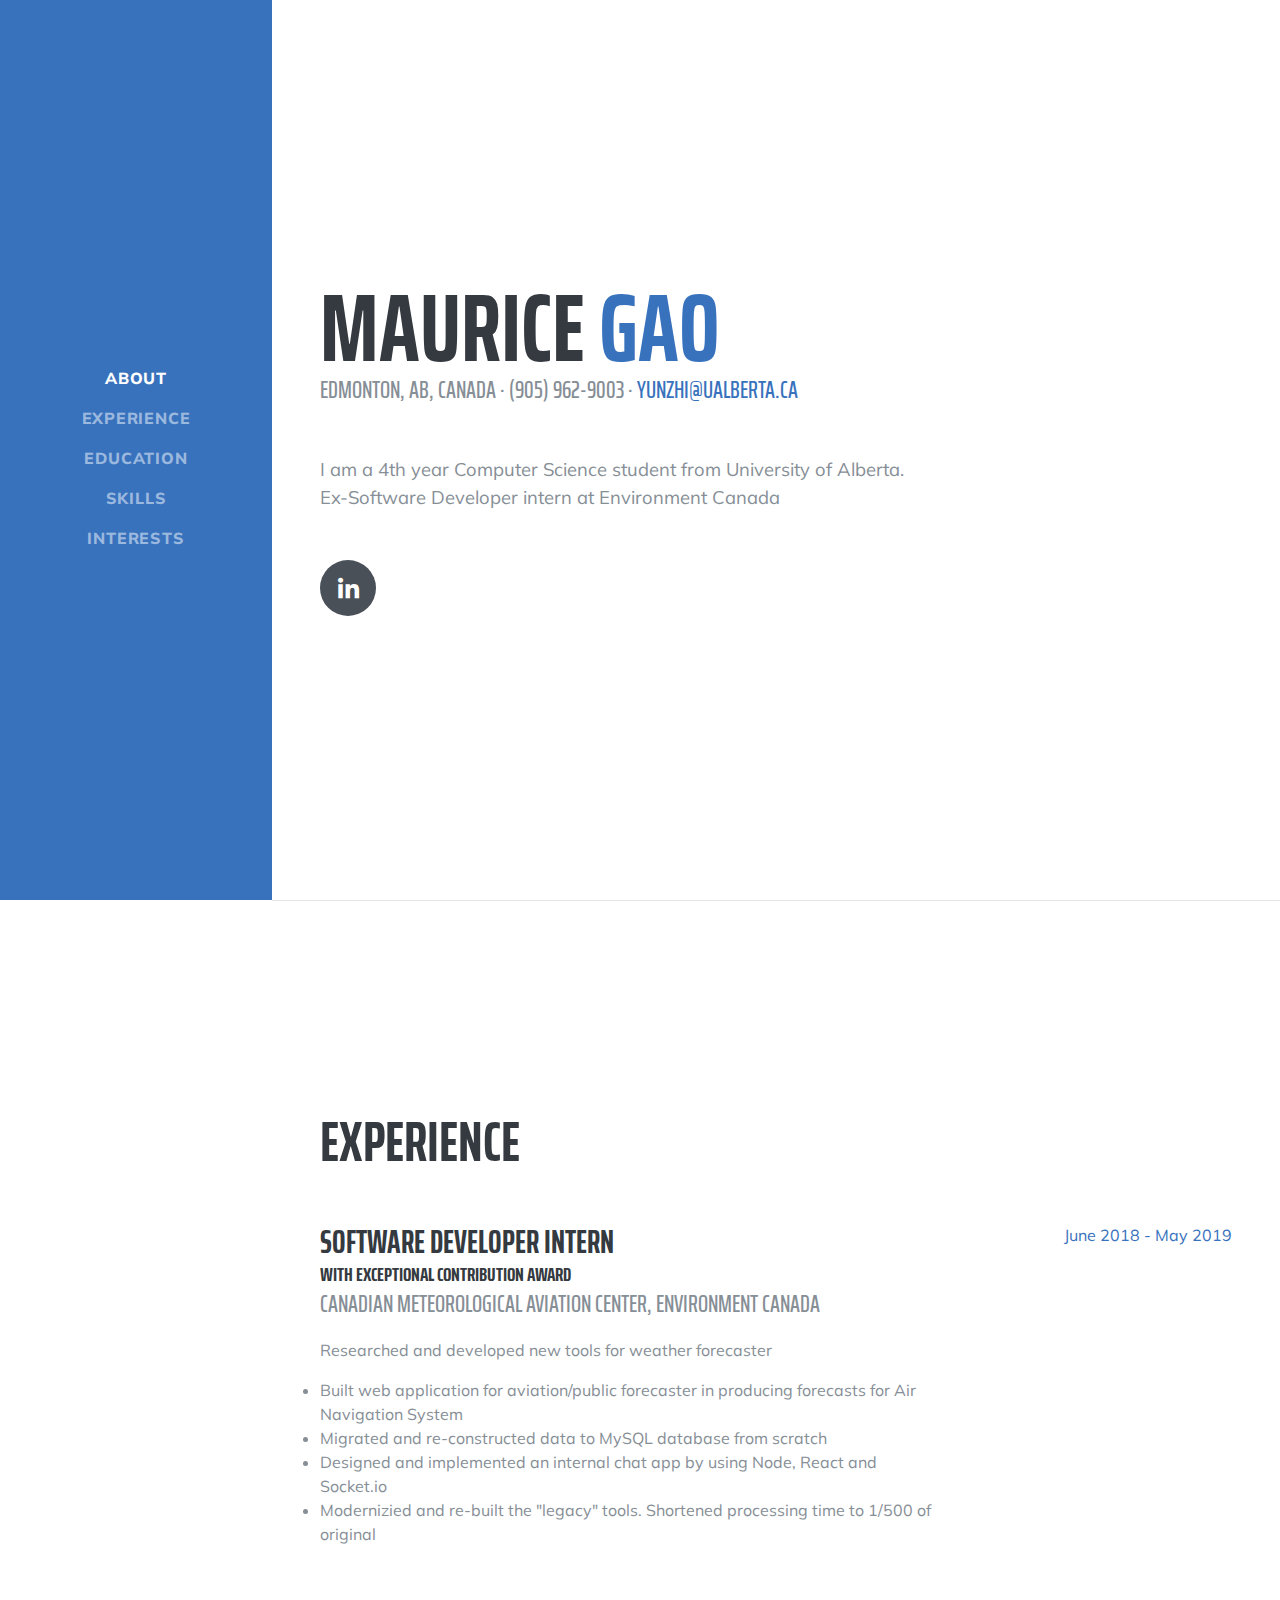
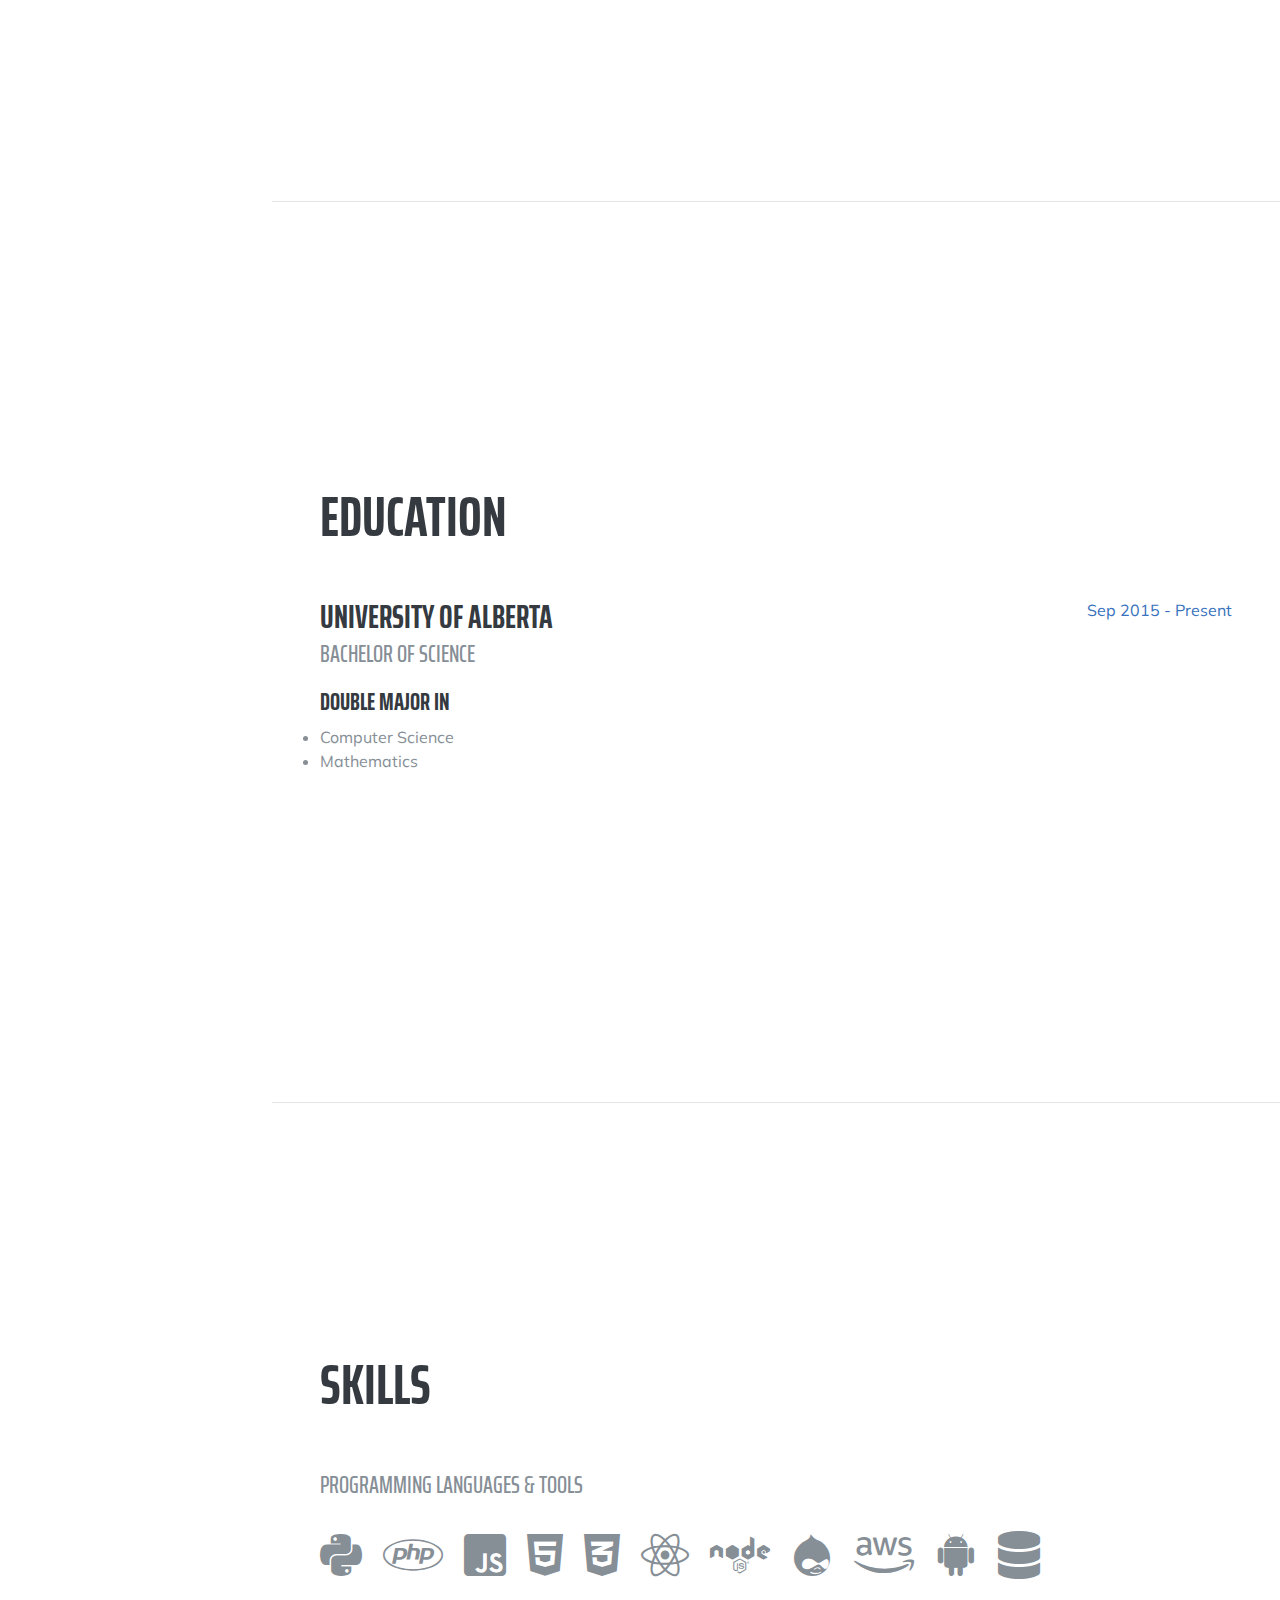
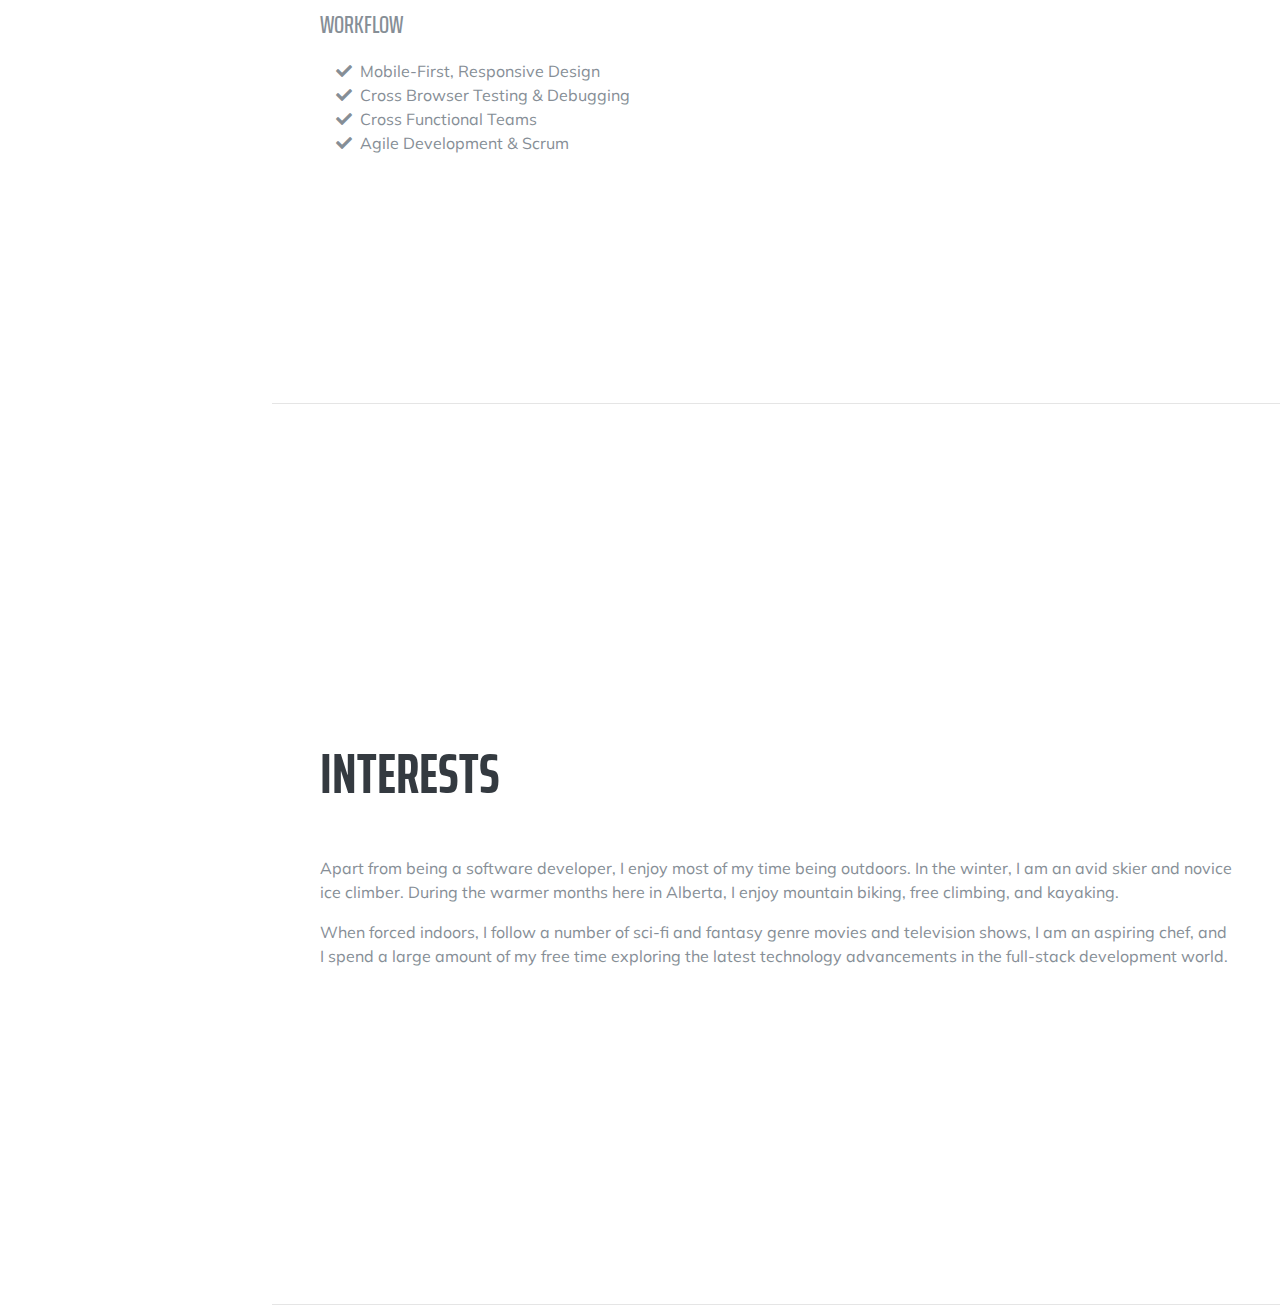
<file: index.html>
<!DOCTYPE html>
<html lang="en">
  <!-- Chatra {literal} -->
  <script>
    (function(d, w, c) {
        w.ChatraID = 'hEKLEhHfYr5m9ZAWy';
        var s = d.createElement('script');
        w[c] = w[c] || function() {
            (w[c].q = w[c].q || []).push(arguments);
        };
        s.async = true;
        s.src = 'https://call.chatra.io/chatra.js';
        if (d.head) d.head.appendChild(s);
    })(document, window, 'Chatra');
  </script>
  <!-- /Chatra {/literal} -->
  <head>

    <meta charset="utf-8">
    <meta name="viewport" content="width=device-width, initial-scale=1, shrink-to-fit=yes">
    <meta name="description" content="">
    <meta name="author" content="">

    <title>Maurice Gao</title>

    <!-- Bootstrap core CSS -->
    <link href="vendor/bootstrap/css/bootstrap.min.css" rel="stylesheet">

    <!-- Custom fonts for this template -->
    <link href="https://fonts.googleapis.com/css?family=Saira+Extra+Condensed:500,700" rel="stylesheet">
    <link href="https://fonts.googleapis.com/css?family=Muli:400,400i,800,800i" rel="stylesheet">
    <link href="vendor/fontawesome-free/css/all.min.css" rel="stylesheet">

    <!-- Custom styles for this template -->
    <link href="css/resume.css" rel="stylesheet">

  </head>

  <body id="page-top">

    <nav class="navbar navbar-expand-lg navbar-dark bg-primary fixed-top" id="sideNav">
      <a class="navbar-brand js-scroll-trigger" href="#page-top">
        <span class="d-block d-lg-none">Maurice Gao</span>
        <span class="d-none d-lg-block">
          <!-- <img class="img-fluid img-profile rounded-circle mx-auto mb-2" src="img/icon.PNG" alt=""> -->
        </span>
      </a>
      <button class="navbar-toggler" type="button" data-toggle="collapse" data-target="#navbarSupportedContent" aria-controls="navbarSupportedContent" aria-expanded="false" aria-label="Toggle navigation">
        <span class="navbar-toggler-icon"></span>
      </button>
      <div class="collapse navbar-collapse" id="navbarSupportedContent">
        <ul class="navbar-nav">
          <li class="nav-item">
            <a class="nav-link js-scroll-trigger" href="#about">About</a>
          </li>
          <li class="nav-item">
            <a class="nav-link js-scroll-trigger" href="#experience">Experience</a>
          </li>
          <li class="nav-item">
            <a class="nav-link js-scroll-trigger" href="#education">Education</a>
          </li>
          <li class="nav-item">
            <a class="nav-link js-scroll-trigger" href="#skills">Skills</a>
          </li>
          <li class="nav-item">
            <a class="nav-link js-scroll-trigger" href="#interests">Interests</a>
          </li>
          <!--<li class="nav-item">
            <a class="nav-link js-scroll-trigger" href="#awards">Awards</a>
          </li>-->
        </ul>
      </div>
    </nav>

    <div class="container-fluid p-0">

      <section class="resume-section p-3 p-lg-5 d-flex d-column" id="about">
        <div class="my-auto">
          <h1 class="mb-0">Maurice
            <span class="text-primary">Gao</span>
          </h1>
          <div class="subheading mb-5">Edmonton, AB, Canada · (905) 962-9003 ·
            <a href="mailto:name@email.com">yunzhi@ualberta.ca</a>
          </div>
          <p class="lead mb-5">I am a 4th year Computer Science student from University of Alberta. <br>Ex-Software Developer intern at Environment Canada</p>
          <div class="social-icons">
            <a href="https://www.linkedin.com/in/mauricegao/">
              <i class="fab fa-linkedin-in"></i>
            </a>
            <!-- <a href="#">
              <i class="fab fa-github"></i>
            </a>
            <a href="#">
              <i class="fab fa-twitter"></i>
            </a>
            <a href="#">
              <i class="fab fa-facebook-f"></i>
            </a> -->
          </div>
        </div>
      </section>

      <hr class="m-0">

      <section class="resume-section p-3 p-lg-5 d-flex flex-column" id="experience">
        <div class="my-auto">
          <h2 class="mb-5">Experience</h2>

          <div class="resume-item d-flex flex-column flex-md-row mb-5">
            <div class="resume-content mr-auto">
              <h3 class="mb-0">Software Developer Intern</h3>
              <h5 class="mb-0">with exceptional contribution award</h3>
              <div class="subheading mb-3">Canadian Meteorological Aviation Center, Environment Canada</div>
              <p>Researched and developed new tools for weather forecaster<p>
              <li>Built web application for aviation/public forecaster in producing forecasts for Air Navigation System</li>
              <li>Migrated and re-constructed data to MySQL database from scratch</li>
              <li>Designed and implemented an internal chat app by using Node, React and Socket.io</li>
              <li>Modernizied and re-built the "legacy" tools. Shortened processing time to 1/500 of original</li>
            </div>
            <div class="resume-date text-md-right">
              <span class="text-primary">June 2018 - May 2019</span>
            </div>
          </div>

          <!--<div class="resume-item d-flex flex-column flex-md-row mb-5">
            <div class="resume-content mr-auto">
              <h3 class="mb-0">Web Developer</h3>
              <div class="subheading mb-3">Intelitec Solutions</div>
              <p>Capitalize on low hanging fruit to identify a ballpark value added activity to beta test. Override the digital divide with additional clickthroughs from DevOps. Nanotechnology immersion along the information highway will close the loop on focusing solely on the bottom line.</p>
            </div>
            <div class="resume-date text-md-right">
              <span class="text-primary">December 2011 - March 2013</span>
            </div>
          </div>

          <div class="resume-item d-flex flex-column flex-md-row mb-5">
            <div class="resume-content mr-auto">
              <h3 class="mb-0">Junior Web Designer</h3>
              <div class="subheading mb-3">Shout! Media Productions</div>
              <p>Podcasting operational change management inside of workflows to establish a framework. Taking seamless key performance indicators offline to maximise the long tail. Keeping your eye on the ball while performing a deep dive on the start-up mentality to derive convergence on cross-platform integration.</p>
            </div>
            <div class="resume-date text-md-right">
              <span class="text-primary">July 2010 - December 2011</span>
            </div>
          </div>

          <div class="resume-item d-flex flex-column flex-md-row">
            <div class="resume-content mr-auto">
              <h3 class="mb-0">Web Design Intern</h3>
              <div class="subheading mb-3">Shout! Media Productions</div>
              <p>Collaboratively administrate empowered markets via plug-and-play networks. Dynamically procrastinate B2C users after installed base benefits. Dramatically visualize customer directed convergence without revolutionary ROI.</p>
            </div>
            <div class="resume-date text-md-right">
              <span class="text-primary">September 2008 - June 2010</span>
            </div>
          </div>-->

        </div>

      </section>

      <hr class="m-0">

      <section class="resume-section p-3 p-lg-5 d-flex flex-column" id="education">
        <div class="my-auto">
          <h2 class="mb-5">Education</h2>

          <div class="resume-item d-flex flex-column flex-md-row mb-5">
            <div class="resume-content mr-auto">
              <h3 class="mb-0">University of Alberta</h3>
              <div class="subheading mb-3">Bachelor of Science</div>
              <h4>Double Major in</h5>
              <li>Computer Science</li>
              <li>Mathematics</li>

              
            </div>
            <div class="resume-date text-md-right">
              <span class="text-primary">Sep 2015 - Present</span>
            </div>
          </div>

          <!--<div class="resume-item d-flex flex-column flex-md-row">
            <div class="resume-content mr-auto">
              <h3 class="mb-0">James Buchanan High School</h3>
              <div class="subheading mb-3">Technology Magnet Program</div>
              <p>GPA: 3.56</p>
            </div>
            <div class="resume-date text-md-right">
              <span class="text-primary">August 2002 - May 2006</span>
            </div>
          </div>-->

        </div>
      </section>

      <hr class="m-0">

      <section class="resume-section p-3 p-lg-5 d-flex flex-column" id="skills">
        <div class="my-auto">
          <h2 class="mb-5">Skills</h2>

          <div class="subheading mb-3">Programming Languages &amp; Tools</div>
          <ul class="list-inline dev-icons">
            <li class="list-inline-item">
              <i class="fab fa-python"></i>
            </li>
            <li class="list-inline-item">
              <i class="fab fa-php"></i>
            </li>
            <li class="list-inline-item">
              <i class="fab fa-js-square"></i>
            </li>
            <li class="list-inline-item">
              <i class="fab fa-html5"></i>
            </li>
            <li class="list-inline-item">
              <i class="fab fa-css3-alt"></i>
            </li>

            <li class="list-inline-item">
              <i class="fab fa-react"></i>
            </li>
            <li class="list-inline-item">
              <i class="fab fa-node"></i>
            </li>
            <li class="list-inline-item">
              <i class="fab fa-drupal"></i>
            </li>
            <li class="list-inline-item">
              <i class="fab fa-aws"></i>
            </li>
            <li class="list-inline-item">
              <i class="fab fa-android"></i>
            </li>
            <li class="list-inline-item">
              <i class="fas fa-database"></i>
            </li>
          </ul>

          <div class="subheading mb-3">Workflow</div>
          <ul class="fa-ul mb-0">
            <li>
              <i class="fa-li fa fa-check"></i>
              Mobile-First, Responsive Design</li>
            <li>
              <i class="fa-li fa fa-check"></i>
              Cross Browser Testing &amp; Debugging</li>
            <li>
              <i class="fa-li fa fa-check"></i>
              Cross Functional Teams</li>
            <li>
              <i class="fa-li fa fa-check"></i>
              Agile Development &amp; Scrum</li>
          </ul>
        </div>
      </section>

      <hr class="m-0">

      <section class="resume-section p-3 p-lg-5 d-flex flex-column" id="interests">
        <div class="my-auto">
          <h2 class="mb-5">Interests</h2>
          <p>Apart from being a software developer, I enjoy most of my time being outdoors. In the winter, I am an avid skier and novice ice climber. During the warmer months here in Alberta, I enjoy mountain biking, free climbing, and kayaking.</p>
          <p class="mb-0">When forced indoors, I follow a number of sci-fi and fantasy genre movies and television shows, I am an aspiring chef, and I spend a large amount of my free time exploring the latest technology advancements in the full-stack development world.</p>
        </div>
      </section>

      <hr class="m-0">

      <!--<section class="resume-section p-3 p-lg-5 d-flex flex-column" id="awards">
        <div class="my-auto">
          <h2 class="mb-5">Awards &amp; Certifications</h2>
          <ul class="fa-ul mb-0">
            <li>
              <i class="fa-li fa fa-trophy text-warning"></i>
              Google Analytics Certified Developer</li>
            <li>
              <i class="fa-li fa fa-trophy text-warning"></i>
              Mobile Web Specialist - Google Certification</li>
            <li>
              <i class="fa-li fa fa-trophy text-warning"></i>
              1<sup>st</sup>
              Place - University of Colorado Boulder - Emerging Tech Competition 2009</li>
            <li>
              <i class="fa-li fa fa-trophy text-warning"></i>
              1<sup>st</sup>
              Place - University of Colorado Boulder - Adobe Creative Jam 2008 (UI Design Category)</li>
            <li>
              <i class="fa-li fa fa-trophy text-warning"></i>
              2<sup>nd</sup>
              Place - University of Colorado Boulder - Emerging Tech Competition 2008</li>
            <li>
              <i class="fa-li fa fa-trophy text-warning"></i>
              1<sup>st</sup>
              Place - James Buchanan High School - Hackathon 2006</li>
            <li>
              <i class="fa-li fa fa-trophy text-warning"></i>
              3<sup>rd</sup>
              Place - James Buchanan High School - Hackathon 2005</li>
          </ul>
        </div>
      </section>-->

    </div>

    <!-- Bootstrap core JavaScript -->
    <script src="vendor/jquery/jquery.min.js"></script>
    <script src="vendor/bootstrap/js/bootstrap.bundle.min.js"></script>

    <!-- Plugin JavaScript -->
    <script src="vendor/jquery-easing/jquery.easing.min.js"></script>

    <!-- Custom scripts for this template -->
    <script src="js/resume.min.js"></script>

  </body>

</html>
</file>
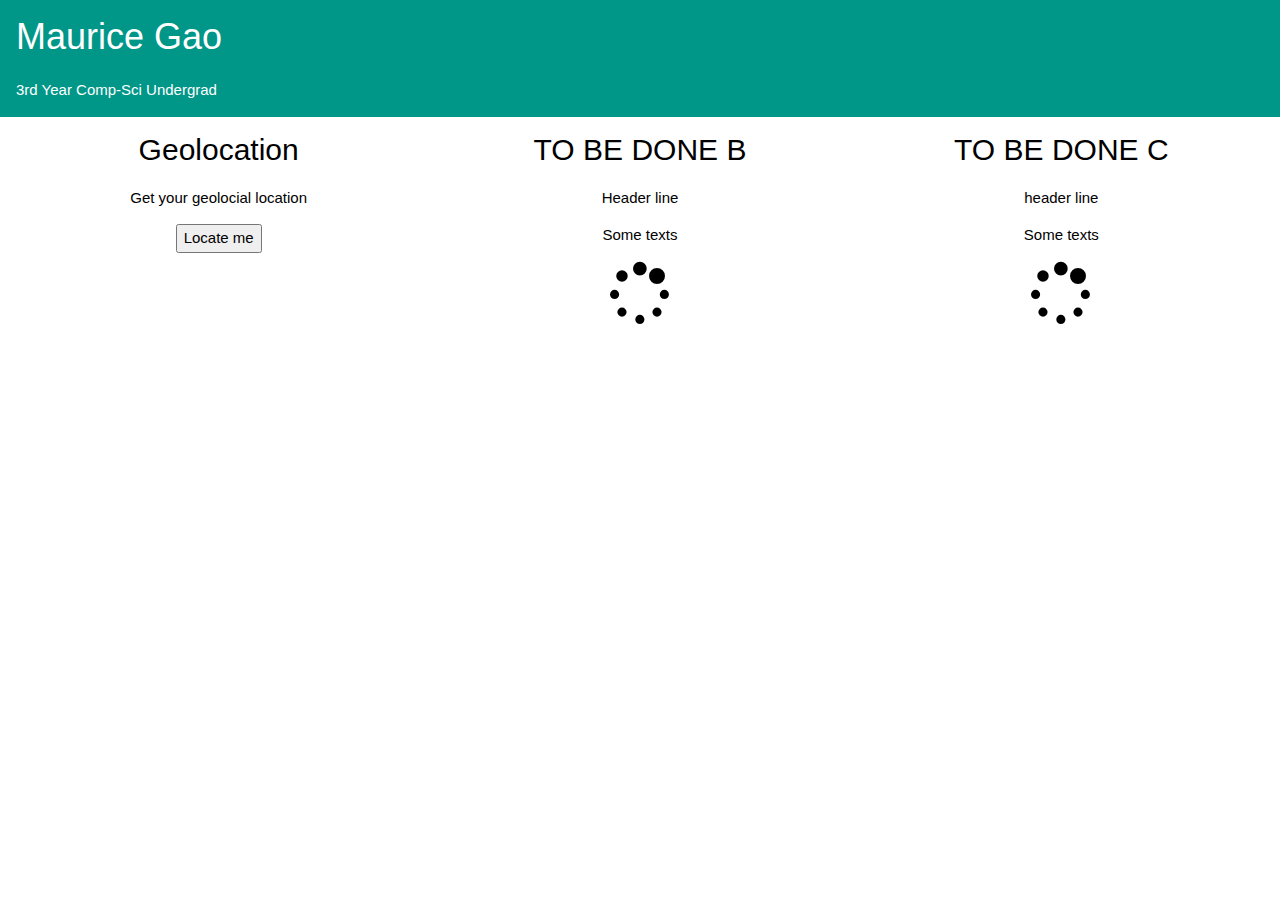
<file: indexReal.html>
<!DOCTYPE html>
<html>
  <title>Maurice Gao</title>
  <meta name="viewport" content="width=device-width, initial-scale=1">
  <link rel="stylesheet" href="https://www.w3schools.com/w3css/4/w3.css">
  <link rel="stylesheet" href="https://cdnjs.cloudflare.com/ajax/libs/font-awesome/4.7.0/css/font-awesome.min.css">
  
  <body>

    <div class="w3-container w3-teal">
      <h1>Maurice Gao</h1> 
      <p>3rd Year Comp-Sci Undergrad</p> 
    </div>



    <!-- 
      Get Location function
    -->
    
    <div class="w3-row-padding ">
      <div class="w3-third w3-center w3-animate-left">
        <h2>Geolocation</h2>
        <!--
          <p><i class="fa fa-spinner w3-spin" style="font-size:64px"></i></p>
        -->
        <p id="getLatLon">Get your geolocial location</p>
        <button onclick="getLocation()">Locate me</button>

        <div id="mapholder"></div>
        
        <script src="https://maps.google.com/maps/api/js?key=AIzaSyBXDhBrbRsbU1dn4ZvPe1Nd_Kij_oWgwt4"></script>

        <script>
          var x = document.getElementById("getLatLon");
          function getLocation() {
              if (navigator.geolocation) {
                  navigator.geolocation.getCurrentPosition(showPosition, showError);
              } else { 
                  x.innerHTML = "Geolocation is not supported by this browser.";
              }
          }

          function showPosition(position) {
              var lat = position.coords.latitude;
              var lon = position.coords.longitude;
              var latlon = new google.maps.LatLng(lat, lon)
              var mapholder = document.getElementById('mapholder')
              mapholder.style.height = '250px';
              mapholder.style.width = '500px';

              var myOptions = {
              center:latlon,zoom:14,
              mapTypeId:google.maps.MapTypeId.ROADMAP,
              mapTypeControl:false,
              navigationControlOptions:{style:google.maps.NavigationControlStyle.SMALL}
              }
              
              var map = new google.maps.Map(document.getElementById("mapholder"), myOptions);
              var marker = new google.maps.Marker({position:latlon,map:map,title:"You are here!"});
          }

          function showError(error) {
              switch(error.code) {
                  case error.PERMISSION_DENIED:
                      x.innerHTML = "User denied the request for Geolocation."
                      break;
                  case error.POSITION_UNAVAILABLE:
                      x.innerHTML = "Location information is unavailable."
                      break;
                  case error.TIMEOUT:
                      x.innerHTML = "The request to get user location timed out."
                      break;
                  case error.UNKNOWN_ERROR:
                      x.innerHTML = "An unknown error occurred."
                      break;
              }
          }
          </script>
      </div>
    <!-- 
      Get Location function
    -->



      <div class="w3-third w3-center w3-animate-bottom">
        <h2>TO BE DONE B</h2>
        <p>Header line</p> 
        <p>Some texts</p>
        <p><i class="fa fa-spinner w3-spin" style="font-size:64px"></i></p>
      </div>

      <div class="w3-third w3-center w3-animate-right">
        <h2>TO BE DONE C</h2>
        <p>header line</p>
        <p>Some texts</p>
        <p><i class="fa fa-spinner w3-spin" style="font-size:64px"></i></p>
      </div>
    
  </div>

  </body>
</html>
</file>
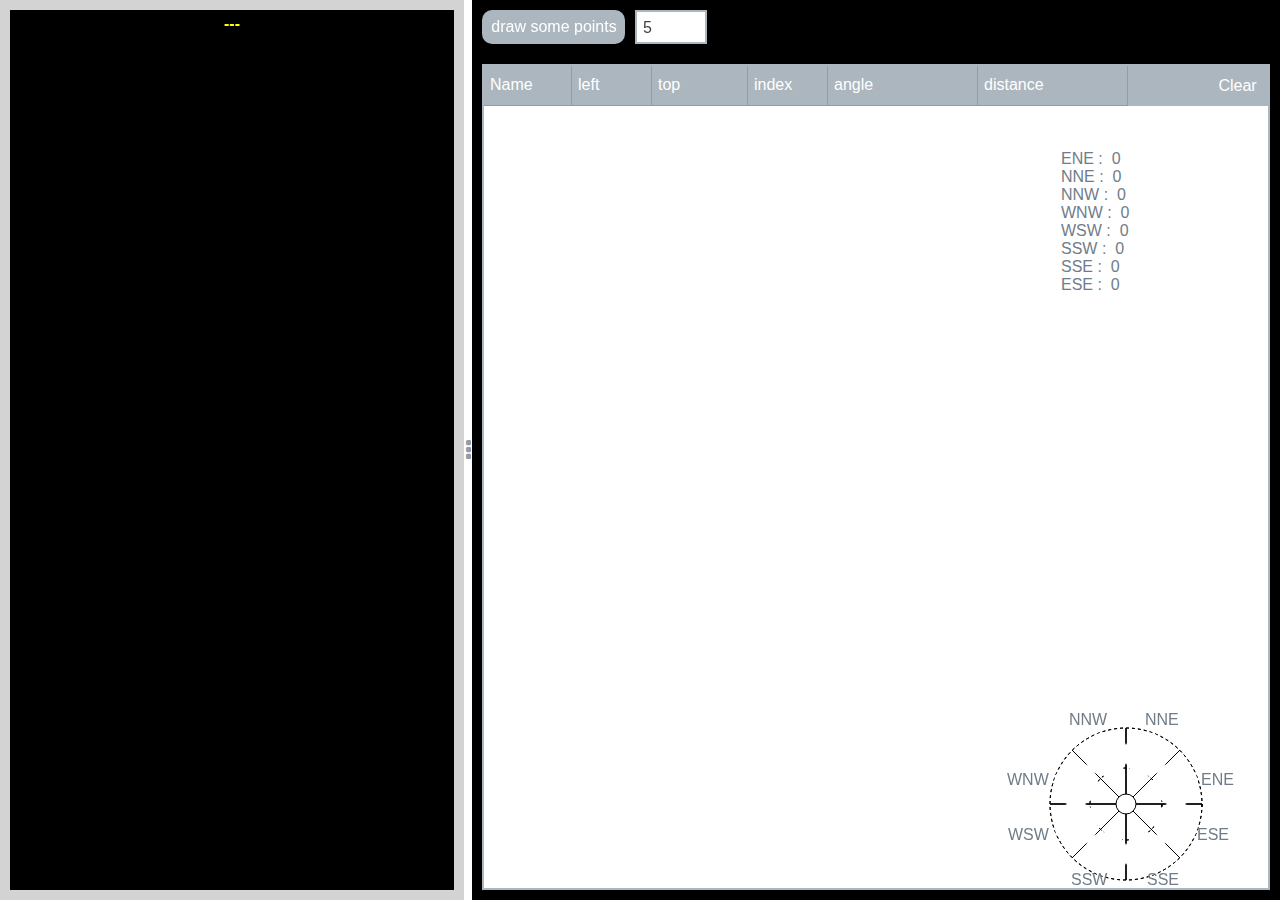
<file: oldindex.html>
<!doctype html> <html> <head> <meta http-equiv="X-UA-Compatible" content="IE=edge"> <meta name="viewport" content="user-scalable=no, width=device-width, initial-scale=1, minimum-scale=1, maximum-scale=1"> <meta http-equiv="Content-Type" content="text/html; charset=utf-8"> <meta http-equiv="Content-Style-Type" content="text/css"> <meta http-equiv="Content-Script-Type" content="text/javascript"> <link rel="icon" type="image/x-icon" href=""> <style>@font-face { font-family: "EWBIcons"; src: url("[data-uri]") format("opentype") }</style> <script type="application/json" data-ewbtype="ewbinterface" data-ewbname="TIconLibrary" data-ewbcompressed="true">{C:"TIconLibrary",D:[{a:"Find",j:{d:{c:true,h:true},a:"Icon",c:32,h:32,g:[{d:{u:true,l:true,x:true,s:true,E:true,J:true,B:true,n:true},a:"FontIcon",u:{h:true},l:{p:6,w:5},x:"\uF002",s:{a:"EWBIcons",G:24,b:4287667366},B:{F:1},n:{i:4,m:4,o:4,q:4}}]}},{a:"First",j:{d:{c:true,h:true},a:"Icon",c:32,h:32,g:[{d:{u:true,l:true,x:true,s:true,E:true,J:true,B:true,n:true},a:"FontIcon",u:{h:true},l:{p:6,w:5},x:"\uF048",s:{a:"EWBIcons",G:24,b:4287667366},B:{F:1}}]}},{a:"Prior",j:{d:{c:true,h:true},a:"Icon",c:32,h:32,g:[{d:{u:true,l:true,x:true,s:true,E:true,J:true,B:true,n:true},a:"FontIcon",u:{h:true},l:{p:6,w:5},x:"\uF281",s:{a:"EWBIcons",G:24,b:4287667366},B:{F:1}}]}},{a:"Next",j:{d:{c:true,h:true},a:"Icon",c:32,h:32,g:[{d:{u:true,l:true,x:true,s:true,E:true,J:true,B:true,n:true},a:"FontIcon",u:{h:true},l:{p:6,w:5},x:"\uF282",s:{a:"EWBIcons",G:24,b:4287667366},B:{F:1}}]}},{a:"Last",j:{d:{c:true,h:true},a:"Icon",c:32,h:32,g:[{d:{u:true,l:true,x:true,s:true,E:true,J:true,B:true,n:true},a:"FontIcon",u:{h:true},l:{p:6,w:5},x:"\uF051",s:{a:"EWBIcons",G:24,b:4287667366},B:{F:1}}]}},{a:"Add",j:{d:{c:true,h:true},a:"Icon",c:32,h:32,g:[{d:{u:true,l:true,x:true,s:true,E:true,J:true,B:true,n:true},a:"FontIcon",u:{h:true},l:{p:6,w:5},x:"\uF067",s:{a:"EWBIcons",G:24,b:4287667366},B:{F:1}}]}},{a:"Delete",j:{d:{c:true,h:true},a:"Icon",c:32,h:32,g:[{d:{u:true,l:true,x:true,s:true,E:true,J:true,B:true,n:true},a:"FontIcon",u:{h:true},l:{p:6,w:5},x:"\uF068",s:{a:"EWBIcons",G:24,b:4287667366},B:{F:1}}]}},{a:"Edit",j:{d:{c:true,h:true},a:"Icon",c:32,h:32,g:[{d:{u:true,l:true,x:true,s:true,E:true,J:true,B:true,n:true},a:"FontIcon",u:{h:true},l:{p:6,w:5},x:"\uF040",s:{a:"EWBIcons",G:24,b:4287667366},B:{F:1}}]}},{a:"OK",j:{d:{c:true,h:true},a:"Icon",c:32,h:32,g:[{d:{u:true,l:true,x:true,s:true,E:true,J:true,B:true,n:true},a:"FontIcon",u:{h:true},l:{p:6,w:5},x:"\uF00C",s:{a:"EWBIcons",G:24,b:4287667366},B:{F:1}}]}},{a:"Cancel",j:{d:{c:true,h:true},a:"Icon",c:32,h:32,g:[{d:{u:true,l:true,x:true,s:true,E:true,J:true,B:true,n:true},a:"FontIcon",u:{h:true},l:{p:6,w:5},x:"\uF00D",s:{a:"EWBIcons",G:24,b:4287667366},B:{F:1}}]}},{a:"MediaPlay",j:{d:{c:true,h:true},a:"Icon",c:32,h:32,g:[{d:{u:true,l:true,x:true,s:true,E:true,J:true,B:true,n:true},a:"FontIcon",u:{h:true},l:{p:6,w:5},x:"\uF04B",s:{a:"EWBIcons",G:24,b:4285562249},B:{F:1}}]}},{a:"MediaPause",j:{d:{c:true,h:true},a:"Icon",c:32,h:32,g:[{d:{u:true,l:true,x:true,s:true,E:true,J:true,B:true,n:true},a:"FontIcon",u:{h:true},l:{p:6,w:5},x:"\uF04C",s:{a:"EWBIcons",G:24,b:4285562249},B:{F:1}}]}},{a:"MediaVolumeMin",j:{d:{c:true,h:true},a:"Icon",c:32,h:32,g:[{d:{u:true,l:true,x:true,s:true,E:true,J:true,B:true,n:true},a:"FontIcon",u:{h:true},l:{p:6,w:5},x:"\uF026",s:{a:"EWBIcons",G:24,b:4285562249},B:{F:1}}]}},{a:"MediaVolumeMax",j:{d:{c:true,h:true},a:"Icon",c:32,h:32,g:[{d:{u:true,l:true,x:true,s:true,E:true,J:true,B:true,n:true},a:"FontIcon",u:{h:true},l:{p:6,w:5},x:"\uF028",s:{a:"EWBIcons",G:24,b:4285562249},B:{F:1}}]}},{a:"Menu",j:{d:{c:true,h:true},a:"Icon",c:32,h:32,g:[{d:{u:true,l:true,x:true,s:true,E:true,J:true,B:true,n:true},a:"FontIcon",u:{h:true},l:{p:6,w:5},x:"\uF0C9",s:{a:"EWBIcons",G:24,b:4294967295},B:{F:1}}]}},{a:"EWB",j:{d:{c:true,h:true},a:"Icon",c:32,h:32,g:[{d:{u:true,l:true,x:true,s:true,E:true,J:true,B:true,n:true},a:"FontIcon",u:{h:true},l:{p:6,w:5},x:"\uF283",s:{a:"EWBIcons",G:32,b:4294967295},B:{F:1}}]}},{a:"Gear",j:{d:{c:true,h:true},a:"Icon",c:48,h:48,g:[{d:{u:true,l:true,x:true,s:true,E:true,J:true,B:true,n:true},a:"FontIcon",u:{h:true},l:{p:6,w:5},x:"\uF013",s:{a:"EWBIcons",G:40,b:4292731362},B:{F:1}}]}},{a:"Person",j:{d:{c:true,h:true},a:"Icon",c:48,h:48,g:[{d:{u:true,l:true,x:true,s:true,E:true,J:true,B:true,n:true},a:"FontIcon",u:{h:true},l:{p:6,w:5},x:"\uF007",s:{a:"EWBIcons",G:40,b:4280317381},B:{F:1},n:{i:4,m:4,o:4,q:4}}]}},{a:"Order",j:{d:{c:true,h:true},a:"Icon",c:32,h:32,g:[{d:{u:true,l:true,x:true,s:true,E:true,J:true,B:true,n:true},a:"FontIcon",u:{h:true},l:{p:6,w:5},x:"\uF15C",s:{a:"EWBIcons",G:24,b:4287667366},B:{F:1},n:{i:4,m:4,o:4,q:4}}]}}]}</script> <script type="application/json" data-ewbtype="ewbinterface" data-ewbname="TModalOverlay" data-ewbcompressed="true">{C:"TModalOverlay",D:[{a:"Normal",j:{a:"Overlay",c:289,h:142,l:{p:1,w:8},f:false,e:{r:{b:3362749575}},v:50}}]}</script> <script type="application/json" data-ewbtype="ewbinterface" data-ewbname="TSurface" data-ewbcompressed="true">{C:"TSurface",D:[{a:"Normal",j:{a:"Root",c:289,h:142,l:{p:1,w:8},e:{r:{b:4294967295}},g:[{a:"Client",c:289,h:142,l:{p:1,w:8},z:0,y:0,e:{r:{ay:1}}}]}}]}</script> <script type="application/json" data-ewbtype="ewbinterface" data-ewbname="TForm" data-ewbcompressed="true">{C:"TForm",D:[{a:"Normal",j:{a:"Base",c:597,h:450,g:[{a:"Client",c:597,h:450,l:{A:8,p:1,w:8},z:0,y:0,s:{b:4283124555}}]}}]}</script> <script type="application/json" data-ewbtype="ewbinterface" data-ewbname="TDialogCloseButton" data-ewbcompressed="true">{C:"TDialogCloseButton",D:[{a:"Normal",j:{a:"Base",c:20,h:20,l:{A:4,p:9},g:[{d:{t:true},a:"FontIcon",c:20,h:20,u:{h:true},l:{p:6,w:5},z:0,y:0,x:"\uF00D",s:{a:"EWBIcons",G:20,b:4294967295},B:{F:1}}]}},{a:"Hot",j:{a:"Base",g:[{d:{t:true},a:"FontIcon"}]}},{a:"Pushed",j:{a:"Base",g:[{d:{t:true},a:"FontIcon",t:{i:3,m:3}}]}}]}</script> <script type="application/json" data-ewbtype="ewbinterface" data-ewbname="TDialogCaptionBar" data-ewbcompressed="true">{C:"TDialogCaptionBar",D:[{a:"Normal",j:{a:"Base",c:490,h:44,l:{A:7,p:1,w:5},n:{i:10,m:4,o:10,q:4},g:[{a:"Icon",m:2,c:22,h:32,l:{A:5,p:6},z:0,f:false,y:1,t:{o:6}},{a:"Caption",m:6,c:470,h:24,u:{h:true},l:{A:5,p:6,w:5},z:1,y:0,x:"Caption",s:{a:"Segoe UI",G:18,b:4294967295}}]}}]}</script> <script type="application/json" data-ewbtype="ewbinterface" data-ewbname="TDialog" data-ewbcompressed="true">{C:"TDialog",D:[{a:"Normal",j:{a:"Base",c:597,h:450,e:{r:{b:4281767126}},n:{m:4},U:{b:1677721600,aj:2,ai:2,ak:6,f:true},g:[{d:{f:true},a:"Client",i:4,c:589,h:442,l:{A:8,p:1,w:8},z:0,y:1,e:{r:{b:4294967295}},s:{b:4283124555},t:{i:4,o:4,q:4}},{a:"Grip",i:577,m:426,c:20,h:20,l:{p:13},z:1,f:false,y:0,L:9}]}}]}</script> <script type="application/json" data-ewbtype="ewbinterface" data-ewbname="TProgressDialog" data-ewbcompressed="true">{C:"TProgressDialog",D:[{a:"Normal",j:{a:"Base",c:418,h:124,u:{c:true,h:true},f:false,e:{r:{b:3359458112}},n:{i:10,m:10,o:20,q:10},U:{b:4289509054,aj:2,ai:2,ak:6,f:true},g:[{a:"Client",c:378,h:84,u:{c:true,h:true},l:{A:5,p:6},z:0,y:0,g:[{a:"Icon",m:18,c:48,h:48,l:{A:5,p:6},z:0,y:0,t:{o:10},g:[{d:{x:true,s:true,E:true,J:true,B:true,n:true},a:"FontIcon",i:2,m:2,c:45,h:45,u:{c:true,h:true},l:{p:7},z:0,y:0,x:"\uF110",s:{a:"EWBIcons",G:40,b:4293755163},B:{F:1}}]},{a:"Message",i:58,m:42,c:320,u:{c:true,h:true},l:{A:5,p:6},z:1,y:1,x:"Message",s:{a:"Segoe UI",G:18,b:4294967295},B:{aa:true}}]}]}}]}</script> <script type="application/json" data-ewbtype="ewbinterface" data-ewbname="TMessageDialog" data-ewbcompressed="true">{C:"TMessageDialog",D:[{a:"Normal",j:{a:"Base",c:165,h:110,u:{c:true,h:true},f:false,e:{r:{b:4281767126}},n:{m:4},U:{b:4289509054,aj:2,ai:2,ak:6,f:true},g:[{a:"Static",i:4,c:157,h:78,u:{c:true,h:true},l:{A:7,p:1},z:0,y:0,e:{r:{b:4294967295}},s:{b:4283124555},n:{i:20,m:20,o:20,q:10},t:{i:4,o:4},g:[{d:{c:true,h:true,l:true},a:"Icon",c:48,h:48,l:{A:5,p:6},z:0,y:0,t:{o:6},g:[{d:{u:true,x:true,s:true,E:true,J:true,B:true,n:true},a:"FontIcon",i:2,m:-1,c:44,h:50,u:{c:true,h:true},l:{p:7},z:0,y:0,x:"\uF058",s:{a:"EWBIcons",G:46,b:4280658533},B:{F:1},n:{i:2,m:2,o:2,q:2}}]},{d:{u:true,l:true,L:true,s:true,E:true,J:true,T:true,B:true},a:"Message",i:54,m:13,c:63,h:22,u:{c:true,h:true},l:{A:7,p:6,Y:true},z:1,y:1,x:"Message",s:{a:"Segoe UI",b:4282204992},B:{aa:true}}]},{a:"Client",i:4,m:78,c:157,h:24,u:{h:true},l:{A:7,p:1,w:5},z:1,y:1,e:{r:{b:4294967295}},n:{m:4,o:20,q:20},t:{i:4,o:4,q:4}}]}},{a:"Warning",j:{a:"Base",g:[{a:"Static",g:[{d:{c:true,h:true,l:true},a:"Icon",c:48,h:48,l:{A:5,p:6},g:[{d:{u:true,x:true,s:true,E:true,J:true,B:true,n:true},a:"FontIcon",u:{c:true,h:true},x:"\uF071",s:{a:"EWBIcons",G:46,b:4294424904},B:{F:1},n:{i:2,m:2,o:2,q:2}}]},{d:{u:true,l:true,L:true,s:true,E:true,J:true,T:true,B:true},a:"Message",u:{c:true,h:true},l:{A:7,p:6,Y:true},s:{a:"Segoe UI",b:4282204992},B:{aa:true}}]},{a:"Client"}]}},{a:"Error",j:{a:"Base",g:[{a:"Static",g:[{d:{c:true,h:true,l:true},a:"Icon",c:48,h:48,l:{A:5,p:6},g:[{d:{u:true,x:true,s:true,E:true,J:true,B:true,n:true},a:"FontIcon",u:{c:true,h:true},x:"\uF057",s:{a:"EWBIcons",G:46,b:4291316552},B:{F:1},n:{i:2,m:2,o:2,q:2}}]},{d:{u:true,l:true,L:true,s:true,E:true,J:true,T:true,B:true},a:"Message",u:{c:true,h:true},l:{A:7,p:6,Y:true},s:{a:"Segoe UI",b:4282204992},B:{aa:true}}]},{a:"Client"}]}},{a:"Information",j:{a:"Base",g:[{a:"Static",g:[{d:{c:true,h:true,l:true},a:"Icon",c:48,h:48,l:{A:5,p:6},g:[{d:{u:true,x:true,s:true,E:true,J:true,B:true,n:true},a:"FontIcon",u:{c:true,h:true},x:"\uF05A",s:{a:"EWBIcons",G:46,b:4281767126},B:{F:1},n:{i:2,m:2,o:2,q:2}}]},{d:{u:true,l:true,L:true,s:true,E:true,J:true,T:true,B:true},a:"Message",u:{c:true,h:true},l:{A:7,p:6,Y:true},s:{a:"Segoe UI",b:4282204992},B:{aa:true}}]},{a:"Client"}]}},{a:"Confirmation",j:{a:"Base",g:[{a:"Static",g:[{d:{c:true,h:true,l:true},a:"Icon",c:48,h:48,l:{A:5,p:6},g:[{d:{u:true,x:true,s:true,E:true,J:true,B:true,n:true},a:"FontIcon",u:{c:true,h:true},x:"\uF059",s:{a:"EWBIcons",G:46,b:4281767126},B:{F:1},n:{i:2,m:2,o:2,q:2}}]},{d:{u:true,l:true,L:true,s:true,E:true,J:true,T:true,B:true},a:"Message",u:{c:true,h:true},l:{A:7,p:6,Y:true},s:{a:"Segoe UI",b:4282204992},B:{aa:true}}]},{a:"Client"}]}}]}</script> <script type="application/json" data-ewbtype="ewbinterface" data-ewbname="TDatabase" data-ewbcompressed="true">{C:"TDatabase",D:[{a:"Design",j:{a:"Database"}}]}</script> <script type="application/json" data-ewbtype="ewbinterface" data-ewbname="TScrollBarUpButton" data-ewbcompressed="true">{C:"TScrollBarUpButton",D:[{a:"Normal",j:{a:"Base",c:16,h:20,l:{A:7,p:3},g:[{d:{E:true,t:true},a:"FontIcon",m:2,c:16,h:16,u:{h:true},l:{p:6,w:5},z:0,y:0,x:"\uF077",s:{a:"EWBIcons",b:4289509054},B:{F:1}}]}},{a:"Hot",j:{a:"Base",g:[{d:{E:true,t:true},a:"FontIcon",s:{b:4287667366}}]}},{a:"Pushed",j:{a:"Base",g:[{d:{E:true,t:true},a:"FontIcon",s:{b:4287667366},t:{q:3}}]}}]}</script> <script type="application/json" data-ewbtype="ewbinterface" data-ewbname="TScrollBarDownButton" data-ewbcompressed="true">{C:"TScrollBarDownButton",D:[{a:"Normal",j:{a:"Base",c:16,h:20,l:{A:2,p:12},g:[{d:{E:true,t:true},a:"FontIcon",m:2,c:16,h:16,u:{h:true},l:{p:6,w:5},z:0,y:0,x:"\uF078",s:{a:"EWBIcons",b:4289509054},B:{F:1}}]}},{a:"Hot",j:{d:{t:true},a:"Base",g:[{d:{E:true,t:true},a:"FontIcon",s:{b:4287667366}}]}},{a:"Pushed",j:{d:{t:true},a:"Base",g:[{d:{E:true,t:true},a:"FontIcon",s:{b:4287667366},t:{m:3}}]}}]}</script> <script type="application/json" data-ewbtype="ewbinterface" data-ewbname="TScrollBarLeftButton" data-ewbcompressed="true">{C:"TScrollBarLeftButton",D:[{a:"Normal",j:{a:"Base",c:20,h:16,l:{A:5,p:6},g:[{d:{E:true,t:true},a:"FontIcon",c:20,h:16,u:{h:true},l:{p:6,w:5},z:0,y:0,x:"\uF053",s:{a:"EWBIcons",b:4289509054},B:{F:1}}]}},{a:"Hot",j:{a:"Base",g:[{d:{E:true,t:true},a:"FontIcon",s:{b:4287667366}}]}},{a:"Pushed",j:{a:"Base",g:[{d:{E:true,t:true},a:"FontIcon",s:{b:4287667366},t:{o:3}}]}}]}</script> <script type="application/json" data-ewbtype="ewbinterface" data-ewbname="TScrollBarRightButton" data-ewbcompressed="true">{C:"TScrollBarRightButton",D:[{a:"Normal",j:{a:"Base",c:20,h:16,l:{A:4,p:9},g:[{d:{E:true,t:true},a:"FontIcon",c:20,h:16,u:{h:true},l:{p:6,w:5},z:0,y:0,x:"\uF054",s:{a:"EWBIcons",b:4289509054},B:{F:1}}]}},{a:"Hot",j:{a:"Base",g:[{d:{E:true,t:true},a:"FontIcon",s:{b:4289509054}}]}},{a:"Pushed",j:{a:"Base",g:[{d:{E:true,t:true},a:"FontIcon",s:{b:4287667366},t:{i:3}}]}}]}</script> <script type="application/json" data-ewbtype="ewbinterface" data-ewbname="TScrollBarThumbVertical" data-ewbcompressed="true">{C:"TScrollBarThumbVertical",D:[{a:"Normal",j:{d:{e:true},a:"Base",c:16,h:20,e:{r:{b:4289509054}},O:{as:{c:16,h:20}}}},{a:"Hot",j:{d:{e:true},a:"Base",e:{r:{b:4287667366}}}},{a:"Pushed",j:{d:{e:true},a:"Base",e:{r:{b:4287667366}}}}]}</script> <script type="application/json" data-ewbtype="ewbinterface" data-ewbname="TScrollBarThumbHorizontal" data-ewbcompressed="true">{C:"TScrollBarThumbHorizontal",D:[{a:"Normal",j:{d:{e:true},a:"Base",c:20,h:16,e:{r:{b:4289509054}},O:{as:{c:20,h:16}}}},{a:"Hot",j:{d:{e:true},a:"Base",e:{r:{b:4287667366}}}},{a:"Pushed",j:{d:{e:true},a:"Base",e:{r:{b:4287667366}}}}]}</script> <script type="application/json" data-ewbtype="ewbinterface" data-ewbname="TScrollBarVertical" data-ewbcompressed="true">{C:"TScrollBarVertical",D:[{a:"Normal",j:{d:{l:true,N:true,t:true},a:"Base",c:16,h:138,l:{A:4,p:4,w:7},t:{i:4,m:4,o:4,q:4}}}]}</script> <script type="application/json" data-ewbtype="ewbinterface" data-ewbname="TScrollBarHorizontal" data-ewbcompressed="true">{C:"TScrollBarHorizontal",D:[{a:"Normal",j:{d:{l:true,t:true},a:"Base",c:138,h:16,l:{A:2,p:10,w:5},t:{i:4,m:4,o:4,q:4}}}]}</script> <script type="application/json" data-ewbtype="ewbinterface" data-ewbname="TPanelMinimizeButton" data-ewbcompressed="true">{C:"TPanelMinimizeButton",D:[{a:"Normal",j:{a:"Base",c:20,h:20,l:{A:4,p:9},t:{o:4},g:[{d:{t:true},a:"FontIcon",c:20,h:20,u:{h:true},l:{p:6,w:5},z:0,y:0,x:"\uF077",s:{a:"EWBIcons",G:20,b:4294967295},B:{F:1}}]}},{a:"Hot",j:{a:"Base",g:[{d:{t:true},a:"FontIcon"}]}},{a:"Pushed",j:{a:"Base",g:[{d:{t:true},a:"FontIcon",t:{i:3,m:3}}]}}]}</script> <script type="application/json" data-ewbtype="ewbinterface" data-ewbname="TPanelRestoreButton" data-ewbcompressed="true">{C:"TPanelRestoreButton",D:[{a:"Normal",j:{a:"Base",c:20,h:20,l:{A:4,p:9},t:{o:4},g:[{d:{t:true},a:"FontIcon",c:20,h:20,u:{h:true},l:{p:6,w:5},z:0,y:0,x:"\uF078",s:{a:"EWBIcons",G:20,b:4294967295},B:{F:1}}]}},{a:"Hot",j:{a:"Base",g:[{d:{t:true},a:"FontIcon"}]}},{a:"Pushed",j:{a:"Base",g:[{d:{t:true},a:"FontIcon",t:{i:3,m:3}}]}}]}</script> <script type="application/json" data-ewbtype="ewbinterface" data-ewbname="TPanelCloseButton" data-ewbcompressed="true">{C:"TPanelCloseButton",D:[{a:"Normal",j:{a:"Base",c:20,h:20,l:{A:4,p:9},g:[{d:{t:true},a:"FontIcon",c:20,h:20,u:{h:true},l:{p:6,w:5},z:0,y:0,x:"\uF00D",s:{a:"EWBIcons",G:20,b:4294967295},B:{F:1}}]}},{a:"Hot",j:{a:"Base",g:[{d:{t:true},a:"FontIcon"}]}},{a:"Pushed",j:{a:"Base",g:[{d:{t:true},a:"FontIcon",t:{i:3,m:3}}]}}]}</script> <script type="application/json" data-ewbtype="ewbinterface" data-ewbname="TPanelCaptionBar" data-ewbcompressed="true">{C:"TPanelCaptionBar",D:[{a:"Normal",j:{a:"Base",c:490,h:50,l:{A:7,p:1,w:5},e:{r:{b:4287667366}},n:{i:10,m:4,o:10,q:4},g:[{a:"Icon",m:9,c:24,h:24,l:{A:5,p:6},z:0,f:false,y:1,t:{o:6}},{a:"Caption",m:9,c:470,h:24,u:{h:true},l:{p:6,w:5},z:1,y:0,x:"Caption",s:{a:"Segoe UI",G:18,b:4294967295}}]}}]}</script> <script type="application/json" data-ewbtype="ewbinterface" data-ewbname="TPanel" data-ewbcompressed="true">{C:"TPanel",D:[{a:"Normal",j:{a:"Base",c:400,h:200,e:{r:{b:4292731362}},g:[{a:"Client",c:400,h:200,l:{A:8,p:1,w:8},z:0,y:0,s:{b:4283124555}}]}},{a:"Minimized",j:{a:"Base",g:[{d:{h:true,u:true},a:"Client"}]}}]}</script> <script type="application/json" data-ewbtype="ewbinterface" data-ewbname="TGroupPanel" data-ewbcompressed="true">{C:"TGroupPanel",D:[{a:"Normal",j:{a:"Base",c:400,h:300,e:{r:{b:4294967295}},k:{m:{b:4292731362,c:2,f:true},i:{b:4292731362,c:2,f:true},o:{b:4292731362,c:2,f:true},q:{b:4292731362,c:2,f:true}},g:[{a:"Caption",i:6,m:6,c:390,h:39,u:{h:true},l:{p:1,Y:true,w:5},z:0,y:1,x:"Caption",s:{a:"Segoe UI",G:20,b:4287667366},n:{i:10,m:6,o:10,q:6},t:{i:6,m:6}},{a:"Client",m:50,c:396,h:246,l:{A:8,p:1,w:8},z:1,y:0,t:{m:50}}]}}]}</script> <script type="application/json" data-ewbtype="ewbinterface" data-ewbname="TBasicPanel" data-ewbcompressed="true">{C:"TBasicPanel",D:[{a:"Normal",j:{a:"Base",c:400,h:250,e:{r:{b:4294967295}}}}]}</script> <script type="application/json" data-ewbtype="ewbinterface" data-ewbname="THeaderPanel" data-ewbcompressed="true">{C:"THeaderPanel",D:[{a:"Normal",j:{a:"Base",c:552,h:60,l:{A:7,p:1,w:5},e:{r:{b:4282204992}}}}]}</script> <script type="application/json" data-ewbtype="ewbinterface" data-ewbname="TScrollPanel" data-ewbcompressed="true">{C:"TScrollPanel",D:[{a:"Normal",j:{a:"Base",c:400,h:250,g:[{a:"Client",c:400,h:250,l:{A:8,p:1,w:8},z:0,y:0}]}}]}</script> <script type="application/json" data-ewbtype="ewbinterface" data-ewbname="TButton" data-ewbcompressed="true">{C:"TButton",D:[{a:"Normal",j:{d:{e:true,n:true,v:true},a:"Base",c:80,h:34,e:{r:{b:4289509054}},n:{i:4,m:2,o:4,q:2},g:[{a:"Client",i:8,m:4,c:56,h:22,u:{c:true,h:true},l:{A:5,p:7},z:0,y:0,t:{i:4,o:4},g:[{a:"Icon",c:24,h:24,l:{A:5,p:6},z:0,f:false,y:1,t:{o:4}},{a:"Caption",c:56,h:22,u:{c:true,h:true},l:{A:5,p:6},z:1,y:0,x:"Caption",s:{a:"Segoe UI",b:4294967295},B:{F:1}}]}]}},{a:"Hot",j:{d:{e:true,n:true,v:true},a:"Base",e:{r:{b:4290364621}},n:{i:4,m:2,o:4,q:2},g:[{a:"Client",g:[{a:"Icon"},{a:"Caption"}]}]}},{a:"Focused",j:{d:{e:true,n:true,v:true},a:"Base",e:{r:{b:4281767126}},n:{i:4,m:2,o:4,q:2},g:[{a:"Client",g:[{a:"Icon"},{a:"Caption"}]}]}},{a:"Pushed",j:{d:{e:true,n:true,v:true},a:"Base",e:{r:{b:4287667366}},n:{i:5,m:3,o:3,q:1},g:[{a:"Client",g:[{a:"Icon"},{a:"Caption"}]}]}},{a:"Disabled",j:{d:{e:true,n:true,v:true},a:"Base",e:{r:{b:4289509054}},n:{i:4,m:2,o:4,q:2},v:70,g:[{a:"Client",g:[{a:"Icon"},{a:"Caption"}]}]}}]}</script> <script type="application/json" data-ewbtype="ewbinterface" data-ewbname="TIconButton" data-ewbcompressed="true">{C:"TIconButton",D:[{a:"Normal",j:{d:{n:true,v:true},a:"Base",c:34,h:34,n:{i:4,m:4,o:4,q:4},g:[{a:"Icon",c:26,h:26,l:{A:8,p:1,w:8},z:0,y:0}]}},{a:"Hot",j:{d:{n:true,v:true},a:"Base",n:{i:4,m:4,o:4,q:4},g:[{a:"Icon"}]}},{a:"Pushed",j:{d:{n:true,v:true},a:"Base",n:{i:4,m:4,o:2,q:2},g:[{a:"Icon"}]}},{a:"Disabled",j:{d:{n:true,v:true},a:"Base",n:{i:4,m:4,o:4,q:4},v:70,g:[{a:"Icon"}]}}]}</script> <script type="application/json" data-ewbtype="ewbinterface" data-ewbname="TCheckBoxIndeterminate" data-ewbcompressed="true">{C:"TCheckBoxIndeterminate",D:[{a:"Normal",j:{d:{v:true},a:"Base",c:114,h:34,n:{i:4},g:[{d:{e:true,k:true},a:"Icon",m:5,c:24,h:24,l:{A:5,p:6},z:0,y:1,e:{r:{b:4294967295}},k:{m:{b:4289509054,c:2,f:true},i:{b:4289509054,c:2,f:true},o:{b:4289509054,c:2,f:true},q:{b:4289509054,c:2,f:true}},t:{m:2,q:2},g:[{d:{u:true,l:true,e:true,x:true},a:"FontIcon",i:3,m:8,c:14,h:4,l:{p:7},z:0,y:0,e:{r:{b:4280658533}},s:{a:"EWBIcons",b:4280658533},B:{F:1}}]},{a:"Caption",i:30,m:6,c:56,h:22,u:{c:true,h:true},l:{A:5,p:6},z:1,y:0,x:"Caption",s:{a:"Segoe UI",b:4285562249},t:{i:6}}]}},{a:"Hot",j:{d:{v:true},a:"Base",g:[{d:{e:true,k:true},a:"Icon",e:{r:{b:4294967295}},k:{m:{b:4290364621,c:2,f:true},i:{b:4290364621,c:2,f:true},o:{b:4290364621,c:2,f:true},q:{b:4290364621,c:2,f:true}},g:[{d:{u:true,l:true,e:true,x:true},a:"FontIcon",l:{p:7},e:{r:{b:4280658533}}}]},{a:"Caption"}]}},{a:"Focused",j:{d:{v:true},a:"Base",g:[{d:{e:true,k:true},a:"Icon",e:{r:{b:4294967295}},k:{m:{b:4281767126,c:2,f:true},i:{b:4281767126,c:2,f:true},o:{b:4281767126,c:2,f:true},q:{b:4281767126,c:2,f:true}},g:[{d:{u:true,l:true,e:true,x:true},a:"FontIcon",l:{p:7},e:{r:{b:4280658533}}}]},{a:"Caption"}]}},{a:"Pushed",j:{d:{v:true},a:"Base",g:[{d:{e:true,k:true},a:"Icon",e:{r:{b:4294967295}},k:{m:{b:4287667366,c:2,f:true},i:{b:4287667366,c:2,f:true},o:{b:4287667366,c:2,f:true},q:{b:4287667366,c:2,f:true}},g:[{d:{u:true,l:true,e:true,x:true},a:"FontIcon",l:{p:7},e:{r:{b:4280658533}}}]},{a:"Caption"}]}},{a:"Disabled",j:{d:{v:true},a:"Base",v:70,g:[{d:{e:true,k:true},a:"Icon",e:{r:{b:4294967295}},k:{m:{b:4289509054,c:2,f:true},i:{b:4289509054,c:2,f:true},o:{b:4289509054,c:2,f:true},q:{b:4289509054,c:2,f:true}},g:[{d:{u:true,l:true,e:true,x:true},a:"FontIcon",l:{p:7},e:{r:{b:4280658533}}}]},{a:"Caption"}]}},{a:"ReadOnly",j:{d:{v:true},a:"Base",g:[{d:{e:true,k:true},a:"Icon",e:{r:{b:4292731362}},k:{m:{b:4289509054,c:2,f:true},i:{b:4289509054,c:2,f:true},o:{b:4289509054,c:2,f:true},q:{b:4289509054,c:2,f:true}},g:[{d:{u:true,l:true,e:true,x:true},a:"FontIcon",l:{p:7},e:{r:{b:4280658533}}}]},{a:"Caption"}]}},{a:"Error",j:{d:{v:true},a:"Base",g:[{d:{e:true,k:true},a:"Icon",e:{r:{b:4294967295}},k:{m:{b:4291316552,c:2,f:true},i:{b:4291316552,c:2,f:true},o:{b:4291316552,c:2,f:true},q:{b:4291316552,c:2,f:true}},g:[{d:{u:true,l:true,e:true,x:true},a:"FontIcon",l:{p:7},e:{r:{b:4280658533}}}]},{a:"Caption"}]}}]}</script> <script type="application/json" data-ewbtype="ewbinterface" data-ewbname="TCheckBoxUnselected" data-ewbcompressed="true">{C:"TCheckBoxUnselected",D:[{a:"Normal",j:{d:{v:true},a:"Base",c:114,h:34,n:{i:4},g:[{d:{e:true,k:true},a:"Icon",m:5,c:24,h:24,l:{A:5,p:6},z:0,y:1,e:{r:{b:4294967295}},k:{m:{b:4289509054,c:2,f:true},i:{b:4289509054,c:2,f:true},o:{b:4289509054,c:2,f:true},q:{b:4289509054,c:2,f:true}},t:{m:2,q:2},g:[{d:{u:true,l:true,e:true,x:true},a:"FontIcon",m:10,c:20,l:{p:6,w:5},z:0,y:0,s:{a:"EWBIcons",b:4280658533},B:{F:1}}]},{a:"Caption",i:30,m:6,c:56,h:22,u:{c:true,h:true},l:{A:5,p:6},z:1,y:0,x:"Caption",s:{a:"Segoe UI",b:4285562249},t:{i:6}}]}},{a:"Hot",j:{d:{v:true},a:"Base",g:[{d:{e:true,k:true},a:"Icon",e:{r:{b:4294967295}},k:{m:{b:4290364621,c:2,f:true},i:{b:4290364621,c:2,f:true},o:{b:4290364621,c:2,f:true},q:{b:4290364621,c:2,f:true}},g:[{d:{u:true,l:true,e:true,x:true},a:"FontIcon",l:{p:6,w:5}}]},{a:"Caption"}]}},{a:"Focused",j:{d:{v:true},a:"Base",g:[{d:{e:true,k:true},a:"Icon",e:{r:{b:4294967295}},k:{m:{b:4281767126,c:2,f:true},i:{b:4281767126,c:2,f:true},o:{b:4281767126,c:2,f:true},q:{b:4281767126,c:2,f:true}},g:[{d:{u:true,l:true,e:true,x:true},a:"FontIcon",l:{p:6,w:5}}]},{a:"Caption"}]}},{a:"Pushed",j:{d:{v:true},a:"Base",g:[{d:{e:true,k:true},a:"Icon",e:{r:{b:4294967295}},k:{m:{b:4287667366,c:2,f:true},i:{b:4287667366,c:2,f:true},o:{b:4287667366,c:2,f:true},q:{b:4287667366,c:2,f:true}},g:[{d:{u:true,l:true,e:true,x:true},a:"FontIcon",l:{p:6,w:5}}]},{a:"Caption"}]}},{a:"Disabled",j:{d:{v:true},a:"Base",v:70,g:[{d:{e:true,k:true},a:"Icon",e:{r:{b:4294967295}},k:{m:{b:4289509054,c:2,f:true},i:{b:4289509054,c:2,f:true},o:{b:4289509054,c:2,f:true},q:{b:4289509054,c:2,f:true}},g:[{d:{u:true,l:true,e:true,x:true},a:"FontIcon",l:{p:6,w:5}}]},{a:"Caption"}]}},{a:"ReadOnly",j:{d:{v:true},a:"Base",g:[{d:{e:true,k:true},a:"Icon",e:{r:{b:4292731362}},k:{m:{b:4289509054,c:2,f:true},i:{b:4289509054,c:2,f:true},o:{b:4289509054,c:2,f:true},q:{b:4289509054,c:2,f:true}},g:[{d:{u:true,l:true,e:true,x:true},a:"FontIcon",l:{p:6,w:5}}]},{a:"Caption"}]}},{a:"Error",j:{d:{v:true},a:"Base",g:[{d:{e:true,k:true},a:"Icon",e:{r:{b:4294967295}},k:{m:{b:4291316552,c:2,f:true},i:{b:4291316552,c:2,f:true},o:{b:4291316552,c:2,f:true},q:{b:4291316552,c:2,f:true}},g:[{d:{u:true,l:true,e:true,x:true},a:"FontIcon",l:{p:6,w:5}}]},{a:"Caption"}]}}]}</script> <script type="application/json" data-ewbtype="ewbinterface" data-ewbname="TCheckBoxSelected" data-ewbcompressed="true">{C:"TCheckBoxSelected",D:[{a:"Normal",j:{d:{v:true},a:"Base",c:114,h:34,n:{i:4},g:[{d:{e:true,k:true},a:"Icon",m:5,c:24,h:24,l:{A:5,p:6},z:0,y:1,e:{r:{b:4294967295}},k:{m:{b:4289509054,c:2,f:true},i:{b:4289509054,c:2,f:true},o:{b:4289509054,c:2,f:true},q:{b:4289509054,c:2,f:true}},t:{m:2,q:2},g:[{d:{u:true,l:true,e:true,x:true},a:"FontIcon",m:2,c:20,h:16,u:{h:true},l:{p:6,w:5},z:0,y:0,x:"\uF00C",s:{a:"EWBIcons",b:4280658533},B:{F:1}}]},{a:"Caption",i:30,m:6,c:56,h:22,u:{c:true,h:true},l:{A:5,p:6},z:1,y:0,x:"Caption",s:{a:"Segoe UI",b:4285562249},t:{i:6}}]}},{a:"Hot",j:{d:{v:true},a:"Base",g:[{d:{e:true,k:true},a:"Icon",e:{r:{b:4294967295}},k:{m:{b:4290364621,c:2,f:true},i:{b:4290364621,c:2,f:true},o:{b:4290364621,c:2,f:true},q:{b:4290364621,c:2,f:true}},g:[{d:{u:true,l:true,e:true,x:true},a:"FontIcon",u:{h:true},l:{p:6,w:5},x:"\uF00C"}]},{a:"Caption"}]}},{a:"Focused",j:{d:{v:true},a:"Base",g:[{d:{e:true,k:true},a:"Icon",e:{r:{b:4294967295}},k:{m:{b:4281767126,c:2,f:true},i:{b:4281767126,c:2,f:true},o:{b:4281767126,c:2,f:true},q:{b:4281767126,c:2,f:true}},g:[{d:{u:true,l:true,e:true,x:true},a:"FontIcon",u:{c:true,h:true},l:{p:6,w:5},x:"\uF00C"}]},{a:"Caption"}]}},{a:"Pushed",j:{d:{v:true},a:"Base",g:[{d:{e:true,k:true},a:"Icon",e:{r:{b:4294967295}},k:{m:{b:4287667366,c:2,f:true},i:{b:4287667366,c:2,f:true},o:{b:4287667366,c:2,f:true},q:{b:4287667366,c:2,f:true}},g:[{d:{u:true,l:true,e:true,x:true},a:"FontIcon",u:{h:true},l:{p:6,w:5},x:"\uF00C"}]},{a:"Caption"}]}},{a:"Disabled",j:{d:{v:true},a:"Base",v:70,g:[{d:{e:true,k:true},a:"Icon",e:{r:{b:4294967295}},k:{m:{b:4289509054,c:2,f:true},i:{b:4289509054,c:2,f:true},o:{b:4289509054,c:2,f:true},q:{b:4289509054,c:2,f:true}},g:[{d:{u:true,l:true,e:true,x:true},a:"FontIcon",u:{h:true},l:{p:6,w:5},x:"\uF00C"}]},{a:"Caption"}]}},{a:"ReadOnly",j:{d:{v:true},a:"Base",g:[{d:{e:true,k:true},a:"Icon",e:{r:{b:4292731362}},k:{m:{b:4289509054,c:2,f:true},i:{b:4289509054,c:2,f:true},o:{b:4289509054,c:2,f:true},q:{b:4289509054,c:2,f:true}},g:[{d:{u:true,l:true,e:true,x:true},a:"FontIcon",u:{h:true},l:{p:6,w:5},x:"\uF00C"}]},{a:"Caption"}]}},{a:"Error",j:{d:{v:true},a:"Base",g:[{d:{e:true,k:true},a:"Icon",e:{r:{b:4294967295}},k:{m:{b:4291316552,c:2,f:true},i:{b:4291316552,c:2,f:true},o:{b:4291316552,c:2,f:true},q:{b:4291316552,c:2,f:true}},g:[{d:{u:true,l:true,e:true,x:true},a:"FontIcon",u:{h:true},l:{p:6,w:5},x:"\uF00C"}]},{a:"Caption"}]}}]}</script> <script type="application/json" data-ewbtype="ewbinterface" data-ewbname="TRadioButtonIndeterminate" data-ewbcompressed="true">{C:"TRadioButtonIndeterminate",D:[{a:"Normal",j:{d:{v:true},a:"Base",c:114,h:34,n:{i:4},g:[{d:{e:true,k:true},a:"Icon",m:5,c:24,h:24,l:{A:5,p:6},z:0,y:1,e:{r:{b:4294967295}},k:{m:{b:4289509054,c:2,f:true},i:{b:4289509054,c:2,f:true},o:{b:4289509054,c:2,f:true},q:{b:4289509054,c:2,f:true}},N:{ad:{H:12,I:12},Z:{H:12,I:12},ae:{H:12,I:12},ac:{H:12,I:12}},g:[{d:{e:true},a:"FontIcon",i:4,m:4,c:12,h:12,l:{p:7},z:0,y:0,N:{ad:{H:6,I:6},Z:{H:6,I:6},ae:{H:6,I:6},ac:{H:6,I:6}},s:{a:"EWBIcons",G:20,b:4294967295},B:{F:1}}]},{d:{t:true},a:"Caption",i:30,m:6,c:56,h:22,u:{c:true,h:true},l:{A:5,p:6},z:1,y:0,x:"Caption",s:{a:"Segoe UI",b:4285562249},t:{i:6}}]}},{a:"Hot",j:{d:{v:true},a:"Base",g:[{d:{e:true,k:true},a:"Icon",e:{r:{b:4294967295}},k:{m:{b:4290364621,c:2,f:true},i:{b:4290364621,c:2,f:true},o:{b:4290364621,c:2,f:true},q:{b:4290364621,c:2,f:true}},g:[{d:{e:true},a:"FontIcon"}]},{d:{t:true},a:"Caption",t:{i:6}}]}},{a:"Focused",j:{d:{v:true},a:"Base",g:[{d:{e:true,k:true},a:"Icon",e:{r:{b:4294967295}},k:{m:{b:4281767126,c:2,f:true},i:{b:4281767126,c:2,f:true},o:{b:4281767126,c:2,f:true},q:{b:4281767126,c:2,f:true}},g:[{d:{e:true},a:"FontIcon"}]},{d:{t:true},a:"Caption",t:{i:6}}]}},{a:"Pushed",j:{d:{v:true},a:"Base",g:[{d:{e:true,k:true},a:"Icon",e:{r:{b:4294967295}},k:{m:{b:4287667366,c:2,f:true},i:{b:4287667366,c:2,f:true},o:{b:4287667366,c:2,f:true},q:{b:4287667366,c:2,f:true}},g:[{d:{e:true},a:"FontIcon"}]},{d:{t:true},a:"Caption",t:{i:6}}]}},{a:"Disabled",j:{d:{v:true},a:"Base",v:70,g:[{d:{e:true,k:true},a:"Icon",e:{r:{b:4294967295}},k:{m:{b:4289509054,c:2,f:true},i:{b:4289509054,c:2,f:true},o:{b:4289509054,c:2,f:true},q:{b:4289509054,c:2,f:true}},g:[{d:{e:true},a:"FontIcon"}]},{d:{t:true},a:"Caption",t:{i:6}}]}},{a:"ReadOnly",j:{d:{v:true},a:"Base",g:[{d:{e:true,k:true},a:"Icon",e:{r:{b:4292731362}},k:{m:{b:4289509054,c:2,f:true},i:{b:4289509054,c:2,f:true},o:{b:4289509054,c:2,f:true},q:{b:4289509054,c:2,f:true}},g:[{d:{e:true},a:"FontIcon"}]},{d:{t:true},a:"Caption",t:{i:6}}]}},{a:"Error",j:{d:{v:true},a:"Base",g:[{d:{e:true,k:true},a:"Icon",e:{r:{b:4294967295}},k:{m:{b:4291316552,c:2,f:true},i:{b:4291316552,c:2,f:true},o:{b:4291316552,c:2,f:true},q:{b:4291316552,c:2,f:true}},g:[{d:{e:true},a:"FontIcon"}]},{d:{t:true},a:"Caption",t:{i:6}}]}}]}</script> <script type="application/json" data-ewbtype="ewbinterface" data-ewbname="TRadioButtonUnselected" data-ewbcompressed="true">{C:"TRadioButtonUnselected",D:[{a:"Normal",j:{d:{v:true},a:"Base",c:114,h:34,n:{i:4},g:[{d:{e:true,k:true},a:"Icon",m:5,c:24,h:24,l:{A:5,p:6},z:0,y:1,e:{r:{b:4294967295}},k:{m:{b:4289509054,c:2,f:true},i:{b:4289509054,c:2,f:true},o:{b:4289509054,c:2,f:true},q:{b:4289509054,c:2,f:true}},N:{ad:{H:12,I:12},Z:{H:12,I:12},ae:{H:12,I:12},ac:{H:12,I:12}},g:[{d:{e:true},a:"FontIcon",i:4,m:4,c:12,h:12,l:{p:7},z:0,y:0,N:{ad:{H:6,I:6},Z:{H:6,I:6},ae:{H:6,I:6},ac:{H:6,I:6}},s:{a:"EWBIcons",G:20,b:4294967295},B:{F:1}}]},{d:{t:true},a:"Caption",i:30,m:6,c:56,h:22,u:{c:true,h:true},l:{A:5,p:6},z:1,y:0,x:"Caption",s:{a:"Segoe UI",b:4285562249},t:{i:6}}]}},{a:"Hot",j:{d:{v:true},a:"Base",g:[{d:{e:true,k:true},a:"Icon",e:{r:{b:4294967295}},k:{m:{b:4290364621,c:2,f:true},i:{b:4290364621,c:2,f:true},o:{b:4290364621,c:2,f:true},q:{b:4290364621,c:2,f:true}},g:[{d:{e:true},a:"FontIcon"}]},{d:{t:true},a:"Caption",t:{i:6}}]}},{a:"Focused",j:{d:{v:true},a:"Base",g:[{d:{e:true,k:true},a:"Icon",e:{r:{b:4294967295}},k:{m:{b:4281767126,c:2,f:true},i:{b:4281767126,c:2,f:true},o:{b:4281767126,c:2,f:true},q:{b:4281767126,c:2,f:true}},g:[{d:{e:true},a:"FontIcon"}]},{d:{t:true},a:"Caption",t:{i:6}}]}},{a:"Pushed",j:{d:{v:true},a:"Base",g:[{d:{e:true,k:true},a:"Icon",e:{r:{b:4294967295}},k:{m:{b:4287667366,c:2,f:true},i:{b:4287667366,c:2,f:true},o:{b:4287667366,c:2,f:true},q:{b:4287667366,c:2,f:true}},g:[{d:{e:true},a:"FontIcon"}]},{d:{t:true},a:"Caption",t:{i:6}}]}},{a:"Disabled",j:{d:{v:true},a:"Base",v:70,g:[{d:{e:true,k:true},a:"Icon",e:{r:{b:4294967295}},k:{m:{b:4289509054,c:2,f:true},i:{b:4289509054,c:2,f:true},o:{b:4289509054,c:2,f:true},q:{b:4289509054,c:2,f:true}},g:[{d:{e:true},a:"FontIcon"}]},{d:{t:true},a:"Caption",t:{i:6}}]}},{a:"ReadOnly",j:{d:{v:true},a:"Base",g:[{d:{e:true,k:true},a:"Icon",e:{r:{b:4292731362}},k:{m:{b:4289509054,c:2,f:true},i:{b:4289509054,c:2,f:true},o:{b:4289509054,c:2,f:true},q:{b:4289509054,c:2,f:true}},g:[{d:{e:true},a:"FontIcon"}]},{d:{t:true},a:"Caption",t:{i:6}}]}},{a:"Error",j:{d:{v:true},a:"Base",g:[{d:{e:true,k:true},a:"Icon",e:{r:{b:4294967295}},k:{m:{b:4291316552,c:2,f:true},i:{b:4291316552,c:2,f:true},o:{b:4291316552,c:2,f:true},q:{b:4291316552,c:2,f:true}},g:[{d:{e:true},a:"FontIcon"}]},{d:{t:true},a:"Caption",t:{i:6}}]}}]}</script> <script type="application/json" data-ewbtype="ewbinterface" data-ewbname="TRadioButtonSelected" data-ewbcompressed="true">{C:"TRadioButtonSelected",D:[{a:"Normal",j:{d:{v:true},a:"Base",c:114,h:34,n:{i:4},g:[{d:{e:true,k:true},a:"Icon",m:5,c:24,h:24,l:{A:5,p:6},z:0,y:1,e:{r:{b:4294967295}},k:{m:{b:4289509054,c:2,f:true},i:{b:4289509054,c:2,f:true},o:{b:4289509054,c:2,f:true},q:{b:4289509054,c:2,f:true}},N:{ad:{H:12,I:12},Z:{H:12,I:12},ae:{H:12,I:12},ac:{H:12,I:12}},g:[{d:{e:true},a:"FontIcon",i:4,m:4,c:12,h:12,l:{p:7},z:0,y:0,e:{r:{b:4280658533}},N:{ad:{H:6,I:6},Z:{H:6,I:6},ae:{H:6,I:6},ac:{H:6,I:6}},s:{a:"EWBIcons",G:20,b:4294967295},B:{F:1}}]},{d:{t:true},a:"Caption",i:30,m:6,c:56,h:22,u:{c:true,h:true},l:{A:5,p:6},z:1,y:0,x:"Caption",s:{a:"Segoe UI",b:4285562249},t:{i:6}}]}},{a:"Hot",j:{d:{v:true},a:"Base",g:[{d:{e:true,k:true},a:"Icon",e:{r:{b:4294967295}},k:{m:{b:4290364621,c:2,f:true},i:{b:4290364621,c:2,f:true},o:{b:4290364621,c:2,f:true},q:{b:4290364621,c:2,f:true}},g:[{d:{e:true},a:"FontIcon",e:{r:{b:4280658533}}}]},{d:{t:true},a:"Caption",t:{i:6}}]}},{a:"Focused",j:{d:{v:true},a:"Base",g:[{d:{e:true,k:true},a:"Icon",e:{r:{b:4294967295}},k:{m:{b:4281767126,c:2,f:true},i:{b:4281767126,c:2,f:true},o:{b:4281767126,c:2,f:true},q:{b:4281767126,c:2,f:true}},g:[{d:{e:true},a:"FontIcon",e:{r:{b:4280658533}}}]},{d:{t:true},a:"Caption",t:{i:6}}]}},{a:"Pushed",j:{d:{v:true},a:"Base",g:[{d:{e:true,k:true},a:"Icon",e:{r:{b:4294967295}},k:{m:{b:4287667366,c:2,f:true},i:{b:4287667366,c:2,f:true},o:{b:4287667366,c:2,f:true},q:{b:4287667366,c:2,f:true}},g:[{d:{e:true},a:"FontIcon",e:{r:{b:4280658533}}}]},{d:{t:true},a:"Caption",t:{i:6}}]}},{a:"Disabled",j:{d:{v:true},a:"Base",v:70,g:[{d:{e:true,k:true},a:"Icon",e:{r:{b:4294967295}},k:{m:{b:4289509054,c:2,f:true},i:{b:4289509054,c:2,f:true},o:{b:4289509054,c:2,f:true},q:{b:4289509054,c:2,f:true}},g:[{d:{e:true},a:"FontIcon",e:{r:{b:4280658533}}}]},{d:{t:true},a:"Caption",t:{i:6}}]}},{a:"ReadOnly",j:{d:{v:true},a:"Base",g:[{d:{e:true,k:true},a:"Icon",e:{r:{b:4292731362}},k:{m:{b:4289509054,c:2,f:true},i:{b:4289509054,c:2,f:true},o:{b:4289509054,c:2,f:true},q:{b:4289509054,c:2,f:true}},g:[{d:{e:true},a:"FontIcon",e:{r:{b:4280658533}}}]},{d:{t:true},a:"Caption",t:{i:6}}]}},{a:"Error",j:{d:{v:true},a:"Base",g:[{d:{e:true,k:true},a:"Icon",e:{r:{b:4294967295}},k:{m:{b:4291316552,c:2,f:true},i:{b:4291316552,c:2,f:true},o:{b:4291316552,c:2,f:true},q:{b:4291316552,c:2,f:true}},g:[{d:{e:true},a:"FontIcon",e:{r:{b:4280658533}}}]},{d:{t:true},a:"Caption",t:{i:6}}]}}]}</script> <script type="application/json" data-ewbtype="ewbinterface" data-ewbname="TPaint" data-ewbcompressed="true">{C:"TPaint",D:[{a:"Normal",j:{a:"Base",c:400,h:250}}]}</script> <script type="application/json" data-ewbtype="ewbinterface" data-ewbname="TLabel" data-ewbcompressed="true">{C:"TLabel",D:[{a:"Normal",j:{a:"Base",c:56,h:22,u:{c:true,h:true},x:"Caption",s:{a:"Segoe UI",b:4285562249}}}]}</script> <script type="application/json" data-ewbtype="ewbinterface" data-ewbname="TBalloonLabel" data-ewbcompressed="true">{C:"TBalloonLabel",D:[{a:"Normal",j:{a:"Base",c:200,h:66,g:[{a:"Client",c:200,h:56,u:{h:true},l:{A:7,p:1,w:5},z:0,y:0,e:{r:{b:4294424904}},n:{i:10,m:6,o:10,q:6},g:[{a:"Icon",c:32,h:32,l:{A:5,p:6},z:0,f:false,y:1,t:{o:10}},{a:"Caption",m:-3,c:180,h:22,u:{h:true},l:{A:5,p:6,w:5},z:1,y:0,x:"Caption",s:{a:"Segoe UI",b:4294967295},B:{aa:true}}]},{a:"Gutter",m:56,c:200,h:10,l:{A:7,p:1,w:5},z:1,y:1,g:[{a:"Border",i:15,c:20,h:10,l:{p:6},z:0,y:0,k:{m:{b:4294424904,c:10,f:true},i:{b:16777215,c:10,f:true},o:{b:16777215,c:10,f:true}},t:{i:15,o:15}},{a:"Arrow",i:15,c:20,h:10,l:{p:6},z:1,y:1,k:{m:{b:4294424904,c:10,f:true},i:{b:16777215,c:10,f:true},o:{b:16777215,c:10,f:true}},t:{i:15,o:15}}]}]}}]}</script> <script type="application/json" data-ewbtype="ewbinterface" data-ewbname="TAlertLabelCloseButton" data-ewbcompressed="true">{C:"TAlertLabelCloseButton",D:[{a:"Normal",j:{a:"Base",c:20,h:20,g:[{d:{t:true},a:"FontIcon",m:2,c:20,h:16,u:{h:true},l:{p:6,w:5},z:0,y:0,x:"\uF00D",s:{a:"EWBIcons",b:4294967295},B:{F:1}}]}},{a:"Hot",j:{a:"Base",g:[{d:{t:true},a:"FontIcon"}]}},{a:"Pushed",j:{a:"Base",g:[{d:{t:true},a:"FontIcon",t:{i:3,m:3}}]}}]}</script> <script type="application/json" data-ewbtype="ewbinterface" data-ewbname="TAlertLabel" data-ewbcompressed="true">{C:"TAlertLabel",D:[{a:"Normal",j:{a:"Base",c:300,h:40,u:{h:true},l:{A:7,p:1,w:5},e:{r:{b:4291907147}},n:{i:10,m:10,o:10,q:10},t:{i:6,m:6,o:6,q:6},g:[{a:"Caption",m:-1,c:284,h:22,u:{h:true},l:{A:5,p:6,w:5},z:0,y:0,x:"Caption",s:{a:"Segoe UI",b:4294967295},B:{aa:true}}]}}]}</script> <script type="application/json" data-ewbtype="ewbinterface" data-ewbname="THTMLLabel" data-ewbcompressed="true">{C:"THTMLLabel",D:[{a:"Normal",j:{a:"Base",c:276,h:162,e:{r:{b:4294967295}},s:{a:"Segoe UI",b:4285562249}}}]}</script> <script type="application/json" data-ewbtype="ewbinterface" data-ewbname="TGridTextCell" data-ewbcompressed="true">{C:"TGridTextCell",D:[{a:"Normal",j:{d:{e:true,k:true,n:true},a:"Base",c:187,h:34,l:{A:7,p:1,w:5},n:{i:6,o:7,q:1},g:[{d:{E:true},a:"Caption",m:8,c:174,h:16,u:{h:true},l:{p:6,w:5},z:0,y:0,s:{a:"Segoe UI",b:4282204992}}]}},{a:"Hot",j:{d:{e:true,k:true,n:true},a:"Base",e:{r:{b:4292731362}},n:{i:6,o:7,q:1},g:[{d:{E:true},a:"Caption",s:{b:4282204992}}]}},{a:"Focused",j:{d:{e:true,k:true,n:true},a:"Base",e:{r:{b:4281767126}},n:{i:6,o:7,q:1},g:[{d:{E:true},a:"Caption",s:{b:4294967295}}]}},{a:"Both",j:{d:{e:true,k:true,n:true},a:"Base",e:{r:{b:4281767126}},n:{i:6,o:7,q:1},g:[{d:{E:true},a:"Caption",s:{b:4294967295}}]}},{a:"Selected",j:{d:{e:true,k:true,n:true},a:"Base",e:{r:{b:4287667366}},n:{i:6,o:7,q:1},g:[{d:{E:true},a:"Caption",s:{b:4294967295}}]}}]}</script> <script type="application/json" data-ewbtype="ewbinterface" data-ewbname="TGridTextCellWithLines" data-ewbcompressed="true">{C:"TGridTextCellWithLines",D:[{a:"Normal",j:{d:{e:true,k:true,n:true},a:"Base",c:187,h:34,l:{A:7,p:1,w:5},k:{o:{b:4292731362,f:true},q:{b:4292731362,f:true}},n:{i:6,o:6},g:[{d:{E:true},a:"Caption",m:16,c:174,u:{h:true},l:{p:6,w:5},z:0,y:0,s:{a:"Segoe UI",b:4282204992}}]}},{a:"Hot",j:{d:{e:true,k:true,n:true},a:"Base",e:{r:{b:4292731362}},k:{o:{b:4292731362,f:true},q:{b:4292731362,f:true}},n:{i:6,o:6},g:[{d:{E:true},a:"Caption",s:{b:4282204992}}]}},{a:"Focused",j:{d:{e:true,k:true,n:true},a:"Base",e:{r:{b:4281767126}},k:{o:{b:4292731362,f:true},q:{b:4292731362,f:true}},n:{i:6,o:6},g:[{d:{E:true},a:"Caption",s:{b:4294967295}}]}},{a:"Both",j:{d:{e:true,k:true,n:true},a:"Base",e:{r:{b:4281767126}},k:{o:{b:4292731362,f:true},q:{b:4292731362,f:true}},n:{i:6,o:6},g:[{d:{E:true},a:"Caption",s:{b:4294967295}}]}},{a:"Selected",j:{d:{e:true,k:true,n:true},a:"Base",e:{r:{b:4287667366}},k:{o:{b:4292731362,f:true},q:{b:4292731362,f:true}},n:{i:6,o:6},g:[{d:{E:true},a:"Caption",s:{b:4294967295}}]}}]}</script> <script type="application/json" data-ewbtype="ewbinterface" data-ewbname="TGridCheckCell" data-ewbcompressed="true">{C:"TGridCheckCell",D:[{a:"Normal",j:{d:{e:true,k:true,n:true},a:"Base",c:187,h:34,l:{A:7,p:1,w:5},n:{i:6,o:7,q:1}}},{a:"Hot",j:{d:{e:true,k:true,n:true},a:"Base",e:{r:{b:4292731362}},n:{i:6,o:7,q:1}}},{a:"Focused",j:{d:{e:true,k:true,n:true},a:"Base",e:{r:{b:4281767126}},n:{i:6,o:7,q:1}}},{a:"Both",j:{d:{e:true,k:true,n:true},a:"Base",e:{r:{b:4281767126}},n:{i:6,o:7,q:1}}},{a:"Selected",j:{d:{e:true,k:true,n:true},a:"Base",e:{r:{b:4287667366}},n:{i:6,o:7,q:1}}}]}</script> <script type="application/json" data-ewbtype="ewbinterface" data-ewbname="TGridCheckCellWithLines" data-ewbcompressed="true">{C:"TGridCheckCellWithLines",D:[{a:"Normal",j:{d:{e:true,k:true,n:true},a:"Base",c:187,h:34,l:{A:7,p:1,w:5},k:{o:{b:4292731362,f:true},q:{b:4292731362,f:true}},n:{i:6,o:6}}},{a:"Hot",j:{d:{e:true,k:true,n:true},a:"Base",e:{r:{b:4292731362}},k:{o:{b:4292731362,f:true},q:{b:4292731362,f:true}},n:{i:6,o:6}}},{a:"Focused",j:{d:{e:true,k:true,n:true},a:"Base",e:{r:{b:4281767126}},k:{o:{b:4292731362,f:true},q:{b:4292731362,f:true}},n:{i:6,o:6}}},{a:"Both",j:{d:{e:true,k:true,n:true},a:"Base",e:{r:{b:4281767126}},k:{o:{b:4292731362,f:true},q:{b:4292731362,f:true}},n:{i:6,o:6}}},{a:"Selected",j:{d:{e:true,k:true,n:true},a:"Base",e:{r:{b:4287667366}},k:{o:{b:4292731362,f:true},q:{b:4292731362,f:true}},n:{i:6,o:6}}}]}</script> <script type="application/json" data-ewbtype="ewbinterface" data-ewbname="TGridCheckBoxIndeterminate" data-ewbcompressed="true">{C:"TGridCheckBoxIndeterminate",D:[{a:"Normal",j:{a:"Icon",m:5,c:24,h:24,l:{p:7},y:0,e:{r:{b:4294967295}},k:{m:{b:4289509054,c:2,f:true},i:{b:4289509054,c:2,f:true},o:{b:4289509054,c:2,f:true},q:{b:4289509054,c:2,f:true}},t:{m:2,q:2},g:[{d:{u:true,e:true,x:true},a:"FontIcon",i:3,m:8,c:14,h:4,l:{p:7},z:0,y:0,e:{r:{b:4280658533}},s:{a:"EWBIcons",b:4280658533},B:{F:1}}]}}]}</script> <script type="application/json" data-ewbtype="ewbinterface" data-ewbname="TGridCheckBoxUnselected" data-ewbcompressed="true">{C:"TGridCheckBoxUnselected",D:[{a:"Normal",j:{a:"Icon",m:5,c:24,h:24,l:{p:7},y:0,e:{r:{b:4294967295}},k:{m:{b:4289509054,c:2,f:true},i:{b:4289509054,c:2,f:true},o:{b:4289509054,c:2,f:true},q:{b:4289509054,c:2,f:true}},t:{m:2,q:2},g:[{d:{u:true,e:true,x:true},a:"FontIcon",i:11,m:10,l:{p:7},z:0,y:0,s:{a:"EWBIcons",b:4280658533},B:{F:1}}]}}]}</script> <script type="application/json" data-ewbtype="ewbinterface" data-ewbname="TGridCheckBoxSelected" data-ewbcompressed="true">{C:"TGridCheckBoxSelected",D:[{a:"Normal",j:{a:"Icon",m:5,c:24,h:24,l:{p:7},y:0,e:{r:{b:4294967295}},k:{m:{b:4289509054,c:2,f:true},i:{b:4289509054,c:2,f:true},o:{b:4289509054,c:2,f:true},q:{b:4289509054,c:2,f:true}},t:{m:2,q:2},g:[{d:{u:true,e:true,x:true},a:"FontIcon",m:2,c:20,h:16,u:{h:true},l:{p:6,w:5},z:0,y:0,x:"\uF00C",s:{a:"EWBIcons",b:4280658533},B:{F:1}}]}}]}</script> <script type="application/json" data-ewbtype="ewbinterface" data-ewbname="TGridLinkCell" data-ewbcompressed="true">{C:"TGridLinkCell",D:[{a:"Normal",j:{d:{e:true,k:true,n:true},a:"Base",c:187,h:34,l:{A:7,p:1,w:5},n:{i:6,o:7,q:1},g:[{d:{E:true,T:true},a:"Caption",m:16,c:174,u:{h:true},l:{p:6,w:5},z:0,y:0,L:5,s:{a:"Segoe UI",b:4280317381}}]}},{a:"Hot",j:{d:{e:true,k:true,n:true},a:"Base",e:{r:{b:4292731362}},n:{i:6,o:7,q:1},g:[{d:{E:true,T:true},a:"Caption",s:{b:4280317381,V:{X:true}}}]}},{a:"Focused",j:{d:{e:true,k:true,n:true},a:"Base",e:{r:{b:4281767126}},n:{i:6,o:7,q:1},g:[{d:{E:true,T:true},a:"Caption",s:{b:4294967295,V:{X:true}}}]}},{a:"Both",j:{d:{e:true,k:true,n:true},a:"Base",e:{r:{b:4281767126}},n:{i:6,o:7,q:1},g:[{d:{E:true,T:true},a:"Caption",s:{b:4294967295,V:{X:true}}}]}},{a:"Selected",j:{d:{e:true,k:true,n:true},a:"Base",e:{r:{b:4287667366}},n:{i:6,o:7,q:1},g:[{d:{E:true,T:true},a:"Caption",s:{b:4294967295,V:{X:true}}}]}}]}</script> <script type="application/json" data-ewbtype="ewbinterface" data-ewbname="TGridLinkCellWithLines" data-ewbcompressed="true">{C:"TGridLinkCellWithLines",D:[{a:"Normal",j:{d:{e:true,k:true,n:true},a:"Base",c:187,h:34,l:{A:7,p:1,w:5},k:{o:{b:4292731362,f:true},q:{b:4292731362,f:true}},n:{i:6,o:6},g:[{d:{E:true,T:true},a:"Caption",m:16,c:174,u:{h:true},l:{p:6,w:5},z:0,y:0,L:5,s:{a:"Segoe UI",b:4280317381}}]}},{a:"Hot",j:{d:{e:true,k:true,n:true},a:"Base",e:{r:{b:4292731362}},k:{o:{b:4292731362,f:true},q:{b:4292731362,f:true}},n:{i:6,o:6},g:[{d:{E:true,T:true},a:"Caption",s:{b:4280317381,V:{X:true}}}]}},{a:"Focused",j:{d:{e:true,k:true,n:true},a:"Base",e:{r:{b:4281767126}},k:{o:{b:4292731362,f:true},q:{b:4292731362,f:true}},n:{i:6,o:6},g:[{d:{E:true,T:true},a:"Caption",s:{b:4294967295,V:{X:true}}}]}},{a:"Both",j:{d:{e:true,k:true,n:true},a:"Base",e:{r:{b:4281767126}},k:{o:{b:4292731362,f:true},q:{b:4292731362,f:true}},n:{i:6,o:6},g:[{d:{E:true,T:true},a:"Caption",s:{b:4294967295,V:{X:true}}}]}},{a:"Selected",j:{d:{e:true,k:true,n:true},a:"Base",e:{r:{b:4287667366}},k:{o:{b:4292731362,f:true},q:{b:4292731362,f:true}},n:{i:6,o:6},g:[{d:{E:true,T:true},a:"Caption",s:{b:4294967295,V:{X:true}}}]}}]}</script> <script type="application/json" data-ewbtype="ewbinterface" data-ewbname="TGridIconCell" data-ewbcompressed="true">{C:"TGridIconCell",D:[{a:"Normal",j:{d:{e:true,k:true,n:true},a:"Base",c:187,h:34,l:{A:7,p:1,w:5},n:{i:6,o:7,q:1},g:[{a:"Icon",c:174,h:33,l:{p:1,w:8},z:0,y:0}]}},{a:"Hot",j:{d:{e:true,k:true,n:true},a:"Base",e:{r:{b:4292731362}},n:{i:6,o:7,q:1},g:[{a:"Icon"}]}},{a:"Focused",j:{d:{e:true,k:true,n:true},a:"Base",e:{r:{b:4281767126}},n:{i:6,o:7,q:1},g:[{a:"Icon"}]}},{a:"Both",j:{d:{e:true,k:true,n:true},a:"Base",e:{r:{b:4281767126}},n:{i:6,o:7,q:1},g:[{a:"Icon"}]}},{a:"Selected",j:{d:{e:true,k:true,n:true},a:"Base",e:{r:{b:4287667366}},n:{i:6,o:7,q:1},g:[{a:"Icon"}]}}]}</script> <script type="application/json" data-ewbtype="ewbinterface" data-ewbname="TGridIconCellWithLines" data-ewbcompressed="true">{C:"TGridIconCellWithLines",D:[{a:"Normal",j:{d:{e:true,k:true,n:true},a:"Base",c:187,h:34,l:{A:7,p:1,w:5},k:{o:{b:4292731362,f:true},q:{b:4292731362,f:true}},n:{i:6,o:6},g:[{a:"Icon",c:174,h:33,l:{p:1,w:8},z:0,y:0}]}},{a:"Hot",j:{d:{e:true,k:true,n:true},a:"Base",e:{r:{b:4292731362}},k:{o:{b:4292731362,f:true},q:{b:4292731362,f:true}},n:{i:6,o:6},g:[{a:"Icon"}]}},{a:"Focused",j:{d:{e:true,k:true,n:true},a:"Base",e:{r:{b:4281767126}},k:{o:{b:4292731362,f:true},q:{b:4292731362,f:true}},n:{i:6,o:6},g:[{a:"Icon"}]}},{a:"Both",j:{d:{e:true,k:true,n:true},a:"Base",e:{r:{b:4281767126}},k:{o:{b:4292731362,f:true},q:{b:4292731362,f:true}},n:{i:6,o:6},g:[{a:"Icon"}]}},{a:"Selected",j:{d:{e:true,k:true,n:true},a:"Base",e:{r:{b:4287667366}},k:{o:{b:4292731362,f:true},q:{b:4292731362,f:true}},n:{i:6,o:6},g:[{a:"Icon"}]}}]}</script> <script type="application/json" data-ewbtype="ewbinterface" data-ewbname="TGridImageCell" data-ewbcompressed="true">{C:"TGridImageCell",D:[{a:"Normal",j:{d:{e:true,k:true,n:true},a:"Base",c:187,h:34,l:{A:7,p:1,w:5},n:{o:1,q:1},g:[{a:"Image",m:16,c:174,z:0,y:0,L:5,s:{a:"Segoe UI",b:4280317381}}]}},{a:"Hot",j:{d:{e:true,k:true,n:true},a:"Base",e:{r:{b:4292731362}},n:{o:1,q:1},g:[{a:"Image"}]}},{a:"Focused",j:{d:{e:true,k:true,n:true},a:"Base",e:{r:{b:4281767126}},n:{o:1,q:1},g:[{a:"Image"}]}},{a:"Both",j:{d:{e:true,k:true,n:true},a:"Base",e:{r:{b:4281767126}},n:{o:1,q:1},g:[{a:"Image"}]}},{a:"Selected",j:{d:{e:true,k:true,n:true},a:"Base",e:{r:{b:4287667366}},n:{o:1,q:1},g:[{a:"Image"}]}}]}</script> <script type="application/json" data-ewbtype="ewbinterface" data-ewbname="TGridImageCellWithLines" data-ewbcompressed="true">{C:"TGridImageCellWithLines",D:[{a:"Normal",j:{d:{e:true,k:true,n:true},a:"Base",c:187,h:34,l:{A:7,p:1,w:5},k:{o:{b:4292731362,f:true},q:{b:4292731362,f:true}},g:[{a:"Image",m:16,c:174,z:0,y:0,L:5,s:{a:"Segoe UI",b:4280317381}}]}},{a:"Hot",j:{d:{e:true,k:true,n:true},a:"Base",e:{r:{b:4292731362}},k:{o:{b:4292731362,f:true},q:{b:4292731362,f:true}},g:[{a:"Image"}]}},{a:"Focused",j:{d:{e:true,k:true,n:true},a:"Base",e:{r:{b:4281767126}},k:{o:{b:4292731362,f:true},q:{b:4292731362,f:true}},g:[{a:"Image"}]}},{a:"Both",j:{d:{e:true,k:true,n:true},a:"Base",e:{r:{b:4281767126}},k:{o:{b:4292731362,f:true},q:{b:4292731362,f:true}},g:[{a:"Image"}]}},{a:"Selected",j:{d:{e:true,k:true,n:true},a:"Base",e:{r:{b:4287667366}},k:{o:{b:4292731362,f:true},q:{b:4292731362,f:true}},g:[{a:"Image"}]}}]}</script> <script type="application/json" data-ewbtype="ewbinterface" data-ewbname="TGridHeader" data-ewbcompressed="true">{C:"TGridHeader",D:[{a:"Normal",j:{d:{e:true,k:true,n:true,v:true},a:"Base",c:150,h:34,l:{A:5,p:1,w:7},e:{r:{b:4289509054}},k:{q:{b:4287667366,f:true}},g:[{d:{k:true},a:"Sizer",i:144,c:6,h:33,l:{A:4,p:4,w:7},z:0,y:1,k:{o:{b:4287667366,f:true}}},{a:"Client",i:6,m:6,c:138,h:22,u:{h:true},l:{A:5,p:6,w:5},z:1,y:0,t:{i:6},g:[{d:{f:true,e:true},a:"Icon",c:20,h:20,l:{A:5,p:6},z:0,f:false,y:0,t:{o:4},g:[{d:{x:true},a:"FontIcon",m:10,c:20,u:{h:true},l:{p:6,w:5},z:0,y:0,s:{a:"EWBIcons",G:20,b:4292731362},B:{F:1}}]},{a:"Caption",c:138,h:22,u:{h:true},l:{A:5,p:6,w:5},z:1,y:1,x:"Caption",s:{a:"Segoe UI",b:4294967295}}]}]}},{a:"Hot",j:{d:{e:true,k:true,n:true,v:true},a:"Base",e:{r:{b:4290364621}},k:{q:{b:4287667366,f:true}},g:[{d:{k:true},a:"Sizer",k:{o:{b:4287667366,f:true}}},{a:"Client",g:[{d:{f:true,e:true},a:"Icon",f:false,g:[{d:{x:true},a:"FontIcon"}]},{a:"Caption"}]}]}},{a:"Pushed",j:{d:{e:true,k:true,n:true,v:true},a:"Base",e:{r:{b:4287667366}},k:{q:{b:4285562249,f:true}},n:{i:3,m:3},g:[{d:{k:true},a:"Sizer",k:{o:{b:4285562249,f:true}}},{a:"Client",g:[{d:{f:true,e:true},a:"Icon",f:false,g:[{d:{x:true},a:"FontIcon"}]},{a:"Caption"}]}]}},{a:"Disabled",j:{d:{e:true,k:true,n:true,v:true},a:"Base",e:{r:{b:4289509054}},k:{q:{b:4287667366,f:true}},v:70,g:[{d:{k:true},a:"Sizer",k:{o:{b:4287667366,f:true}}},{a:"Client",g:[{d:{f:true,e:true},a:"Icon",f:false,g:[{d:{x:true},a:"FontIcon"}]},{a:"Caption"}]}]}}]}</script> <script type="application/json" data-ewbtype="ewbinterface" data-ewbname="TGridHeaderAscending" data-ewbcompressed="true">{C:"TGridHeaderAscending",D:[{a:"Normal",j:{d:{e:true,k:true,n:true,v:true},a:"Base",c:150,h:34,l:{A:5,p:1,w:7},e:{r:{b:4289509054}},k:{q:{b:4287667366,f:true}},g:[{d:{k:true},a:"Sizer",i:144,c:6,h:33,l:{A:4,p:4,w:7},z:0,y:1,k:{o:{b:4287667366,f:true}}},{a:"Client",i:6,m:6,c:138,h:22,u:{h:true},l:{A:5,p:6,w:5},z:1,y:0,t:{i:6},g:[{d:{f:true,e:true},a:"Icon",m:1,c:20,h:20,l:{A:5,p:6},z:0,y:0,t:{o:4},g:[{d:{x:true},a:"FontIcon",c:20,h:20,u:{h:true},l:{p:6,w:5},z:0,y:0,x:"\uF0D8",s:{a:"EWBIcons",G:20,b:4292731362},B:{F:1}}]},{a:"Caption",i:24,c:114,h:22,u:{h:true},l:{A:5,p:6,w:5},z:1,y:1,x:"Caption",s:{a:"Segoe UI",b:4294967295}}]}]}},{a:"Hot",j:{d:{e:true,k:true,n:true,v:true},a:"Base",e:{r:{b:4290364621}},k:{q:{b:4287667366,f:true}},g:[{d:{k:true},a:"Sizer",k:{o:{b:4287667366,f:true}}},{a:"Client",g:[{d:{f:true,e:true},a:"Icon",g:[{d:{x:true},a:"FontIcon",x:"\uF0D8"}]},{a:"Caption"}]}]}},{a:"Pushed",j:{d:{e:true,k:true,n:true,v:true},a:"Base",e:{r:{b:4287667366}},k:{q:{b:4285562249,f:true}},n:{i:3,m:3},g:[{d:{k:true},a:"Sizer",k:{o:{b:4285562249,f:true}}},{a:"Client",g:[{d:{f:true,e:true},a:"Icon",g:[{d:{x:true},a:"FontIcon",x:"\uF0D8"}]},{a:"Caption"}]}]}},{a:"Disabled",j:{d:{e:true,k:true,n:true,v:true},a:"Base",e:{r:{b:4289509054}},k:{q:{b:4287667366,f:true}},v:70,g:[{d:{k:true},a:"Sizer",k:{o:{b:4287667366,f:true}}},{a:"Client",g:[{d:{f:true,e:true},a:"Icon",g:[{d:{x:true},a:"FontIcon",x:"\uF0D8"}]},{a:"Caption"}]}]}}]}</script> <script type="application/json" data-ewbtype="ewbinterface" data-ewbname="TGridHeaderDescending" data-ewbcompressed="true">{C:"TGridHeaderDescending",D:[{a:"Normal",j:{d:{e:true,k:true,n:true,v:true},a:"Base",c:150,h:34,l:{A:5,p:1,w:7},e:{r:{b:4289509054}},k:{q:{b:4287667366,f:true}},g:[{d:{k:true},a:"Sizer",i:144,c:6,h:33,l:{A:4,p:4,w:7},z:0,y:1,k:{o:{b:4287667366,f:true}}},{a:"Client",i:6,m:6,c:138,h:22,u:{h:true},l:{A:5,p:6,w:5},z:1,y:0,t:{i:6},g:[{d:{f:true,e:true},a:"Icon",m:1,c:20,h:20,l:{A:5,p:6},z:0,y:0,t:{o:4},g:[{d:{x:true},a:"FontIcon",c:20,h:20,u:{h:true},l:{p:6,w:5},z:0,y:0,x:"\uF0D7",s:{a:"EWBIcons",G:20,b:4292731362},B:{F:1}}]},{a:"Caption",i:24,c:114,h:22,u:{h:true},l:{A:5,p:6,w:5},z:1,y:1,x:"Caption",s:{a:"Segoe UI",b:4294967295}}]}]}},{a:"Hot",j:{d:{e:true,k:true,n:true,v:true},a:"Base",e:{r:{b:4290364621}},k:{q:{b:4287667366,f:true}},g:[{d:{k:true},a:"Sizer",k:{o:{b:4287667366,f:true}}},{a:"Client",g:[{d:{f:true,e:true},a:"Icon",g:[{d:{x:true},a:"FontIcon",x:"\uF0D7"}]},{a:"Caption"}]}]}},{a:"Pushed",j:{d:{e:true,k:true,n:true,v:true},a:"Base",e:{r:{b:4287667366}},k:{q:{b:4285562249,f:true}},n:{i:3,m:3},g:[{d:{k:true},a:"Sizer",k:{o:{b:4285562249,f:true}}},{a:"Client",g:[{d:{f:true,e:true},a:"Icon",g:[{d:{x:true},a:"FontIcon",x:"\uF0D7"}]},{a:"Caption"}]}]}},{a:"Disabled",j:{d:{e:true,k:true,n:true,v:true},a:"Base",e:{r:{b:4289509054}},k:{q:{b:4287667366,f:true}},v:70,g:[{d:{k:true},a:"Sizer",k:{o:{b:4287667366,f:true}}},{a:"Client",g:[{d:{f:true,e:true},a:"Icon",g:[{d:{x:true},a:"FontIcon",x:"\uF0D7"}]},{a:"Caption"}]}]}}]}</script> <script type="application/json" data-ewbtype="ewbinterface" data-ewbname="TGridEdit" data-ewbcompressed="true">{C:"TGridEdit",D:[{a:"Normal",j:{a:"Base",c:193,h:34,l:{p:5,w:5},n:{i:6,o:1,q:1},g:[{a:"Input",m:6,c:182,h:22,u:{h:true},l:{p:6,w:5},z:0,y:0,x:"Text",s:{a:"Segoe UI",b:4282204992},n:{o:2},t:{o:4}}]}}]}</script> <script type="application/json" data-ewbtype="ewbinterface" data-ewbname="TGridListComboButton" data-ewbcompressed="true">{C:"TGridListComboButton",D:[{a:"Normal",j:{d:{e:true},a:"Base",c:34,h:34,l:{A:4,p:9},g:[{a:"Icon",i:5,m:5,c:24,h:24,l:{p:7},z:0,y:0,g:[{d:{t:true},a:"FontIcon",m:5,c:24,h:14,u:{h:true},l:{p:6,w:5},z:0,y:0,x:"\uF0D7",s:{a:"EWBIcons",G:14,b:4287667366},B:{F:1}}]}]}},{a:"Focused",j:{d:{e:true},a:"Base",g:[{a:"Icon",g:[{d:{t:true},a:"FontIcon"}]}]}},{a:"Pushed",j:{a:"Base",g:[{a:"Icon",g:[{d:{t:true},a:"FontIcon",t:{i:3,m:4}}]}]}}]}</script> <script type="application/json" data-ewbtype="ewbinterface" data-ewbname="TGridEditComboBox" data-ewbcompressed="true">{C:"TGridEditComboBox",D:[{a:"Normal",j:{a:"Base",c:193,h:34,l:{p:5,w:5},n:{i:6,o:1,q:1},g:[{a:"Input",m:6,c:186,h:22,u:{h:true},l:{p:6,w:5},z:0,y:0,x:"Text",s:{a:"Segoe UI",b:4282204992},n:{o:2}}]}}]}</script> <script type="application/json" data-ewbtype="ewbinterface" data-ewbname="TGridCalendarComboButton" data-ewbcompressed="true">{C:"TGridCalendarComboButton",D:[{a:"Normal",j:{d:{e:true},a:"Base",c:34,h:34,l:{A:4,p:9},g:[{a:"Icon",i:1,c:32,h:34,l:{p:7},z:0,y:0,g:[{d:{t:true},a:"FontIcon",m:10,c:32,h:14,u:{h:true},l:{p:6,w:5},z:0,y:0,x:"\uF073",s:{a:"EWBIcons",G:14,b:4287667366},B:{F:1}}]}]}},{a:"Focused",j:{d:{e:true},a:"Base",g:[{a:"Icon",g:[{d:{t:true},a:"FontIcon"}]}]}},{a:"Pushed",j:{a:"Base",g:[{a:"Icon",g:[{d:{t:true},a:"FontIcon",t:{i:3,m:4}}]}]}}]}</script> <script type="application/json" data-ewbtype="ewbinterface" data-ewbname="TGridDialogComboButton" data-ewbcompressed="true">{C:"TGridDialogComboButton",D:[{a:"Normal",j:{d:{e:true},a:"Base",c:34,h:34,l:{A:4,p:9},g:[{a:"Icon",i:5,m:5,c:24,h:24,l:{p:7},z:0,y:0,g:[{d:{t:true},a:"FontIcon",m:5,c:24,h:14,u:{h:true},l:{p:6,w:5},z:0,y:0,x:"\uF141",s:{a:"EWBIcons",G:14,b:4287667366},B:{F:1}}]}]}},{a:"Focused",j:{d:{e:true},a:"Base",g:[{a:"Icon",g:[{d:{t:true},a:"FontIcon"}]}]}},{a:"Pushed",j:{a:"Base",g:[{a:"Icon",g:[{d:{t:true},a:"FontIcon",t:{i:3,m:4}}]}]}}]}</script> <script type="application/json" data-ewbtype="ewbinterface" data-ewbname="TGridMultiLineEdit" data-ewbcompressed="true">{C:"TGridMultiLineEdit",D:[{a:"Normal",j:{a:"Base",c:300,h:200,l:{p:5,w:5},n:{i:6,o:1,q:1},g:[{a:"Input",c:289,h:199,l:{A:8,p:1,w:8},z:0,y:0,s:{a:"Segoe UI",b:4282204992},t:{o:4}}]}}]}</script> <script type="application/json" data-ewbtype="ewbinterface" data-ewbname="TGridColumn" data-ewbcompressed="true">{C:"TGridColumn",D:[{a:"Normal",j:{d:{e:true,v:true},a:"Base",c:150,h:200,l:{A:5,p:1,w:7},s:{a:"Segoe UI",b:4282204992}}},{a:"Disabled",j:{d:{e:true,v:true},a:"Base",v:70}},{a:"ReadOnly",j:{d:{e:true,v:true},a:"Base",e:{r:{b:2162090725}}}}]}</script> <script type="application/json" data-ewbtype="ewbinterface" data-ewbname="TGridHeaderBar" data-ewbcompressed="true">{C:"TGridHeaderBar",D:[{a:"Normal",j:{a:"Base",c:530,h:40,l:{A:7,p:1,w:5},e:{r:{b:4289509054}},g:[{a:"Gutter",c:30,h:40,l:{A:5,p:1,w:7},z:0,y:0}]}}]}</script> <script type="application/json" data-ewbtype="ewbinterface" data-ewbname="TGridAddButton" data-ewbcompressed="true">{C:"TGridAddButton",D:[{a:"Normal",j:{a:"Base",c:20,h:20,l:{A:4,p:9},t:{o:4},g:[{d:{t:true},a:"FontIcon",m:2,c:20,h:16,u:{h:true},l:{p:6,w:5},z:0,y:0,x:"\uF067",s:{a:"EWBIcons",b:4287667366},B:{F:1}}]}},{a:"Hot",j:{a:"Base",g:[{d:{t:true},a:"FontIcon"}]}},{a:"Pushed",j:{a:"Base",g:[{d:{t:true},a:"FontIcon",t:{i:3,m:3}}]}}]}</script> <script type="application/json" data-ewbtype="ewbinterface" data-ewbname="TGridColumnNavBar" data-ewbcompressed="true">{C:"TGridColumnNavBar",D:[{a:"Normal",j:{d:{e:true,k:true},a:"Base",c:100,h:34,u:{c:true,h:true},l:{p:9},W:true,e:{r:{b:4292731362}},k:{m:{b:4289509054,c:2,f:true},i:{b:4289509054,c:2,f:true},o:{b:4289509054,c:2,f:true},q:{b:4289509054,c:2,f:true}},n:{i:4},t:{o:6},U:{b:4289509054,aj:2,ai:2,ak:4,f:true}}}]}</script> <script type="application/json" data-ewbtype="ewbinterface" data-ewbname="TGrid" data-ewbcompressed="true">{C:"TGrid",D:[{a:"Normal",j:{d:{n:true},a:"Base",c:400,h:200,e:{r:{b:4294967295}},k:{m:{b:4289509054,c:2,f:true},i:{b:4289509054,c:2,f:true},o:{b:4289509054,c:2,f:true},q:{b:4289509054,c:2,f:true}},g:[{d:{e:true,v:true},a:"Client",c:396,h:196,l:{A:8,p:1,w:8},z:0,y:0,s:{b:3695921995}}]}},{a:"Hot",j:{d:{n:true},a:"Base",g:[{d:{e:true,v:true},a:"Client"}]}},{a:"Focused",j:{d:{n:true},a:"Base",g:[{d:{e:true,v:true},a:"Client"}]}},{a:"Disabled",j:{d:{n:true},a:"Base",g:[{d:{e:true,v:true},a:"Client",v:70}]}},{a:"ReadOnly",j:{d:{n:true},a:"Base",g:[{d:{e:true,v:true},a:"Client",e:{r:{b:4292731362}}}]}}]}</script> <script type="application/json" data-ewbtype="ewbinterface" data-ewbname="TEdit" data-ewbcompressed="true">{C:"TEdit",D:[{a:"Normal",j:{d:{v:true},a:"Base",c:193,h:34,g:[{d:{e:true,k:true},a:"Edit",c:193,h:34,l:{A:5,p:1,w:8},z:0,y:0,e:{r:{b:4294967295}},k:{m:{b:4289509054,c:2,f:true},i:{b:4289509054,c:2,f:true},o:{b:4289509054,c:2,f:true},q:{b:4289509054,c:2,f:true}},n:{i:6,o:6},g:[{a:"Input",m:4,c:177,h:22,u:{h:true},l:{A:5,p:6,w:5},z:0,y:0,x:"Text",s:{a:"Segoe UI",b:4282204992},n:{o:2}}]}]}},{a:"Hot",j:{d:{v:true},a:"Base",g:[{d:{e:true,k:true},a:"Edit",e:{r:{b:4294967295}},k:{m:{b:4290364621,c:2,f:true},i:{b:4290364621,c:2,f:true},o:{b:4290364621,c:2,f:true},q:{b:4290364621,c:2,f:true}},g:[{a:"Input"}]}]}},{a:"Focused",j:{d:{v:true},a:"Base",g:[{d:{e:true,k:true},a:"Edit",e:{r:{b:4294967295}},k:{m:{b:4281767126,c:2,f:true},i:{b:4281767126,c:2,f:true},o:{b:4281767126,c:2,f:true},q:{b:4281767126,c:2,f:true}},g:[{a:"Input"}]}]}},{a:"Disabled",j:{d:{v:true},a:"Base",v:70,g:[{d:{e:true,k:true},a:"Edit",e:{r:{b:4294967295}},k:{m:{b:4289509054,c:2,f:true},i:{b:4289509054,c:2,f:true},o:{b:4289509054,c:2,f:true},q:{b:4289509054,c:2,f:true}},g:[{a:"Input"}]}]}},{a:"ReadOnly",j:{d:{v:true},a:"Base",g:[{d:{e:true,k:true},a:"Edit",e:{r:{b:4292731362}},k:{m:{b:4289509054,c:2,f:true},i:{b:4289509054,c:2,f:true},o:{b:4289509054,c:2,f:true},q:{b:4289509054,c:2,f:true}},g:[{a:"Input"}]}]}},{a:"Error",j:{d:{v:true},a:"Base",g:[{d:{e:true,k:true},a:"Edit",e:{r:{b:4294967295}},k:{m:{b:4291316552,c:2,f:true},i:{b:4291316552,c:2,f:true},o:{b:4291316552,c:2,f:true},q:{b:4291316552,c:2,f:true}},g:[{a:"Input"}]}]}}]}</script> <script type="application/json" data-ewbtype="ewbinterface" data-ewbname="TMultiLineEditScrollBarHorizontal" data-ewbcompressed="true">{C:"TMultiLineEditScrollBarHorizontal",D:[{a:"Normal",j:{d:{l:true,t:true},a:"Base",c:138,h:16,l:{A:2,p:10,w:5},t:{m:4}}}]}</script> <script type="application/json" data-ewbtype="ewbinterface" data-ewbname="TMultiLineEditScrollBarVertical" data-ewbcompressed="true">{C:"TMultiLineEditScrollBarVertical",D:[{a:"Normal",j:{d:{l:true,N:true,t:true},a:"Base",c:16,h:138,l:{A:4,p:4,w:7},t:{i:4}}}]}</script> <script type="application/json" data-ewbtype="ewbinterface" data-ewbname="TMultiLineEdit" data-ewbcompressed="true">{C:"TMultiLineEdit",D:[{a:"Normal",j:{d:{e:true,k:true,v:true},a:"Base",c:300,h:200,e:{r:{b:4294967295}},k:{m:{b:4289509054,c:2,f:true},i:{b:4289509054,c:2,f:true},o:{b:4289509054,c:2,f:true},q:{b:4289509054,c:2,f:true}},n:{i:4,m:4,o:4,q:4},g:[{a:"Input",c:288,h:188,l:{A:8,p:1,w:8},z:0,y:0,s:{a:"Segoe UI",b:4282204992}}]}},{a:"Hot",j:{d:{e:true,k:true,v:true},a:"Base",e:{r:{b:4294967295}},k:{m:{b:4290364621,c:2,f:true},i:{b:4290364621,c:2,f:true},o:{b:4290364621,c:2,f:true},q:{b:4290364621,c:2,f:true}},g:[{a:"Input"}]}},{a:"Focused",j:{d:{e:true,k:true,v:true},a:"Base",e:{r:{b:4294967295}},k:{m:{b:4281767126,c:2,f:true},i:{b:4281767126,c:2,f:true},o:{b:4281767126,c:2,f:true},q:{b:4281767126,c:2,f:true}},g:[{a:"Input"}]}},{a:"Disabled",j:{d:{e:true,k:true,v:true},a:"Base",e:{r:{b:4294967295}},k:{m:{b:4289509054,c:2,f:true},i:{b:4289509054,c:2,f:true},o:{b:4289509054,c:2,f:true},q:{b:4289509054,c:2,f:true}},v:70,g:[{a:"Input"}]}},{a:"ReadOnly",j:{d:{e:true,k:true,v:true},a:"Base",e:{r:{b:4292731362}},k:{m:{b:4289509054,c:2,f:true},i:{b:4289509054,c:2,f:true},o:{b:4289509054,c:2,f:true},q:{b:4289509054,c:2,f:true}},g:[{a:"Input"}]}},{a:"Error",j:{d:{e:true,k:true,v:true},a:"Base",e:{r:{b:4294967295}},k:{m:{b:4291316552,c:2,f:true},i:{b:4291316552,c:2,f:true},o:{b:4291316552,c:2,f:true},q:{b:4291316552,c:2,f:true}},g:[{a:"Input"}]}}]}</script> <script type="application/json" data-ewbtype="ewbinterface" data-ewbname="TListComboButton" data-ewbcompressed="true">{C:"TListComboButton",D:[{a:"Normal",j:{d:{e:true,n:true,v:true},a:"Base",c:34,h:34,l:{A:4,p:4,w:7},e:{r:{b:4289509054}},n:{i:2,m:2,o:2,q:2},g:[{d:{e:true},a:"Icon",i:3,m:3,c:24,h:24,l:{p:7},z:0,y:0,g:[{a:"FontIcon",m:3,c:24,h:18,u:{h:true},l:{p:6,w:5},z:0,y:0,x:"\uF0D7",s:{a:"EWBIcons",G:18,b:4294967295},B:{F:1}}]}]}},{a:"Hot",j:{d:{e:true,n:true,v:true},a:"Base",e:{r:{b:4290364621}},n:{i:2,m:2,o:2,q:2},g:[{d:{e:true},a:"Icon",g:[{a:"FontIcon"}]}]}},{a:"Focused",j:{d:{e:true,n:true,v:true},a:"Base",e:{r:{b:4281767126}},n:{i:2,m:2,o:2,q:2},g:[{d:{e:true},a:"Icon",g:[{a:"FontIcon"}]}]}},{a:"Pushed",j:{d:{e:true,n:true,v:true},a:"Base",e:{r:{b:4287667366},ab:{i:2,m:2}},n:{i:3,m:3,o:1,q:1},g:[{d:{e:true},a:"Icon",e:{ab:{i:1,m:1}},g:[{a:"FontIcon"}]}]}},{a:"Disabled",j:{d:{e:true,n:true,v:true},a:"Base",e:{r:{b:4289509054}},n:{i:2,m:2,o:2,q:2},v:70,g:[{d:{e:true},a:"Icon",g:[{a:"FontIcon"}]}]}},{a:"ReadOnly",j:{d:{e:true,n:true,v:true},a:"Base",e:{r:{b:4289509054}},n:{i:2,m:2,o:2,q:2},g:[{d:{e:true},a:"Icon",g:[{a:"FontIcon"}]}]}},{a:"Error",j:{d:{e:true,n:true,v:true},a:"Base",e:{r:{b:4291316552}},n:{i:2,m:2,o:2,q:2},g:[{d:{e:true},a:"Icon",g:[{a:"FontIcon"}]}]}}]}</script> <script type="application/json" data-ewbtype="ewbinterface" data-ewbname="TEditComboBox" data-ewbcompressed="true">{C:"TEditComboBox",D:[{a:"Normal",j:{d:{v:true},a:"Base",c:193,h:34,g:[{d:{e:true,k:true},a:"Edit",c:193,h:34,l:{A:5,p:1,w:8},z:0,y:0,e:{r:{b:4294967295}},k:{m:{b:4289509054,c:2,f:true},i:{b:4289509054,c:2,f:true},q:{b:4289509054,c:2,f:true}},n:{i:6,o:6},g:[{a:"Input",m:4,c:179,h:22,u:{h:true},l:{A:5,p:6,w:5},z:0,y:0,x:"Text",s:{a:"Segoe UI",b:4282204992},n:{o:2}}]}]}},{a:"Hot",j:{d:{v:true},a:"Base",g:[{d:{e:true,k:true},a:"Edit",e:{r:{b:4294967295}},k:{m:{b:4290364621,c:2,f:true},i:{b:4290364621,c:2,f:true},q:{b:4290364621,c:2,f:true}},g:[{a:"Input"}]}]}},{a:"Focused",j:{d:{v:true},a:"Base",g:[{d:{e:true,k:true},a:"Edit",e:{r:{b:4294967295}},k:{m:{b:4281767126,c:2,f:true},i:{b:4281767126,c:2,f:true},q:{b:4281767126,c:2,f:true}},g:[{a:"Input"}]}]}},{a:"Disabled",j:{d:{v:true},a:"Base",v:70,g:[{d:{e:true,k:true},a:"Edit",e:{r:{b:4294967295}},k:{m:{b:4289509054,c:2,f:true},i:{b:4289509054,c:2,f:true},q:{b:4289509054,c:2,f:true}},g:[{a:"Input"}]}]}},{a:"ReadOnly",j:{d:{v:true},a:"Base",g:[{d:{e:true,k:true},a:"Edit",e:{r:{b:4292731362}},k:{m:{b:4289509054,c:2,f:true},i:{b:4289509054,c:2,f:true},q:{b:4289509054,c:2,f:true}},g:[{a:"Input"}]}]}},{a:"Error",j:{d:{v:true},a:"Base",g:[{d:{e:true,k:true},a:"Edit",e:{r:{b:4294967295}},k:{m:{b:4291316552,c:2,f:true},i:{b:4291316552,c:2,f:true},q:{b:4291316552,c:2,f:true}},g:[{a:"Input"}]}]}}]}</script> <script type="application/json" data-ewbtype="ewbinterface" data-ewbname="TCalendarComboButton" data-ewbcompressed="true">{C:"TCalendarComboButton",D:[{a:"Normal",j:{d:{e:true,n:true,v:true},a:"Base",c:34,h:34,l:{A:4,p:4,w:7},e:{r:{b:4289509054}},n:{i:2,m:2,o:2,q:2},g:[{d:{e:true},a:"Icon",i:3,m:3,c:24,h:24,l:{p:7},z:0,y:0,g:[{a:"FontIcon",m:5,c:24,h:14,u:{h:true},l:{p:6,w:5},z:0,y:0,x:"\uF073",s:{a:"EWBIcons",G:14,b:4294967295},B:{F:1}}]}]}},{a:"Hot",j:{d:{e:true,n:true,v:true},a:"Base",e:{r:{b:4290364621}},n:{i:2,m:2,o:2,q:2},g:[{d:{e:true},a:"Icon",g:[{a:"FontIcon"}]}]}},{a:"Focused",j:{d:{e:true,n:true,v:true},a:"Base",e:{r:{b:4281767126}},n:{i:2,m:2,o:2,q:2},g:[{d:{e:true},a:"Icon",g:[{a:"FontIcon"}]}]}},{a:"Pushed",j:{d:{e:true,n:true,v:true},a:"Base",e:{r:{b:4287667366},ab:{i:2,m:2}},n:{i:3,m:3,o:1,q:1},g:[{d:{e:true},a:"Icon",e:{ab:{i:1,m:1}},g:[{a:"FontIcon"}]}]}},{a:"Disabled",j:{d:{e:true,n:true,v:true},a:"Base",e:{r:{b:4289509054}},n:{i:2,m:2,o:2,q:2},v:70,g:[{d:{e:true},a:"Icon",g:[{a:"FontIcon"}]}]}},{a:"ReadOnly",j:{d:{e:true,n:true,v:true},a:"Base",e:{r:{b:4289509054}},n:{i:2,m:2,o:2,q:2},g:[{d:{e:true},a:"Icon",g:[{a:"FontIcon"}]}]}},{a:"Error",j:{d:{e:true,n:true,v:true},a:"Base",e:{r:{b:4291316552}},n:{i:2,m:2,o:2,q:2},g:[{d:{e:true},a:"Icon",g:[{a:"FontIcon"}]}]}}]}</script> <script type="application/json" data-ewbtype="ewbinterface" data-ewbname="TDialogComboButton" data-ewbcompressed="true">{C:"TDialogComboButton",D:[{a:"Normal",j:{d:{e:true,n:true,v:true},a:"Base",c:34,h:34,l:{A:4,p:4,w:7},e:{r:{b:4289509054}},n:{i:2,m:2,o:2,q:2},g:[{d:{e:true},a:"Icon",i:3,m:3,c:24,h:24,l:{p:7},z:0,y:0,g:[{a:"FontIcon",m:5,c:24,h:14,u:{h:true},l:{p:6,w:5},z:0,y:0,x:"\uF141",s:{a:"EWBIcons",G:14,b:4294967295},B:{F:1}}]}]}},{a:"Hot",j:{d:{e:true,n:true,v:true},a:"Base",e:{r:{b:4290364621}},n:{i:2,m:2,o:2,q:2},g:[{d:{e:true},a:"Icon",g:[{a:"FontIcon"}]}]}},{a:"Focused",j:{d:{e:true,n:true,v:true},a:"Base",e:{r:{b:4281767126}},n:{i:2,m:2,o:2,q:2},g:[{d:{e:true},a:"Icon",g:[{a:"FontIcon"}]}]}},{a:"Pushed",j:{d:{e:true,n:true,v:true},a:"Base",e:{r:{b:4287667366},ab:{i:2,m:2}},n:{i:3,m:3,o:1,q:1},g:[{d:{e:true},a:"Icon",e:{ab:{i:1,m:1}},g:[{a:"FontIcon"}]}]}},{a:"Disabled",j:{d:{e:true,n:true,v:true},a:"Base",e:{r:{b:4289509054}},n:{i:2,m:2,o:2,q:2},v:70,g:[{d:{e:true},a:"Icon",g:[{a:"FontIcon"}]}]}},{a:"ReadOnly",j:{d:{e:true,n:true,v:true},a:"Base",e:{r:{b:4289509054}},n:{i:2,m:2,o:2,q:2},g:[{d:{e:true},a:"Icon",g:[{a:"FontIcon"}]}]}},{a:"Error",j:{d:{e:true,n:true,v:true},a:"Base",e:{r:{b:4291316552}},n:{i:2,m:2,o:2,q:2},g:[{d:{e:true},a:"Icon",g:[{a:"FontIcon"}]}]}}]}</script> <script type="application/json" data-ewbtype="ewbinterface" data-ewbname="TFileComboButton" data-ewbcompressed="true">{C:"TFileComboButton",D:[{a:"Normal",j:{d:{e:true,n:true,v:true},a:"Base",c:34,h:34,l:{A:4,p:4,w:7},e:{r:{b:4289509054}},n:{i:2,m:2,o:2,q:2},g:[{d:{e:true},a:"Icon",i:3,m:3,c:24,h:24,l:{p:7},z:0,y:0,g:[{a:"FontIcon",m:5,c:24,h:14,u:{h:true},l:{p:6,w:5},z:0,y:0,x:"\uF07B",s:{a:"EWBIcons",G:14,b:4294967295},B:{F:1}}]}]}},{a:"Hot",j:{d:{e:true,n:true,v:true},a:"Base",e:{r:{b:4290364621}},n:{i:2,m:2,o:2,q:2},g:[{d:{e:true},a:"Icon",g:[{a:"FontIcon"}]}]}},{a:"Focused",j:{d:{e:true,n:true,v:true},a:"Base",e:{r:{b:4281767126}},n:{i:2,m:2,o:2,q:2},g:[{d:{e:true},a:"Icon",g:[{a:"FontIcon"}]}]}},{a:"Pushed",j:{d:{e:true,n:true,v:true},a:"Base",e:{r:{b:4287667366},ab:{i:2,m:2}},n:{i:3,m:3,o:1,q:1},g:[{d:{e:true},a:"Icon",e:{ab:{i:1,m:1}},g:[{a:"FontIcon"}]}]}},{a:"Disabled",j:{d:{e:true,n:true,v:true},a:"Base",e:{r:{b:4289509054}},n:{i:2,m:2,o:2,q:2},v:70,g:[{d:{e:true},a:"Icon",g:[{a:"FontIcon"}]}]}},{a:"ReadOnly",j:{d:{e:true,n:true,v:true},a:"Base",e:{r:{b:4289509054}},n:{i:2,m:2,o:2,q:2},g:[{d:{e:true},a:"Icon",g:[{a:"FontIcon"}]}]}},{a:"Error",j:{d:{e:true,n:true,v:true},a:"Base",e:{r:{b:4291316552}},n:{i:2,m:2,o:2,q:2},g:[{d:{e:true},a:"Icon",g:[{a:"FontIcon"}]}]}}]}</script> <script type="application/json" data-ewbtype="ewbinterface" data-ewbname="TFileComboBox" data-ewbcompressed="true">{C:"TFileComboBox",D:[{a:"Normal",j:{d:{v:true},a:"Base",c:193,h:34,g:[{d:{e:true,k:true},a:"Edit",c:193,h:34,l:{A:5,p:1,w:8},z:0,y:0,e:{r:{b:4294967295}},k:{m:{b:4289509054,c:2,f:true},i:{b:4289509054,c:2,f:true},q:{b:4289509054,c:2,f:true}},n:{i:6,o:6},g:[{a:"Caption",m:7,c:179,h:16,u:{h:true},l:{A:5,p:6,w:5},z:0,y:0,s:{a:"Segoe UI",b:4282204992}}]}]}},{a:"Hot",j:{d:{v:true},a:"Base",g:[{d:{e:true,k:true},a:"Edit",e:{r:{b:4294967295}},k:{m:{b:4290364621,c:2,f:true},i:{b:4290364621,c:2,f:true},q:{b:4290364621,c:2,f:true}},g:[{a:"Caption"}]}]}},{a:"Focused",j:{d:{v:true},a:"Base",g:[{d:{e:true,k:true},a:"Edit",e:{r:{b:4294967295}},k:{m:{b:4281767126,c:2,f:true},i:{b:4281767126,c:2,f:true},q:{b:4281767126,c:2,f:true}},g:[{a:"Caption"}]}]}},{a:"Disabled",j:{d:{v:true},a:"Base",v:70,g:[{d:{e:true,k:true},a:"Edit",e:{r:{b:4294967295}},k:{m:{b:4289509054,c:2,f:true},i:{b:4289509054,c:2,f:true},q:{b:4289509054,c:2,f:true}},g:[{a:"Caption"}]}]}},{a:"ReadOnly",j:{d:{v:true},a:"Base",g:[{d:{e:true,k:true},a:"Edit",e:{r:{b:4292731362}},k:{m:{b:4289509054,c:2,f:true},i:{b:4289509054,c:2,f:true},q:{b:4289509054,c:2,f:true}},g:[{a:"Caption"}]}]}},{a:"Error",j:{d:{v:true},a:"Base",g:[{d:{e:true,k:true},a:"Edit",e:{r:{b:4294967295}},k:{m:{b:4291316552,c:2,f:true},i:{b:4291316552,c:2,f:true},q:{b:4291316552,c:2,f:true}},g:[{a:"Caption"}]}]}}]}</script> <script type="application/json" data-ewbtype="ewbinterface" data-ewbname="TButtonComboBox" data-ewbcompressed="true">{C:"TButtonComboBox",D:[{a:"Normal",j:{d:{e:true,n:true,v:true},a:"Base",c:193,h:34,e:{r:{b:4289509054}},n:{i:10,m:2,o:4,q:2},g:[{a:"Icon",i:155,c:24,h:30,l:{A:4,p:4,w:7},z:0,y:1,g:[{a:"FontIcon",m:6,c:24,h:18,u:{h:true},l:{p:6,w:5},z:0,y:0,x:"\uF0D7",s:{a:"EWBIcons",G:18,b:4294967295},B:{F:1}}]},{a:"Caption",m:4,c:155,h:22,u:{h:true},l:{p:6,w:5},z:1,y:0,x:"Caption",s:{a:"Segoe UI",b:4294967295}}]}},{a:"Hot",j:{d:{e:true,n:true,v:true},a:"Base",e:{r:{b:4290364621}},n:{i:10,m:2,o:4,q:2},g:[{a:"Icon",g:[{a:"FontIcon"}]},{a:"Caption"}]}},{a:"Focused",j:{d:{e:true,n:true,v:true},a:"Base",e:{r:{b:4281767126}},n:{i:10,m:2,o:4,q:2},g:[{a:"Icon",g:[{a:"FontIcon"}]},{a:"Caption"}]}},{a:"Pushed",j:{d:{e:true,n:true,v:true},a:"Base",e:{r:{b:4287667366}},n:{i:11,m:3,o:3,q:1},g:[{a:"Icon",g:[{a:"FontIcon"}]},{a:"Caption"}]}},{a:"Disabled",j:{d:{e:true,n:true,v:true},a:"Base",e:{r:{b:4289509054}},n:{i:10,m:2,o:4,q:2},v:70,g:[{a:"Icon",g:[{a:"FontIcon"}]},{a:"Caption"}]}},{a:"ReadOnly",j:{d:{e:true,n:true,v:true},a:"Base",e:{r:{b:4289509054}},n:{i:10,m:2,o:4,q:2},g:[{a:"Icon",g:[{a:"FontIcon"}]},{a:"Caption"}]}},{a:"Error",j:{d:{e:true,n:true,v:true},a:"Base",e:{r:{b:4291316552}},n:{i:10,m:2,o:4,q:2},g:[{a:"Icon",g:[{a:"FontIcon"}]},{a:"Caption"}]}}]}</script> <script type="application/json" data-ewbtype="ewbinterface" data-ewbname="TListItem" data-ewbcompressed="true">{C:"TListItem",D:[{a:"Normal",j:{d:{e:true,k:true},a:"Base",c:187,h:34,l:{A:7,p:1,w:5},n:{i:6,m:4,o:6,q:4},g:[{d:{E:true},a:"Caption",m:2,c:175,h:22,u:{h:true},l:{A:5,p:6,w:5},z:0,y:0,x:"Caption",s:{a:"Segoe UI",b:4285562249}}]}},{a:"Hot",j:{d:{e:true,k:true},a:"Base",e:{r:{b:4292731362}},g:[{d:{E:true},a:"Caption",s:{b:4285562249}}]}},{a:"Focused",j:{d:{e:true,k:true},a:"Base",e:{r:{b:4281767126}},g:[{d:{E:true},a:"Caption",s:{b:4294967295}}]}},{a:"Both",j:{d:{e:true,k:true},a:"Base",e:{r:{b:4281767126}},g:[{d:{E:true},a:"Caption",s:{b:4294967295}}]}},{a:"Selected",j:{d:{e:true,k:true},a:"Base",e:{r:{b:4287667366}},g:[{d:{E:true},a:"Caption",s:{b:4294967295}}]}}]}</script> <script type="application/json" data-ewbtype="ewbinterface" data-ewbname="TListScrollBar" data-ewbcompressed="true">{C:"TListScrollBar",D:[{a:"Normal",j:{d:{l:true,N:true,t:true},a:"Base",c:16,h:138,l:{A:4,p:4,w:7},t:{i:4}}}]}</script> <script type="application/json" data-ewbtype="ewbinterface" data-ewbname="TListBox" data-ewbcompressed="true">{C:"TListBox",D:[{a:"Normal",j:{d:{e:true,k:true,v:true},a:"Base",c:193,h:200,e:{r:{b:4294967295}},k:{m:{b:4289509054,c:2,f:true},i:{b:4289509054,c:2,f:true},o:{b:4289509054,c:2,f:true},q:{b:4289509054,c:2,f:true}},n:{i:4,m:4,o:4,q:4},g:[{a:"Client",c:181,h:188,l:{A:8,p:1,w:8},z:0,y:0,s:{a:"Segoe UI",b:4285562249}}]}},{a:"Hot",j:{d:{e:true,k:true,v:true},a:"Base",e:{r:{b:4294967295}},k:{m:{b:4289509054,c:2,f:true},i:{b:4289509054,c:2,f:true},o:{b:4289509054,c:2,f:true},q:{b:4289509054,c:2,f:true}},g:[{a:"Client"}]}},{a:"Focused",j:{d:{e:true,k:true,v:true},a:"Base",e:{r:{b:4294967295}},k:{m:{b:4289509054,c:2,f:true},i:{b:4289509054,c:2,f:true},o:{b:4289509054,c:2,f:true},q:{b:4289509054,c:2,f:true}},g:[{a:"Client"}]}},{a:"Disabled",j:{d:{e:true,k:true,v:true},a:"Base",e:{r:{b:4294967295}},k:{m:{b:4289509054,c:2,f:true},i:{b:4289509054,c:2,f:true},o:{b:4289509054,c:2,f:true},q:{b:4289509054,c:2,f:true}},v:70,g:[{a:"Client"}]}},{a:"ReadOnly",j:{d:{e:true,k:true,v:true},a:"Base",e:{r:{b:4292731362}},k:{m:{b:4289509054,c:2,f:true},i:{b:4289509054,c:2,f:true},o:{b:4289509054,c:2,f:true},q:{b:4289509054,c:2,f:true}},g:[{a:"Client"}]}},{a:"Error",j:{d:{e:true,k:true,v:true},a:"Base",e:{r:{b:4294967295}},k:{m:{b:4291316552,c:2,f:true},i:{b:4291316552,c:2,f:true},o:{b:4291316552,c:2,f:true},q:{b:4291316552,c:2,f:true}},g:[{a:"Client"}]}}]}</script> <script type="application/json" data-ewbtype="ewbinterface" data-ewbname="TCalendarPriorButton" data-ewbcompressed="true">{C:"TCalendarPriorButton",D:[{a:"Normal",j:{a:"Base",c:20,h:20,l:{A:5,p:6},t:{o:6},g:[{d:{E:true,t:true},a:"FontIcon",c:20,h:20,u:{h:true},l:{p:6,w:5},z:0,y:0,x:"\uF104",s:{a:"EWBIcons",G:20,b:4285562249},B:{F:1}}]}},{a:"Hot",j:{a:"Base",g:[{d:{E:true,t:true},a:"FontIcon",s:{b:4289509054}}]}},{a:"Pushed",j:{a:"Base",g:[{d:{E:true,t:true},a:"FontIcon",s:{b:4285562249},t:{i:3,m:3}}]}}]}</script> <script type="application/json" data-ewbtype="ewbinterface" data-ewbname="TCalendarSelectButton" data-ewbcompressed="true">{C:"TCalendarSelectButton",D:[{a:"Normal",j:{d:{e:true},a:"Base",c:200,h:20,l:{p:7},t:{i:6,o:6},g:[{d:{E:true,t:true},a:"Caption",m:-1,c:200,h:22,u:{h:true},l:{p:6,w:5},z:0,y:0,x:"Caption",s:{a:"Segoe UI",b:4285562249},B:{F:1}}]}},{a:"Hot",j:{d:{e:true},a:"Base",g:[{d:{E:true,t:true},a:"Caption",s:{b:4289509054}}]}},{a:"Pushed",j:{d:{e:true},a:"Base",g:[{d:{E:true,t:true},a:"Caption",s:{b:4285562249},t:{i:2,m:1}}]}}]}</script> <script type="application/json" data-ewbtype="ewbinterface" data-ewbname="TCalendarNextButton" data-ewbcompressed="true">{C:"TCalendarNextButton",D:[{a:"Normal",j:{a:"Base",c:20,h:20,l:{A:4,p:9},t:{o:6},g:[{d:{E:true,t:true},a:"FontIcon",c:20,h:20,u:{h:true},l:{p:6,w:5},z:0,y:0,x:"\uF105",s:{a:"EWBIcons",G:20,b:4285562249},B:{F:1}}]}},{a:"Hot",j:{a:"Base",g:[{d:{E:true,t:true},a:"FontIcon",s:{b:4289509054}}]}},{a:"Pushed",j:{a:"Base",g:[{d:{E:true,t:true},a:"FontIcon",s:{b:4285562249},t:{i:3,m:3}}]}}]}</script> <script type="application/json" data-ewbtype="ewbinterface" data-ewbname="TCalendarYearMonthBar" data-ewbcompressed="true">{C:"TCalendarYearMonthBar",D:[{a:"Normal",j:{a:"Base",c:300,h:34,l:{A:7,p:1,w:5},e:{r:{b:4292731362}},k:{q:{b:4289509054,f:true}}}}]}</script> <script type="application/json" data-ewbtype="ewbinterface" data-ewbname="TCalendarCell" data-ewbcompressed="true">{C:"TCalendarCell",D:[{a:"Normal",j:{d:{e:true,k:true,n:true},a:"Base",c:40,h:34,l:{p:1},k:{o:{b:4292731362,f:true},q:{b:4292731362,f:true}},n:{i:6,o:6},g:[{d:{E:true},a:"Caption",m:16,c:27,u:{h:true},l:{p:6,w:5},z:0,y:0,s:{a:"Segoe UI",b:4285562249},B:{F:1}}]}},{a:"Hot",j:{d:{e:true,k:true,n:true},a:"Base",e:{r:{b:4292731362}},k:{o:{b:4292731362,f:true},q:{b:4292731362,f:true}},n:{i:6,o:6},g:[{d:{E:true},a:"Caption",s:{b:4285562249}}]}},{a:"Focused",j:{d:{e:true,k:true,n:true},a:"Base",e:{r:{b:4281767126}},k:{m:{c:0,f:true},o:{b:4292731362,f:true},q:{b:4292731362,f:true}},n:{i:6,o:6},g:[{d:{E:true},a:"Caption",s:{b:4294967295}}]}},{a:"Both",j:{d:{e:true,k:true,n:true},a:"Base",e:{r:{b:4281767126}},k:{m:{c:0,f:true},o:{b:4292731362,f:true},q:{b:4292731362,f:true}},n:{i:6,o:6},g:[{d:{E:true},a:"Caption",s:{b:4294967295}}]}},{a:"Selected",j:{d:{e:true,k:true,n:true},a:"Base",e:{r:{b:4287667366}},k:{o:{b:4292072403,f:true},q:{b:4292072403,f:true}},n:{i:6,o:6},g:[{d:{E:true},a:"Caption",s:{b:4294967295}}]}}]}</script> <script type="application/json" data-ewbtype="ewbinterface" data-ewbname="TCalendarDayHeader" data-ewbcompressed="true">{C:"TCalendarDayHeader",D:[{a:"Normal",j:{d:{e:true,k:true,v:true},a:"Base",c:40,h:34,l:{A:5,p:1,w:7},e:{r:{b:4289509054}},k:{o:{b:4287667366,f:true}},g:[{a:"Caption",m:6,c:39,h:22,u:{h:true},l:{p:6,w:5},z:0,y:0,x:"Day",s:{a:"Segoe UI",b:4294967295},B:{F:1}}]}},{a:"Disabled",j:{d:{e:true,k:true,v:true},a:"Base",e:{r:{b:4292731362}},k:{o:{b:4289509054,f:true}},v:70,g:[{a:"Caption"}]}}]}</script> <script type="application/json" data-ewbtype="ewbinterface" data-ewbname="TCalendarDayHeaderBar" data-ewbcompressed="true">{C:"TCalendarDayHeaderBar",D:[{a:"Normal",j:{a:"Base",c:300,h:34,l:{A:7,p:1,w:5},e:{r:{b:4289509054}}}}]}</script> <script type="application/json" data-ewbtype="ewbinterface" data-ewbname="TCalendar" data-ewbcompressed="true">{C:"TCalendar",D:[{a:"Normal",j:{d:{n:true,v:true},a:"Base",c:320,h:260,e:{r:{b:4294967295}},k:{m:{b:4289509054,c:2,f:true},i:{b:4289509054,c:2,f:true},o:{b:4289509054,c:2,f:true},q:{b:4289509054,c:2,f:true}},s:{a:"Segoe UI",b:4287667366},g:[{d:{e:true},a:"Client",c:316,h:256,l:{A:8,p:1,w:8},z:0,y:0,s:{a:"Segoe UI",b:4287667366}}]}},{a:"Hot",j:{d:{n:true,v:true},a:"Base",g:[{d:{e:true},a:"Client"}]}},{a:"Focused",j:{d:{n:true,v:true},a:"Base",g:[{d:{e:true},a:"Client"}]}},{a:"Disabled",j:{d:{n:true,v:true},a:"Base",v:70,g:[{d:{e:true},a:"Client"}]}},{a:"ReadOnly",j:{d:{n:true,v:true},a:"Base",g:[{d:{e:true},a:"Client",e:{r:{b:4292731362}}}]}}]}</script> <script type="application/json" data-ewbtype="ewbinterface" data-ewbname="TLink" data-ewbcompressed="true">{C:"TLink",D:[{a:"Normal",j:{d:{T:true},a:"Base",c:88,h:22,u:{c:true,h:true},L:5,x:"Link Caption",s:{a:"Segoe UI",b:4280317381}}},{a:"Hot",j:{d:{T:true},a:"Base",s:{V:{X:true}}}},{a:"Focused",j:{d:{T:true},a:"Base",s:{V:{X:true}}}}]}</script> <script type="application/json" data-ewbtype="ewbinterface" data-ewbname="TImage" data-ewbcompressed="true">{C:"TImage",D:[{a:"Normal",j:{a:"Base",c:276,h:162,e:{r:{b:4294967295}},k:{m:{b:4292731362,c:2,f:true},i:{b:4292731362,c:2,f:true},o:{b:4292731362,c:2,f:true},q:{b:4292731362,c:2,f:true}},g:[{a:"Client",h:16,z:0,y:0}]}}]}</script> <script type="application/json" data-ewbtype="ewbinterface" data-ewbname="TPlugin" data-ewbcompressed="true">{C:"TPlugin",D:[{a:"Normal",j:{a:"Base",c:276,h:162,e:{r:{b:4294967295}},k:{m:{b:4292731362,c:2,f:true},i:{b:4292731362,c:2,f:true},o:{b:4292731362,c:2,f:true},q:{b:4292731362,c:2,f:true}},g:[{a:"Client",c:272,h:158,l:{A:8,p:1,w:8},z:0,y:0}]}}]}</script> <script type="application/json" data-ewbtype="ewbinterface" data-ewbname="TBrowser" data-ewbcompressed="true">{C:"TBrowser",D:[{a:"Normal",j:{a:"Base",c:276,h:162,e:{r:{b:4294967295}},k:{m:{b:4289509054,c:2,f:true},i:{b:4289509054,c:2,f:true},o:{b:4289509054,c:2,f:true},q:{b:4289509054,c:2,f:true}},g:[{a:"Client",c:272,h:158,l:{A:8,p:1,w:8},z:0,y:0}]}}]}</script> <script type="application/json" data-ewbtype="ewbinterface" data-ewbname="THTMLForm" data-ewbcompressed="true">{C:"THTMLForm",D:[{a:"Normal",j:{a:"Base",c:389,h:253,e:{r:{b:4292731362}},n:{i:4,m:4,o:4,q:4}}}]}</script> <script type="application/json" data-ewbtype="ewbinterface" data-ewbname="TSizerVertical" data-ewbcompressed="true">{C:"TSizerVertical",D:[{a:"Normal",j:{d:{e:true,L:true},a:"Base",c:10,h:300,l:{A:5,p:1,w:7},g:[{d:{E:true},a:"Grip",i:2,m:138,c:6,h:24,u:{c:true,h:true},l:{p:7},z:0,y:0,x:"\uF142",s:{a:"EWBIcons",G:24,b:4287667366},B:{F:1}}]}},{a:"Hot",j:{d:{e:true,L:true},a:"Base",L:10,e:{r:{b:4289509054}},g:[{d:{E:true},a:"Grip",s:{b:4294967295}}]}},{a:"Pushed",j:{d:{e:true,L:true},a:"Base",L:10,e:{r:{b:4287667366}},g:[{d:{E:true},a:"Grip",s:{b:4294967295}}]}}]}</script> <script type="application/json" data-ewbtype="ewbinterface" data-ewbname="TSizerHorizontal" data-ewbcompressed="true">{C:"TSizerHorizontal",D:[{a:"Normal",j:{d:{e:true,L:true},a:"Base",c:300,h:10,l:{A:7,p:1,w:5},g:[{d:{E:true},a:"Grip",i:140,m:-7,c:19,h:24,u:{c:true,h:true},l:{p:7},z:0,y:0,x:"\uF141",s:{a:"EWBIcons",G:24,b:4287667366},B:{F:1}}]}},{a:"Hot",j:{d:{e:true,L:true},a:"Base",L:8,e:{r:{b:4289509054}},g:[{d:{E:true},a:"Grip",s:{b:4294967295}}]}},{a:"Pushed",j:{d:{e:true,L:true},a:"Base",L:8,e:{r:{b:4287667366}},g:[{d:{E:true},a:"Grip",s:{b:4294967295}}]}}]}</script> <script type="application/json" data-ewbtype="ewbinterface" data-ewbname="TSizeGrip" data-ewbcompressed="true">{C:"TSizeGrip",D:[{a:"Normal",j:{d:{L:true},a:"Base",c:24,h:24,l:{p:13},g:[{d:{E:true},a:"Grip",i:2,c:22,h:24,u:{c:true,h:true},l:{p:13},z:0,y:0,x:"\uF284",s:{a:"EWBIcons",G:24,b:4287667366},B:{F:2}}]}},{a:"Hot",j:{d:{L:true},a:"Base",L:9,g:[{d:{E:true},a:"Grip",s:{b:4289509054}}]}},{a:"Pushed",j:{d:{L:true},a:"Base",L:9,g:[{d:{E:true},a:"Grip",s:{b:4285562249}}]}}]}</script> <script type="application/json" data-ewbtype="ewbinterface" data-ewbname="TProgressBar" data-ewbcompressed="true">{C:"TProgressBar",D:[{a:"Normal",j:{a:"Base",c:300,h:20,e:{r:{b:4294967295}},g:[{a:"Bar",h:20,l:{p:1,w:7},z:0,y:0,e:{r:{b:4280658533}}}]}}]}</script> <script type="application/json" data-ewbtype="ewbform" data-ewbname="TfrmMain" data-ewbcompressed="true">{M:"TForm",a:"frmMain",K:{m:0,i:0,h:748,c:1338,P:{},e:{},k:{},O:{},N:{},al:{},l:{p:1,w:8},t:{},U:{},n:{},az:"frmMainCreate"},am:[{M:"TBasicPanel",a:"pnlCanvas",K:{m:24,i:32,h:552,c:464,P:{},u:{},e:{r:{b:4292072403}},k:{},O:{},N:{},Q:0,al:{},l:{A:5,p:1,w:7},R:0,t:{},U:{},n:{},ah:0,aA:"pnlCanvasSize"},am:[{M:"TPaint",a:"pntMain",K:{m:10,i:10,h:728,c:534,P:{},O:{},Q:0,l:{p:1,w:8},R:0,t:{i:10,m:10,o:10,q:10},ar:"pntMainMouseMove"}},{M:"TLabel",a:"lblCurrentPoint",K:{m:112,i:0,h:8,c:56,P:{},u:{c:true,h:true},e:{},k:{},N:{},S:"---",O:{},Q:1,s:{a:"Segoe UI",b:4294967040,V:{ax:true}},B:{},l:{A:7,p:3,Y:true},R:1,t:{m:15},U:{},n:{}}}]},{M:"TSizer",a:"Sizer1",K:{m:0,i:464,h:748,c:8,P:{},k:{},aI:"pnlCanvas",N:{},O:{},Q:1,al:{},l:{A:5,p:1,w:7},R:1,t:{},n:{},aB:"Sizer1Move",ar:"Sizer1MouseMove"}},{M:"TBasicPanel",a:"pnlGrid",K:{m:0,i:568,h:748,c:770,P:{},u:{},e:{r:{b:4278190080}},k:{},O:{},N:{},Q:2,al:{},l:{p:1,w:8},R:2,t:{},U:{},n:{},ah:1},am:[{M:"TButton",a:"btnDrawSomePoints",K:{m:8,i:16,h:34,c:168,P:{},an:true,S:"draw some points",O:{},N:{ad:{H:10,I:10},Z:{H:10,I:10},ae:{H:10,I:10},ac:{H:10,I:10}},Q:0,s:{a:"Segoe UI",b:4294967295},au:{a:"",ap:{a:"",ao:0,V:0},aq:{a:"",b:-16777216,G:16},h:24,c:24},l:{A:5,p:1},R:0,t:{i:10,m:10,o:10,q:10},ah:1,at:"btnDrawSomePointsClick"}},{M:"TEdit",a:"edtNumberToCreate",K:{m:8,i:200,h:34,c:72,P:{},O:{},Q:1,s:{a:"Segoe UI",b:4282204992},l:{A:7,p:1,Y:true},R:1,t:{m:10},ah:2,aE:"5",aF:"edtNumberToCreateChange"}},{M:"TGrid",a:"grdMain",K:{m:64,i:16,h:432,c:368,av:false,aw:false,P:{},e:{r:{b:4294967295}},k:{m:{b:4289509054,c:2,f:true},i:{b:4289509054,c:2,f:true},o:{b:4289509054,c:2,f:true},q:{b:4289509054,c:2,f:true}},aG:40,O:{},N:{},Q:2,l:{p:1,Y:true,w:8},R:2,t:{i:10,m:10,o:10,q:10},aD:34,aH:true,ah:0,aC:"grdMainRowChanged"},am:[{M:"TGridColumn",a:"name",K:{s:{a:"Segoe UI",b:4282204992},ag:{a:"",S:"Name",s:{a:"Segoe UI",b:4294967295}},af:0,c:88}},{M:"TGridColumn",a:"left",K:{s:{a:"Segoe UI",b:4282204992},ag:{a:"",S:"left",s:{a:"Segoe UI",b:4294967295}},af:1,c:80}},{M:"TGridColumn",a:"top",K:{s:{a:"Segoe UI",b:4282204992},ag:{a:"",S:"top",s:{a:"Segoe UI",b:4294967295}},af:2,c:96}},{M:"TGridColumn",a:"index",K:{s:{a:"Segoe UI",b:4282204992},ag:{a:"",S:"index",s:{a:"Segoe UI",b:4294967295}},af:3,c:80}},{M:"TGridColumn",a:"angle",K:{s:{a:"Segoe UI",b:4282204992},ag:{a:"",S:"angle",s:{a:"Segoe UI",b:4294967295}},af:4,c:150}},{M:"TGridColumn",a:"distance",K:{s:{a:"Segoe UI",b:4282204992},ag:{a:"",S:"distance",s:{a:"Segoe UI",b:4294967295}},af:5,c:150}}]},{M:"TButton",a:"btnClear",K:{m:72,i:784,h:34,c:80,W:true,P:{},an:true,S:"Clear",O:{},N:{ad:{H:10,I:10},Z:{H:10,I:10},ae:{H:10,I:10},ac:{H:10,I:10}},Q:3,s:{a:"Segoe UI",b:4294967295},au:{a:"",ap:{a:"",ao:0,V:0},aq:{a:"",b:-16777216,G:16},h:24,c:24},l:{p:4},R:3,t:{i:15,m:15,o:15,q:15},ah:3,at:"btnClearClick"}}]},{M:"TPaint",a:"pntCircle",K:{m:528,i:1072,h:192,c:208,P:{},O:{},Q:4,l:{p:13},R:3,t:{o:50}}},{M:"TLabel",a:"lblCount",K:{m:112,i:1040,h:22,c:56,P:{},u:{c:true,h:true},e:{},k:{},N:{},S:"",O:{},Q:3,s:{a:"Segoe UI",b:4285562249},B:{},l:{p:4},R:4,t:{m:150,o:150},U:{},n:{}}},{M:"TLabel",a:"Label1",K:{m:552,i:1200,h:22,c:56,W:true,P:{},u:{c:true,h:true},e:{},k:{},N:{},S:"NNE",O:{},Q:5,s:{a:"Segoe UI",b:4285562249},B:{},l:{p:13},R:5,t:{o:100,q:170},U:{},n:{}}},{M:"TLabel",a:"Label2",K:{m:560,i:1128,h:22,c:56,W:true,P:{},u:{c:true,h:true},e:{},k:{},N:{},S:"NNW",O:{},Q:6,s:{a:"Segoe UI",b:4285562249},B:{},l:{p:13},R:6,t:{o:172,q:170},U:{},n:{}}},{M:"TLabel",a:"Label3",K:{m:712,i:1144,h:22,c:56,W:true,P:{},u:{c:true,h:true},e:{},k:{},N:{},S:"SSW",O:{},Q:7,s:{a:"Segoe UI",b:4285562249},B:{},l:{p:13},R:7,t:{o:172,q:10},U:{},n:{}}},{M:"TLabel",a:"Label4",K:{m:704,i:1216,h:22,c:56,W:true,P:{},u:{c:true,h:true},e:{},k:{},N:{},S:"SSE",O:{},Q:8,s:{a:"Segoe UI",b:4285562249},B:{},l:{p:13},R:8,t:{o:100,q:10},U:{},n:{}}},{M:"TLabel",a:"Label5",K:{m:608,i:1080,h:22,c:56,W:true,P:{},u:{c:true,h:true},e:{},k:{},N:{},S:"WNW",O:{},Q:9,s:{a:"Segoe UI",b:4285562249},B:{},l:{p:13},R:9,t:{o:230,q:110},U:{},n:{}}},{M:"TLabel",a:"Label6",K:{m:672,i:1088,h:22,c:56,W:true,P:{},u:{c:true,h:true},e:{},k:{},N:{},S:"WSW",O:{},Q:10,s:{a:"Segoe UI",b:4285562249},B:{},l:{p:13},R:10,t:{o:230,q:55},U:{},n:{}}},{M:"TLabel",a:"Label7",K:{m:648,i:1264,h:22,c:56,W:true,P:{},u:{c:true,h:true},e:{},k:{},N:{},S:"ESE",O:{},Q:11,s:{a:"Segoe UI",b:4285562249},B:{},l:{p:13},R:11,t:{o:50,q:55},U:{},n:{}}},{M:"TLabel",a:"Label8",K:{m:608,i:1232,h:22,c:56,W:true,P:{},u:{c:true,h:true},e:{},k:{},N:{},S:"ENE",O:{},Q:12,s:{a:"Segoe UI",b:4285562249},B:{},l:{p:13},R:12,t:{o:45,q:110},U:{},n:{}}}]}</script> <script src="canvas2grid.js"></script> </head> <noscript> <div>Error: JavaScript is not enabled in your web browser, and this application requires JavaScript in order to run properly.  Please enable JavaScript in your browser and reload this page in order to run the application.</div> </noscript> <body spellcheck="false" onload="a4r_load()" onunload="a4r_unload()"> </body> </html>
</file>
<file: vendor/fontawesome-free/css/all.min.css>
/*!
 * Font Awesome Free 5.3.1 by @fontawesome - https://fontawesome.com
 * License - https://fontawesome.com/license/free (Icons: CC BY 4.0, Fonts: SIL OFL 1.1, Code: MIT License)
 */
.fa,.fab,.fal,.far,.fas{-moz-osx-font-smoothing:grayscale;-webkit-font-smoothing:antialiased;display:inline-block;font-style:normal;font-variant:normal;text-rendering:auto;line-height:1}.fa-lg{font-size:1.33333em;line-height:.75em;vertical-align:-.0667em}.fa-xs{font-size:.75em}.fa-sm{font-size:.875em}.fa-1x{font-size:1em}.fa-2x{font-size:2em}.fa-3x{font-size:3em}.fa-4x{font-size:4em}.fa-5x{font-size:5em}.fa-6x{font-size:6em}.fa-7x{font-size:7em}.fa-8x{font-size:8em}.fa-9x{font-size:9em}.fa-10x{font-size:10em}.fa-fw{text-align:center;width:1.25em}.fa-ul{list-style-type:none;margin-left:2.5em;padding-left:0}.fa-ul>li{position:relative}.fa-li{left:-2em;position:absolute;text-align:center;width:2em;line-height:inherit}.fa-border{border:.08em solid #eee;border-radius:.1em;padding:.2em .25em .15em}.fa-pull-left{float:left}.fa-pull-right{float:right}.fa.fa-pull-left,.fab.fa-pull-left,.fal.fa-pull-left,.far.fa-pull-left,.fas.fa-pull-left{margin-right:.3em}.fa.fa-pull-right,.fab.fa-pull-right,.fal.fa-pull-right,.far.fa-pull-right,.fas.fa-pull-right{margin-left:.3em}.fa-spin{animation:fa-spin 2s infinite linear}.fa-pulse{animation:fa-spin 1s infinite steps(8)}@keyframes fa-spin{0%{transform:rotate(0deg)}to{transform:rotate(1turn)}}.fa-rotate-90{-ms-filter:"progid:DXImageTransform.Microsoft.BasicImage(rotation=1)";transform:rotate(90deg)}.fa-rotate-180{-ms-filter:"progid:DXImageTransform.Microsoft.BasicImage(rotation=2)";transform:rotate(180deg)}.fa-rotate-270{-ms-filter:"progid:DXImageTransform.Microsoft.BasicImage(rotation=3)";transform:rotate(270deg)}.fa-flip-horizontal{-ms-filter:"progid:DXImageTransform.Microsoft.BasicImage(rotation=0, mirror=1)";transform:scaleX(-1)}.fa-flip-vertical{transform:scaleY(-1)}.fa-flip-horizontal.fa-flip-vertical,.fa-flip-vertical{-ms-filter:"progid:DXImageTransform.Microsoft.BasicImage(rotation=2, mirror=1)"}.fa-flip-horizontal.fa-flip-vertical{transform:scale(-1)}:root .fa-flip-horizontal,:root .fa-flip-vertical,:root .fa-rotate-90,:root .fa-rotate-180,:root .fa-rotate-270{-webkit-filter:none;filter:none}.fa-stack{display:inline-block;height:2em;line-height:2em;position:relative;vertical-align:middle;width:2em}.fa-stack-1x,.fa-stack-2x{left:0;position:absolute;text-align:center;width:100%}.fa-stack-1x{line-height:inherit}.fa-stack-2x{font-size:2em}.fa-inverse{color:#fff}.fa-500px:before{content:"\f26e"}.fa-accessible-icon:before{content:"\f368"}.fa-accusoft:before{content:"\f369"}.fa-ad:before{content:"\f641"}.fa-address-book:before{content:"\f2b9"}.fa-address-card:before{content:"\f2bb"}.fa-adjust:before{content:"\f042"}.fa-adn:before{content:"\f170"}.fa-adversal:before{content:"\f36a"}.fa-affiliatetheme:before{content:"\f36b"}.fa-air-freshener:before{content:"\f5d0"}.fa-algolia:before{content:"\f36c"}.fa-align-center:before{content:"\f037"}.fa-align-justify:before{content:"\f039"}.fa-align-left:before{content:"\f036"}.fa-align-right:before{content:"\f038"}.fa-alipay:before{content:"\f642"}.fa-allergies:before{content:"\f461"}.fa-amazon:before{content:"\f270"}.fa-amazon-pay:before{content:"\f42c"}.fa-ambulance:before{content:"\f0f9"}.fa-american-sign-language-interpreting:before{content:"\f2a3"}.fa-amilia:before{content:"\f36d"}.fa-anchor:before{content:"\f13d"}.fa-android:before{content:"\f17b"}.fa-angellist:before{content:"\f209"}.fa-angle-double-down:before{content:"\f103"}.fa-angle-double-left:before{content:"\f100"}.fa-angle-double-right:before{content:"\f101"}.fa-angle-double-up:before{content:"\f102"}.fa-angle-down:before{content:"\f107"}.fa-angle-left:before{content:"\f104"}.fa-angle-right:before{content:"\f105"}.fa-angle-up:before{content:"\f106"}.fa-angry:before{content:"\f556"}.fa-angrycreative:before{content:"\f36e"}.fa-angular:before{content:"\f420"}.fa-ankh:before{content:"\f644"}.fa-app-store:before{content:"\f36f"}.fa-app-store-ios:before{content:"\f370"}.fa-apper:before{content:"\f371"}.fa-apple:before{content:"\f179"}.fa-apple-alt:before{content:"\f5d1"}.fa-apple-pay:before{content:"\f415"}.fa-archive:before{content:"\f187"}.fa-archway:before{content:"\f557"}.fa-arrow-alt-circle-down:before{content:"\f358"}.fa-arrow-alt-circle-left:before{content:"\f359"}.fa-arrow-alt-circle-right:before{content:"\f35a"}.fa-arrow-alt-circle-up:before{content:"\f35b"}.fa-arrow-circle-down:before{content:"\f0ab"}.fa-arrow-circle-left:before{content:"\f0a8"}.fa-arrow-circle-right:before{content:"\f0a9"}.fa-arrow-circle-up:before{content:"\f0aa"}.fa-arrow-down:before{content:"\f063"}.fa-arrow-left:before{content:"\f060"}.fa-arrow-right:before{content:"\f061"}.fa-arrow-up:before{content:"\f062"}.fa-arrows-alt:before{content:"\f0b2"}.fa-arrows-alt-h:before{content:"\f337"}.fa-arrows-alt-v:before{content:"\f338"}.fa-assistive-listening-systems:before{content:"\f2a2"}.fa-asterisk:before{content:"\f069"}.fa-asymmetrik:before{content:"\f372"}.fa-at:before{content:"\f1fa"}.fa-atlas:before{content:"\f558"}.fa-atom:before{content:"\f5d2"}.fa-audible:before{content:"\f373"}.fa-audio-description:before{content:"\f29e"}.fa-autoprefixer:before{content:"\f41c"}.fa-avianex:before{content:"\f374"}.fa-aviato:before{content:"\f421"}.fa-award:before{content:"\f559"}.fa-aws:before{content:"\f375"}.fa-backspace:before{content:"\f55a"}.fa-backward:before{content:"\f04a"}.fa-balance-scale:before{content:"\f24e"}.fa-ban:before{content:"\f05e"}.fa-band-aid:before{content:"\f462"}.fa-bandcamp:before{content:"\f2d5"}.fa-barcode:before{content:"\f02a"}.fa-bars:before{content:"\f0c9"}.fa-baseball-ball:before{content:"\f433"}.fa-basketball-ball:before{content:"\f434"}.fa-bath:before{content:"\f2cd"}.fa-battery-empty:before{content:"\f244"}.fa-battery-full:before{content:"\f240"}.fa-battery-half:before{content:"\f242"}.fa-battery-quarter:before{content:"\f243"}.fa-battery-three-quarters:before{content:"\f241"}.fa-bed:before{content:"\f236"}.fa-beer:before{content:"\f0fc"}.fa-behance:before{content:"\f1b4"}.fa-behance-square:before{content:"\f1b5"}.fa-bell:before{content:"\f0f3"}.fa-bell-slash:before{content:"\f1f6"}.fa-bezier-curve:before{content:"\f55b"}.fa-bible:before{content:"\f647"}.fa-bicycle:before{content:"\f206"}.fa-bimobject:before{content:"\f378"}.fa-binoculars:before{content:"\f1e5"}.fa-birthday-cake:before{content:"\f1fd"}.fa-bitbucket:before{content:"\f171"}.fa-bitcoin:before{content:"\f379"}.fa-bity:before{content:"\f37a"}.fa-black-tie:before{content:"\f27e"}.fa-blackberry:before{content:"\f37b"}.fa-blender:before{content:"\f517"}.fa-blind:before{content:"\f29d"}.fa-blogger:before{content:"\f37c"}.fa-blogger-b:before{content:"\f37d"}.fa-bluetooth:before{content:"\f293"}.fa-bluetooth-b:before{content:"\f294"}.fa-bold:before{content:"\f032"}.fa-bolt:before{content:"\f0e7"}.fa-bomb:before{content:"\f1e2"}.fa-bone:before{content:"\f5d7"}.fa-bong:before{content:"\f55c"}.fa-book:before{content:"\f02d"}.fa-book-open:before{content:"\f518"}.fa-book-reader:before{content:"\f5da"}.fa-bookmark:before{content:"\f02e"}.fa-bowling-ball:before{content:"\f436"}.fa-box:before{content:"\f466"}.fa-box-open:before{content:"\f49e"}.fa-boxes:before{content:"\f468"}.fa-braille:before{content:"\f2a1"}.fa-brain:before{content:"\f5dc"}.fa-briefcase:before{content:"\f0b1"}.fa-briefcase-medical:before{content:"\f469"}.fa-broadcast-tower:before{content:"\f519"}.fa-broom:before{content:"\f51a"}.fa-brush:before{content:"\f55d"}.fa-btc:before{content:"\f15a"}.fa-bug:before{content:"\f188"}.fa-building:before{content:"\f1ad"}.fa-bullhorn:before{content:"\f0a1"}.fa-bullseye:before{content:"\f140"}.fa-burn:before{content:"\f46a"}.fa-buromobelexperte:before{content:"\f37f"}.fa-bus:before{content:"\f207"}.fa-bus-alt:before{content:"\f55e"}.fa-business-time:before{content:"\f64a"}.fa-buysellads:before{content:"\f20d"}.fa-calculator:before{content:"\f1ec"}.fa-calendar:before{content:"\f133"}.fa-calendar-alt:before{content:"\f073"}.fa-calendar-check:before{content:"\f274"}.fa-calendar-minus:before{content:"\f272"}.fa-calendar-plus:before{content:"\f271"}.fa-calendar-times:before{content:"\f273"}.fa-camera:before{content:"\f030"}.fa-camera-retro:before{content:"\f083"}.fa-cannabis:before{content:"\f55f"}.fa-capsules:before{content:"\f46b"}.fa-car:before{content:"\f1b9"}.fa-car-alt:before{content:"\f5de"}.fa-car-battery:before{content:"\f5df"}.fa-car-crash:before{content:"\f5e1"}.fa-car-side:before{content:"\f5e4"}.fa-caret-down:before{content:"\f0d7"}.fa-caret-left:before{content:"\f0d9"}.fa-caret-right:before{content:"\f0da"}.fa-caret-square-down:before{content:"\f150"}.fa-caret-square-left:before{content:"\f191"}.fa-caret-square-right:before{content:"\f152"}.fa-caret-square-up:before{content:"\f151"}.fa-caret-up:before{content:"\f0d8"}.fa-cart-arrow-down:before{content:"\f218"}.fa-cart-plus:before{content:"\f217"}.fa-cc-amazon-pay:before{content:"\f42d"}.fa-cc-amex:before{content:"\f1f3"}.fa-cc-apple-pay:before{content:"\f416"}.fa-cc-diners-club:before{content:"\f24c"}.fa-cc-discover:before{content:"\f1f2"}.fa-cc-jcb:before{content:"\f24b"}.fa-cc-mastercard:before{content:"\f1f1"}.fa-cc-paypal:before{content:"\f1f4"}.fa-cc-stripe:before{content:"\f1f5"}.fa-cc-visa:before{content:"\f1f0"}.fa-centercode:before{content:"\f380"}.fa-certificate:before{content:"\f0a3"}.fa-chalkboard:before{content:"\f51b"}.fa-chalkboard-teacher:before{content:"\f51c"}.fa-charging-station:before{content:"\f5e7"}.fa-chart-area:before{content:"\f1fe"}.fa-chart-bar:before{content:"\f080"}.fa-chart-line:before{content:"\f201"}.fa-chart-pie:before{content:"\f200"}.fa-check:before{content:"\f00c"}.fa-check-circle:before{content:"\f058"}.fa-check-double:before{content:"\f560"}.fa-check-square:before{content:"\f14a"}.fa-chess:before{content:"\f439"}.fa-chess-bishop:before{content:"\f43a"}.fa-chess-board:before{content:"\f43c"}.fa-chess-king:before{content:"\f43f"}.fa-chess-knight:before{content:"\f441"}.fa-chess-pawn:before{content:"\f443"}.fa-chess-queen:before{content:"\f445"}.fa-chess-rook:before{content:"\f447"}.fa-chevron-circle-down:before{content:"\f13a"}.fa-chevron-circle-left:before{content:"\f137"}.fa-chevron-circle-right:before{content:"\f138"}.fa-chevron-circle-up:before{content:"\f139"}.fa-chevron-down:before{content:"\f078"}.fa-chevron-left:before{content:"\f053"}.fa-chevron-right:before{content:"\f054"}.fa-chevron-up:before{content:"\f077"}.fa-child:before{content:"\f1ae"}.fa-chrome:before{content:"\f268"}.fa-church:before{content:"\f51d"}.fa-circle:before{content:"\f111"}.fa-circle-notch:before{content:"\f1ce"}.fa-city:before{content:"\f64f"}.fa-clipboard:before{content:"\f328"}.fa-clipboard-check:before{content:"\f46c"}.fa-clipboard-list:before{content:"\f46d"}.fa-clock:before{content:"\f017"}.fa-clone:before{content:"\f24d"}.fa-closed-captioning:before{content:"\f20a"}.fa-cloud:before{content:"\f0c2"}.fa-cloud-download-alt:before{content:"\f381"}.fa-cloud-upload-alt:before{content:"\f382"}.fa-cloudscale:before{content:"\f383"}.fa-cloudsmith:before{content:"\f384"}.fa-cloudversify:before{content:"\f385"}.fa-cocktail:before{content:"\f561"}.fa-code:before{content:"\f121"}.fa-code-branch:before{content:"\f126"}.fa-codepen:before{content:"\f1cb"}.fa-codiepie:before{content:"\f284"}.fa-coffee:before{content:"\f0f4"}.fa-cog:before{content:"\f013"}.fa-cogs:before{content:"\f085"}.fa-coins:before{content:"\f51e"}.fa-columns:before{content:"\f0db"}.fa-comment:before{content:"\f075"}.fa-comment-alt:before{content:"\f27a"}.fa-comment-dollar:before{content:"\f651"}.fa-comment-dots:before{content:"\f4ad"}.fa-comment-slash:before{content:"\f4b3"}.fa-comments:before{content:"\f086"}.fa-comments-dollar:before{content:"\f653"}.fa-compact-disc:before{content:"\f51f"}.fa-compass:before{content:"\f14e"}.fa-compress:before{content:"\f066"}.fa-concierge-bell:before{content:"\f562"}.fa-connectdevelop:before{content:"\f20e"}.fa-contao:before{content:"\f26d"}.fa-cookie:before{content:"\f563"}.fa-cookie-bite:before{content:"\f564"}.fa-copy:before{content:"\f0c5"}.fa-copyright:before{content:"\f1f9"}.fa-couch:before{content:"\f4b8"}.fa-cpanel:before{content:"\f388"}.fa-creative-commons:before{content:"\f25e"}.fa-creative-commons-by:before{content:"\f4e7"}.fa-creative-commons-nc:before{content:"\f4e8"}.fa-creative-commons-nc-eu:before{content:"\f4e9"}.fa-creative-commons-nc-jp:before{content:"\f4ea"}.fa-creative-commons-nd:before{content:"\f4eb"}.fa-creative-commons-pd:before{content:"\f4ec"}.fa-creative-commons-pd-alt:before{content:"\f4ed"}.fa-creative-commons-remix:before{content:"\f4ee"}.fa-creative-commons-sa:before{content:"\f4ef"}.fa-creative-commons-sampling:before{content:"\f4f0"}.fa-creative-commons-sampling-plus:before{content:"\f4f1"}.fa-creative-commons-share:before{content:"\f4f2"}.fa-credit-card:before{content:"\f09d"}.fa-crop:before{content:"\f125"}.fa-crop-alt:before{content:"\f565"}.fa-cross:before{content:"\f654"}.fa-crosshairs:before{content:"\f05b"}.fa-crow:before{content:"\f520"}.fa-crown:before{content:"\f521"}.fa-css3:before{content:"\f13c"}.fa-css3-alt:before{content:"\f38b"}.fa-cube:before{content:"\f1b2"}.fa-cubes:before{content:"\f1b3"}.fa-cut:before{content:"\f0c4"}.fa-cuttlefish:before{content:"\f38c"}.fa-d-and-d:before{content:"\f38d"}.fa-dashcube:before{content:"\f210"}.fa-database:before{content:"\f1c0"}.fa-deaf:before{content:"\f2a4"}.fa-delicious:before{content:"\f1a5"}.fa-deploydog:before{content:"\f38e"}.fa-deskpro:before{content:"\f38f"}.fa-desktop:before{content:"\f108"}.fa-deviantart:before{content:"\f1bd"}.fa-dharmachakra:before{content:"\f655"}.fa-diagnoses:before{content:"\f470"}.fa-dice:before{content:"\f522"}.fa-dice-five:before{content:"\f523"}.fa-dice-four:before{content:"\f524"}.fa-dice-one:before{content:"\f525"}.fa-dice-six:before{content:"\f526"}.fa-dice-three:before{content:"\f527"}.fa-dice-two:before{content:"\f528"}.fa-digg:before{content:"\f1a6"}.fa-digital-ocean:before{content:"\f391"}.fa-digital-tachograph:before{content:"\f566"}.fa-directions:before{content:"\f5eb"}.fa-discord:before{content:"\f392"}.fa-discourse:before{content:"\f393"}.fa-divide:before{content:"\f529"}.fa-dizzy:before{content:"\f567"}.fa-dna:before{content:"\f471"}.fa-dochub:before{content:"\f394"}.fa-docker:before{content:"\f395"}.fa-dollar-sign:before{content:"\f155"}.fa-dolly:before{content:"\f472"}.fa-dolly-flatbed:before{content:"\f474"}.fa-donate:before{content:"\f4b9"}.fa-door-closed:before{content:"\f52a"}.fa-door-open:before{content:"\f52b"}.fa-dot-circle:before{content:"\f192"}.fa-dove:before{content:"\f4ba"}.fa-download:before{content:"\f019"}.fa-draft2digital:before{content:"\f396"}.fa-drafting-compass:before{content:"\f568"}.fa-draw-polygon:before{content:"\f5ee"}.fa-dribbble:before{content:"\f17d"}.fa-dribbble-square:before{content:"\f397"}.fa-dropbox:before{content:"\f16b"}.fa-drum:before{content:"\f569"}.fa-drum-steelpan:before{content:"\f56a"}.fa-drupal:before{content:"\f1a9"}.fa-dumbbell:before{content:"\f44b"}.fa-dyalog:before{content:"\f399"}.fa-earlybirds:before{content:"\f39a"}.fa-ebay:before{content:"\f4f4"}.fa-edge:before{content:"\f282"}.fa-edit:before{content:"\f044"}.fa-eject:before{content:"\f052"}.fa-elementor:before{content:"\f430"}.fa-ellipsis-h:before{content:"\f141"}.fa-ellipsis-v:before{content:"\f142"}.fa-ello:before{content:"\f5f1"}.fa-ember:before{content:"\f423"}.fa-empire:before{content:"\f1d1"}.fa-envelope:before{content:"\f0e0"}.fa-envelope-open:before{content:"\f2b6"}.fa-envelope-open-text:before{content:"\f658"}.fa-envelope-square:before{content:"\f199"}.fa-envira:before{content:"\f299"}.fa-equals:before{content:"\f52c"}.fa-eraser:before{content:"\f12d"}.fa-erlang:before{content:"\f39d"}.fa-ethereum:before{content:"\f42e"}.fa-etsy:before{content:"\f2d7"}.fa-euro-sign:before{content:"\f153"}.fa-exchange-alt:before{content:"\f362"}.fa-exclamation:before{content:"\f12a"}.fa-exclamation-circle:before{content:"\f06a"}.fa-exclamation-triangle:before{content:"\f071"}.fa-expand:before{content:"\f065"}.fa-expand-arrows-alt:before{content:"\f31e"}.fa-expeditedssl:before{content:"\f23e"}.fa-external-link-alt:before{content:"\f35d"}.fa-external-link-square-alt:before{content:"\f360"}.fa-eye:before{content:"\f06e"}.fa-eye-dropper:before{content:"\f1fb"}.fa-eye-slash:before{content:"\f070"}.fa-facebook:before{content:"\f09a"}.fa-facebook-f:before{content:"\f39e"}.fa-facebook-messenger:before{content:"\f39f"}.fa-facebook-square:before{content:"\f082"}.fa-fast-backward:before{content:"\f049"}.fa-fast-forward:before{content:"\f050"}.fa-fax:before{content:"\f1ac"}.fa-feather:before{content:"\f52d"}.fa-feather-alt:before{content:"\f56b"}.fa-female:before{content:"\f182"}.fa-fighter-jet:before{content:"\f0fb"}.fa-file:before{content:"\f15b"}.fa-file-alt:before{content:"\f15c"}.fa-file-archive:before{content:"\f1c6"}.fa-file-audio:before{content:"\f1c7"}.fa-file-code:before{content:"\f1c9"}.fa-file-contract:before{content:"\f56c"}.fa-file-download:before{content:"\f56d"}.fa-file-excel:before{content:"\f1c3"}.fa-file-export:before{content:"\f56e"}.fa-file-image:before{content:"\f1c5"}.fa-file-import:before{content:"\f56f"}.fa-file-invoice:before{content:"\f570"}.fa-file-invoice-dollar:before{content:"\f571"}.fa-file-medical:before{content:"\f477"}.fa-file-medical-alt:before{content:"\f478"}.fa-file-pdf:before{content:"\f1c1"}.fa-file-powerpoint:before{content:"\f1c4"}.fa-file-prescription:before{content:"\f572"}.fa-file-signature:before{content:"\f573"}.fa-file-upload:before{content:"\f574"}.fa-file-video:before{content:"\f1c8"}.fa-file-word:before{content:"\f1c2"}.fa-fill:before{content:"\f575"}.fa-fill-drip:before{content:"\f576"}.fa-film:before{content:"\f008"}.fa-filter:before{content:"\f0b0"}.fa-fingerprint:before{content:"\f577"}.fa-fire:before{content:"\f06d"}.fa-fire-extinguisher:before{content:"\f134"}.fa-firefox:before{content:"\f269"}.fa-first-aid:before{content:"\f479"}.fa-first-order:before{content:"\f2b0"}.fa-first-order-alt:before{content:"\f50a"}.fa-firstdraft:before{content:"\f3a1"}.fa-fish:before{content:"\f578"}.fa-flag:before{content:"\f024"}.fa-flag-checkered:before{content:"\f11e"}.fa-flask:before{content:"\f0c3"}.fa-flickr:before{content:"\f16e"}.fa-flipboard:before{content:"\f44d"}.fa-flushed:before{content:"\f579"}.fa-fly:before{content:"\f417"}.fa-folder:before{content:"\f07b"}.fa-folder-minus:before{content:"\f65d"}.fa-folder-open:before{content:"\f07c"}.fa-folder-plus:before{content:"\f65e"}.fa-font:before{content:"\f031"}.fa-font-awesome:before{content:"\f2b4"}.fa-font-awesome-alt:before{content:"\f35c"}.fa-font-awesome-flag:before{content:"\f425"}.fa-font-awesome-logo-full:before{content:"\f4e6"}.fa-fonticons:before{content:"\f280"}.fa-fonticons-fi:before{content:"\f3a2"}.fa-football-ball:before{content:"\f44e"}.fa-fort-awesome:before{content:"\f286"}.fa-fort-awesome-alt:before{content:"\f3a3"}.fa-forumbee:before{content:"\f211"}.fa-forward:before{content:"\f04e"}.fa-foursquare:before{content:"\f180"}.fa-free-code-camp:before{content:"\f2c5"}.fa-freebsd:before{content:"\f3a4"}.fa-frog:before{content:"\f52e"}.fa-frown:before{content:"\f119"}.fa-frown-open:before{content:"\f57a"}.fa-fulcrum:before{content:"\f50b"}.fa-funnel-dollar:before{content:"\f662"}.fa-futbol:before{content:"\f1e3"}.fa-galactic-republic:before{content:"\f50c"}.fa-galactic-senate:before{content:"\f50d"}.fa-gamepad:before{content:"\f11b"}.fa-gas-pump:before{content:"\f52f"}.fa-gavel:before{content:"\f0e3"}.fa-gem:before{content:"\f3a5"}.fa-genderless:before{content:"\f22d"}.fa-get-pocket:before{content:"\f265"}.fa-gg:before{content:"\f260"}.fa-gg-circle:before{content:"\f261"}.fa-gift:before{content:"\f06b"}.fa-git:before{content:"\f1d3"}.fa-git-square:before{content:"\f1d2"}.fa-github:before{content:"\f09b"}.fa-github-alt:before{content:"\f113"}.fa-github-square:before{content:"\f092"}.fa-gitkraken:before{content:"\f3a6"}.fa-gitlab:before{content:"\f296"}.fa-gitter:before{content:"\f426"}.fa-glass-martini:before{content:"\f000"}.fa-glass-martini-alt:before{content:"\f57b"}.fa-glasses:before{content:"\f530"}.fa-glide:before{content:"\f2a5"}.fa-glide-g:before{content:"\f2a6"}.fa-globe:before{content:"\f0ac"}.fa-globe-africa:before{content:"\f57c"}.fa-globe-americas:before{content:"\f57d"}.fa-globe-asia:before{content:"\f57e"}.fa-gofore:before{content:"\f3a7"}.fa-golf-ball:before{content:"\f450"}.fa-goodreads:before{content:"\f3a8"}.fa-goodreads-g:before{content:"\f3a9"}.fa-google:before{content:"\f1a0"}.fa-google-drive:before{content:"\f3aa"}.fa-google-play:before{content:"\f3ab"}.fa-google-plus:before{content:"\f2b3"}.fa-google-plus-g:before{content:"\f0d5"}.fa-google-plus-square:before{content:"\f0d4"}.fa-google-wallet:before{content:"\f1ee"}.fa-gopuram:before{content:"\f664"}.fa-graduation-cap:before{content:"\f19d"}.fa-gratipay:before{content:"\f184"}.fa-grav:before{content:"\f2d6"}.fa-greater-than:before{content:"\f531"}.fa-greater-than-equal:before{content:"\f532"}.fa-grimace:before{content:"\f57f"}.fa-grin:before{content:"\f580"}.fa-grin-alt:before{content:"\f581"}.fa-grin-beam:before{content:"\f582"}.fa-grin-beam-sweat:before{content:"\f583"}.fa-grin-hearts:before{content:"\f584"}.fa-grin-squint:before{content:"\f585"}.fa-grin-squint-tears:before{content:"\f586"}.fa-grin-stars:before{content:"\f587"}.fa-grin-tears:before{content:"\f588"}.fa-grin-tongue:before{content:"\f589"}.fa-grin-tongue-squint:before{content:"\f58a"}.fa-grin-tongue-wink:before{content:"\f58b"}.fa-grin-wink:before{content:"\f58c"}.fa-grip-horizontal:before{content:"\f58d"}.fa-grip-vertical:before{content:"\f58e"}.fa-gripfire:before{content:"\f3ac"}.fa-grunt:before{content:"\f3ad"}.fa-gulp:before{content:"\f3ae"}.fa-h-square:before{content:"\f0fd"}.fa-hacker-news:before{content:"\f1d4"}.fa-hacker-news-square:before{content:"\f3af"}.fa-hackerrank:before{content:"\f5f7"}.fa-hamsa:before{content:"\f665"}.fa-hand-holding:before{content:"\f4bd"}.fa-hand-holding-heart:before{content:"\f4be"}.fa-hand-holding-usd:before{content:"\f4c0"}.fa-hand-lizard:before{content:"\f258"}.fa-hand-paper:before{content:"\f256"}.fa-hand-peace:before{content:"\f25b"}.fa-hand-point-down:before{content:"\f0a7"}.fa-hand-point-left:before{content:"\f0a5"}.fa-hand-point-right:before{content:"\f0a4"}.fa-hand-point-up:before{content:"\f0a6"}.fa-hand-pointer:before{content:"\f25a"}.fa-hand-rock:before{content:"\f255"}.fa-hand-scissors:before{content:"\f257"}.fa-hand-spock:before{content:"\f259"}.fa-hands:before{content:"\f4c2"}.fa-hands-helping:before{content:"\f4c4"}.fa-handshake:before{content:"\f2b5"}.fa-hashtag:before{content:"\f292"}.fa-haykal:before{content:"\f666"}.fa-hdd:before{content:"\f0a0"}.fa-heading:before{content:"\f1dc"}.fa-headphones:before{content:"\f025"}.fa-headphones-alt:before{content:"\f58f"}.fa-headset:before{content:"\f590"}.fa-heart:before{content:"\f004"}.fa-heartbeat:before{content:"\f21e"}.fa-helicopter:before{content:"\f533"}.fa-highlighter:before{content:"\f591"}.fa-hips:before{content:"\f452"}.fa-hire-a-helper:before{content:"\f3b0"}.fa-history:before{content:"\f1da"}.fa-hockey-puck:before{content:"\f453"}.fa-home:before{content:"\f015"}.fa-hooli:before{content:"\f427"}.fa-hornbill:before{content:"\f592"}.fa-hospital:before{content:"\f0f8"}.fa-hospital-alt:before{content:"\f47d"}.fa-hospital-symbol:before{content:"\f47e"}.fa-hot-tub:before{content:"\f593"}.fa-hotel:before{content:"\f594"}.fa-hotjar:before{content:"\f3b1"}.fa-hourglass:before{content:"\f254"}.fa-hourglass-end:before{content:"\f253"}.fa-hourglass-half:before{content:"\f252"}.fa-hourglass-start:before{content:"\f251"}.fa-houzz:before{content:"\f27c"}.fa-html5:before{content:"\f13b"}.fa-hubspot:before{content:"\f3b2"}.fa-i-cursor:before{content:"\f246"}.fa-id-badge:before{content:"\f2c1"}.fa-id-card:before{content:"\f2c2"}.fa-id-card-alt:before{content:"\f47f"}.fa-image:before{content:"\f03e"}.fa-images:before{content:"\f302"}.fa-imdb:before{content:"\f2d8"}.fa-inbox:before{content:"\f01c"}.fa-indent:before{content:"\f03c"}.fa-industry:before{content:"\f275"}.fa-infinity:before{content:"\f534"}.fa-info:before{content:"\f129"}.fa-info-circle:before{content:"\f05a"}.fa-instagram:before{content:"\f16d"}.fa-internet-explorer:before{content:"\f26b"}.fa-ioxhost:before{content:"\f208"}.fa-italic:before{content:"\f033"}.fa-itunes:before{content:"\f3b4"}.fa-itunes-note:before{content:"\f3b5"}.fa-java:before{content:"\f4e4"}.fa-jedi:before{content:"\f669"}.fa-jedi-order:before{content:"\f50e"}.fa-jenkins:before{content:"\f3b6"}.fa-joget:before{content:"\f3b7"}.fa-joint:before{content:"\f595"}.fa-joomla:before{content:"\f1aa"}.fa-journal-whills:before{content:"\f66a"}.fa-js:before{content:"\f3b8"}.fa-js-square:before{content:"\f3b9"}.fa-jsfiddle:before{content:"\f1cc"}.fa-kaaba:before{content:"\f66b"}.fa-kaggle:before{content:"\f5fa"}.fa-key:before{content:"\f084"}.fa-keybase:before{content:"\f4f5"}.fa-keyboard:before{content:"\f11c"}.fa-keycdn:before{content:"\f3ba"}.fa-khanda:before{content:"\f66d"}.fa-kickstarter:before{content:"\f3bb"}.fa-kickstarter-k:before{content:"\f3bc"}.fa-kiss:before{content:"\f596"}.fa-kiss-beam:before{content:"\f597"}.fa-kiss-wink-heart:before{content:"\f598"}.fa-kiwi-bird:before{content:"\f535"}.fa-korvue:before{content:"\f42f"}.fa-landmark:before{content:"\f66f"}.fa-language:before{content:"\f1ab"}.fa-laptop:before{content:"\f109"}.fa-laptop-code:before{content:"\f5fc"}.fa-laravel:before{content:"\f3bd"}.fa-lastfm:before{content:"\f202"}.fa-lastfm-square:before{content:"\f203"}.fa-laugh:before{content:"\f599"}.fa-laugh-beam:before{content:"\f59a"}.fa-laugh-squint:before{content:"\f59b"}.fa-laugh-wink:before{content:"\f59c"}.fa-layer-group:before{content:"\f5fd"}.fa-leaf:before{content:"\f06c"}.fa-leanpub:before{content:"\f212"}.fa-lemon:before{content:"\f094"}.fa-less:before{content:"\f41d"}.fa-less-than:before{content:"\f536"}.fa-less-than-equal:before{content:"\f537"}.fa-level-down-alt:before{content:"\f3be"}.fa-level-up-alt:before{content:"\f3bf"}.fa-life-ring:before{content:"\f1cd"}.fa-lightbulb:before{content:"\f0eb"}.fa-line:before{content:"\f3c0"}.fa-link:before{content:"\f0c1"}.fa-linkedin:before{content:"\f08c"}.fa-linkedin-in:before{content:"\f0e1"}.fa-linode:before{content:"\f2b8"}.fa-linux:before{content:"\f17c"}.fa-lira-sign:before{content:"\f195"}.fa-list:before{content:"\f03a"}.fa-list-alt:before{content:"\f022"}.fa-list-ol:before{content:"\f0cb"}.fa-list-ul:before{content:"\f0ca"}.fa-location-arrow:before{content:"\f124"}.fa-lock:before{content:"\f023"}.fa-lock-open:before{content:"\f3c1"}.fa-long-arrow-alt-down:before{content:"\f309"}.fa-long-arrow-alt-left:before{content:"\f30a"}.fa-long-arrow-alt-right:before{content:"\f30b"}.fa-long-arrow-alt-up:before{content:"\f30c"}.fa-low-vision:before{content:"\f2a8"}.fa-luggage-cart:before{content:"\f59d"}.fa-lyft:before{content:"\f3c3"}.fa-magento:before{content:"\f3c4"}.fa-magic:before{content:"\f0d0"}.fa-magnet:before{content:"\f076"}.fa-mail-bulk:before{content:"\f674"}.fa-mailchimp:before{content:"\f59e"}.fa-male:before{content:"\f183"}.fa-mandalorian:before{content:"\f50f"}.fa-map:before{content:"\f279"}.fa-map-marked:before{content:"\f59f"}.fa-map-marked-alt:before{content:"\f5a0"}.fa-map-marker:before{content:"\f041"}.fa-map-marker-alt:before{content:"\f3c5"}.fa-map-pin:before{content:"\f276"}.fa-map-signs:before{content:"\f277"}.fa-markdown:before{content:"\f60f"}.fa-marker:before{content:"\f5a1"}.fa-mars:before{content:"\f222"}.fa-mars-double:before{content:"\f227"}.fa-mars-stroke:before{content:"\f229"}.fa-mars-stroke-h:before{content:"\f22b"}.fa-mars-stroke-v:before{content:"\f22a"}.fa-mastodon:before{content:"\f4f6"}.fa-maxcdn:before{content:"\f136"}.fa-medal:before{content:"\f5a2"}.fa-medapps:before{content:"\f3c6"}.fa-medium:before{content:"\f23a"}.fa-medium-m:before{content:"\f3c7"}.fa-medkit:before{content:"\f0fa"}.fa-medrt:before{content:"\f3c8"}.fa-meetup:before{content:"\f2e0"}.fa-megaport:before{content:"\f5a3"}.fa-meh:before{content:"\f11a"}.fa-meh-blank:before{content:"\f5a4"}.fa-meh-rolling-eyes:before{content:"\f5a5"}.fa-memory:before{content:"\f538"}.fa-menorah:before{content:"\f676"}.fa-mercury:before{content:"\f223"}.fa-microchip:before{content:"\f2db"}.fa-microphone:before{content:"\f130"}.fa-microphone-alt:before{content:"\f3c9"}.fa-microphone-alt-slash:before{content:"\f539"}.fa-microphone-slash:before{content:"\f131"}.fa-microscope:before{content:"\f610"}.fa-microsoft:before{content:"\f3ca"}.fa-minus:before{content:"\f068"}.fa-minus-circle:before{content:"\f056"}.fa-minus-square:before{content:"\f146"}.fa-mix:before{content:"\f3cb"}.fa-mixcloud:before{content:"\f289"}.fa-mizuni:before{content:"\f3cc"}.fa-mobile:before{content:"\f10b"}.fa-mobile-alt:before{content:"\f3cd"}.fa-modx:before{content:"\f285"}.fa-monero:before{content:"\f3d0"}.fa-money-bill:before{content:"\f0d6"}.fa-money-bill-alt:before{content:"\f3d1"}.fa-money-bill-wave:before{content:"\f53a"}.fa-money-bill-wave-alt:before{content:"\f53b"}.fa-money-check:before{content:"\f53c"}.fa-money-check-alt:before{content:"\f53d"}.fa-monument:before{content:"\f5a6"}.fa-moon:before{content:"\f186"}.fa-mortar-pestle:before{content:"\f5a7"}.fa-mosque:before{content:"\f678"}.fa-motorcycle:before{content:"\f21c"}.fa-mouse-pointer:before{content:"\f245"}.fa-music:before{content:"\f001"}.fa-napster:before{content:"\f3d2"}.fa-neos:before{content:"\f612"}.fa-neuter:before{content:"\f22c"}.fa-newspaper:before{content:"\f1ea"}.fa-nimblr:before{content:"\f5a8"}.fa-nintendo-switch:before{content:"\f418"}.fa-node:before{content:"\f419"}.fa-node-js:before{content:"\f3d3"}.fa-not-equal:before{content:"\f53e"}.fa-notes-medical:before{content:"\f481"}.fa-npm:before{content:"\f3d4"}.fa-ns8:before{content:"\f3d5"}.fa-nutritionix:before{content:"\f3d6"}.fa-object-group:before{content:"\f247"}.fa-object-ungroup:before{content:"\f248"}.fa-odnoklassniki:before{content:"\f263"}.fa-odnoklassniki-square:before{content:"\f264"}.fa-oil-can:before{content:"\f613"}.fa-old-republic:before{content:"\f510"}.fa-om:before{content:"\f679"}.fa-opencart:before{content:"\f23d"}.fa-openid:before{content:"\f19b"}.fa-opera:before{content:"\f26a"}.fa-optin-monster:before{content:"\f23c"}.fa-osi:before{content:"\f41a"}.fa-outdent:before{content:"\f03b"}.fa-page4:before{content:"\f3d7"}.fa-pagelines:before{content:"\f18c"}.fa-paint-brush:before{content:"\f1fc"}.fa-paint-roller:before{content:"\f5aa"}.fa-palette:before{content:"\f53f"}.fa-palfed:before{content:"\f3d8"}.fa-pallet:before{content:"\f482"}.fa-paper-plane:before{content:"\f1d8"}.fa-paperclip:before{content:"\f0c6"}.fa-parachute-box:before{content:"\f4cd"}.fa-paragraph:before{content:"\f1dd"}.fa-parking:before{content:"\f540"}.fa-passport:before{content:"\f5ab"}.fa-pastafarianism:before{content:"\f67b"}.fa-paste:before{content:"\f0ea"}.fa-patreon:before{content:"\f3d9"}.fa-pause:before{content:"\f04c"}.fa-pause-circle:before{content:"\f28b"}.fa-paw:before{content:"\f1b0"}.fa-paypal:before{content:"\f1ed"}.fa-peace:before{content:"\f67c"}.fa-pen:before{content:"\f304"}.fa-pen-alt:before{content:"\f305"}.fa-pen-fancy:before{content:"\f5ac"}.fa-pen-nib:before{content:"\f5ad"}.fa-pen-square:before{content:"\f14b"}.fa-pencil-alt:before{content:"\f303"}.fa-pencil-ruler:before{content:"\f5ae"}.fa-people-carry:before{content:"\f4ce"}.fa-percent:before{content:"\f295"}.fa-percentage:before{content:"\f541"}.fa-periscope:before{content:"\f3da"}.fa-phabricator:before{content:"\f3db"}.fa-phoenix-framework:before{content:"\f3dc"}.fa-phoenix-squadron:before{content:"\f511"}.fa-phone:before{content:"\f095"}.fa-phone-slash:before{content:"\f3dd"}.fa-phone-square:before{content:"\f098"}.fa-phone-volume:before{content:"\f2a0"}.fa-php:before{content:"\f457"}.fa-pied-piper:before{content:"\f2ae"}.fa-pied-piper-alt:before{content:"\f1a8"}.fa-pied-piper-hat:before{content:"\f4e5"}.fa-pied-piper-pp:before{content:"\f1a7"}.fa-piggy-bank:before{content:"\f4d3"}.fa-pills:before{content:"\f484"}.fa-pinterest:before{content:"\f0d2"}.fa-pinterest-p:before{content:"\f231"}.fa-pinterest-square:before{content:"\f0d3"}.fa-place-of-worship:before{content:"\f67f"}.fa-plane:before{content:"\f072"}.fa-plane-arrival:before{content:"\f5af"}.fa-plane-departure:before{content:"\f5b0"}.fa-play:before{content:"\f04b"}.fa-play-circle:before{content:"\f144"}.fa-playstation:before{content:"\f3df"}.fa-plug:before{content:"\f1e6"}.fa-plus:before{content:"\f067"}.fa-plus-circle:before{content:"\f055"}.fa-plus-square:before{content:"\f0fe"}.fa-podcast:before{content:"\f2ce"}.fa-poll:before{content:"\f681"}.fa-poll-h:before{content:"\f682"}.fa-poo:before{content:"\f2fe"}.fa-poop:before{content:"\f619"}.fa-portrait:before{content:"\f3e0"}.fa-pound-sign:before{content:"\f154"}.fa-power-off:before{content:"\f011"}.fa-pray:before{content:"\f683"}.fa-praying-hands:before{content:"\f684"}.fa-prescription:before{content:"\f5b1"}.fa-prescription-bottle:before{content:"\f485"}.fa-prescription-bottle-alt:before{content:"\f486"}.fa-print:before{content:"\f02f"}.fa-procedures:before{content:"\f487"}.fa-product-hunt:before{content:"\f288"}.fa-project-diagram:before{content:"\f542"}.fa-pushed:before{content:"\f3e1"}.fa-puzzle-piece:before{content:"\f12e"}.fa-python:before{content:"\f3e2"}.fa-qq:before{content:"\f1d6"}.fa-qrcode:before{content:"\f029"}.fa-question:before{content:"\f128"}.fa-question-circle:before{content:"\f059"}.fa-quidditch:before{content:"\f458"}.fa-quinscape:before{content:"\f459"}.fa-quora:before{content:"\f2c4"}.fa-quote-left:before{content:"\f10d"}.fa-quote-right:before{content:"\f10e"}.fa-quran:before{content:"\f687"}.fa-r-project:before{content:"\f4f7"}.fa-random:before{content:"\f074"}.fa-ravelry:before{content:"\f2d9"}.fa-react:before{content:"\f41b"}.fa-readme:before{content:"\f4d5"}.fa-rebel:before{content:"\f1d0"}.fa-receipt:before{content:"\f543"}.fa-recycle:before{content:"\f1b8"}.fa-red-river:before{content:"\f3e3"}.fa-reddit:before{content:"\f1a1"}.fa-reddit-alien:before{content:"\f281"}.fa-reddit-square:before{content:"\f1a2"}.fa-redo:before{content:"\f01e"}.fa-redo-alt:before{content:"\f2f9"}.fa-registered:before{content:"\f25d"}.fa-rendact:before{content:"\f3e4"}.fa-renren:before{content:"\f18b"}.fa-reply:before{content:"\f3e5"}.fa-reply-all:before{content:"\f122"}.fa-replyd:before{content:"\f3e6"}.fa-researchgate:before{content:"\f4f8"}.fa-resolving:before{content:"\f3e7"}.fa-retweet:before{content:"\f079"}.fa-rev:before{content:"\f5b2"}.fa-ribbon:before{content:"\f4d6"}.fa-road:before{content:"\f018"}.fa-robot:before{content:"\f544"}.fa-rocket:before{content:"\f135"}.fa-rocketchat:before{content:"\f3e8"}.fa-rockrms:before{content:"\f3e9"}.fa-route:before{content:"\f4d7"}.fa-rss:before{content:"\f09e"}.fa-rss-square:before{content:"\f143"}.fa-ruble-sign:before{content:"\f158"}.fa-ruler:before{content:"\f545"}.fa-ruler-combined:before{content:"\f546"}.fa-ruler-horizontal:before{content:"\f547"}.fa-ruler-vertical:before{content:"\f548"}.fa-rupee-sign:before{content:"\f156"}.fa-sad-cry:before{content:"\f5b3"}.fa-sad-tear:before{content:"\f5b4"}.fa-safari:before{content:"\f267"}.fa-sass:before{content:"\f41e"}.fa-save:before{content:"\f0c7"}.fa-schlix:before{content:"\f3ea"}.fa-school:before{content:"\f549"}.fa-screwdriver:before{content:"\f54a"}.fa-scribd:before{content:"\f28a"}.fa-search:before{content:"\f002"}.fa-search-dollar:before{content:"\f688"}.fa-search-location:before{content:"\f689"}.fa-search-minus:before{content:"\f010"}.fa-search-plus:before{content:"\f00e"}.fa-searchengin:before{content:"\f3eb"}.fa-seedling:before{content:"\f4d8"}.fa-sellcast:before{content:"\f2da"}.fa-sellsy:before{content:"\f213"}.fa-server:before{content:"\f233"}.fa-servicestack:before{content:"\f3ec"}.fa-shapes:before{content:"\f61f"}.fa-share:before{content:"\f064"}.fa-share-alt:before{content:"\f1e0"}.fa-share-alt-square:before{content:"\f1e1"}.fa-share-square:before{content:"\f14d"}.fa-shekel-sign:before{content:"\f20b"}.fa-shield-alt:before{content:"\f3ed"}.fa-ship:before{content:"\f21a"}.fa-shipping-fast:before{content:"\f48b"}.fa-shirtsinbulk:before{content:"\f214"}.fa-shoe-prints:before{content:"\f54b"}.fa-shopping-bag:before{content:"\f290"}.fa-shopping-basket:before{content:"\f291"}.fa-shopping-cart:before{content:"\f07a"}.fa-shopware:before{content:"\f5b5"}.fa-shower:before{content:"\f2cc"}.fa-shuttle-van:before{content:"\f5b6"}.fa-sign:before{content:"\f4d9"}.fa-sign-in-alt:before{content:"\f2f6"}.fa-sign-language:before{content:"\f2a7"}.fa-sign-out-alt:before{content:"\f2f5"}.fa-signal:before{content:"\f012"}.fa-signature:before{content:"\f5b7"}.fa-simplybuilt:before{content:"\f215"}.fa-sistrix:before{content:"\f3ee"}.fa-sitemap:before{content:"\f0e8"}.fa-sith:before{content:"\f512"}.fa-skull:before{content:"\f54c"}.fa-skyatlas:before{content:"\f216"}.fa-skype:before{content:"\f17e"}.fa-slack:before{content:"\f198"}.fa-slack-hash:before{content:"\f3ef"}.fa-sliders-h:before{content:"\f1de"}.fa-slideshare:before{content:"\f1e7"}.fa-smile:before{content:"\f118"}.fa-smile-beam:before{content:"\f5b8"}.fa-smile-wink:before{content:"\f4da"}.fa-smoking:before{content:"\f48d"}.fa-smoking-ban:before{content:"\f54d"}.fa-snapchat:before{content:"\f2ab"}.fa-snapchat-ghost:before{content:"\f2ac"}.fa-snapchat-square:before{content:"\f2ad"}.fa-snowflake:before{content:"\f2dc"}.fa-socks:before{content:"\f696"}.fa-solar-panel:before{content:"\f5ba"}.fa-sort:before{content:"\f0dc"}.fa-sort-alpha-down:before{content:"\f15d"}.fa-sort-alpha-up:before{content:"\f15e"}.fa-sort-amount-down:before{content:"\f160"}.fa-sort-amount-up:before{content:"\f161"}.fa-sort-down:before{content:"\f0dd"}.fa-sort-numeric-down:before{content:"\f162"}.fa-sort-numeric-up:before{content:"\f163"}.fa-sort-up:before{content:"\f0de"}.fa-soundcloud:before{content:"\f1be"}.fa-spa:before{content:"\f5bb"}.fa-space-shuttle:before{content:"\f197"}.fa-speakap:before{content:"\f3f3"}.fa-spinner:before{content:"\f110"}.fa-splotch:before{content:"\f5bc"}.fa-spotify:before{content:"\f1bc"}.fa-spray-can:before{content:"\f5bd"}.fa-square:before{content:"\f0c8"}.fa-square-full:before{content:"\f45c"}.fa-square-root-alt:before{content:"\f698"}.fa-squarespace:before{content:"\f5be"}.fa-stack-exchange:before{content:"\f18d"}.fa-stack-overflow:before{content:"\f16c"}.fa-stamp:before{content:"\f5bf"}.fa-star:before{content:"\f005"}.fa-star-and-crescent:before{content:"\f699"}.fa-star-half:before{content:"\f089"}.fa-star-half-alt:before{content:"\f5c0"}.fa-star-of-david:before{content:"\f69a"}.fa-star-of-life:before{content:"\f621"}.fa-staylinked:before{content:"\f3f5"}.fa-steam:before{content:"\f1b6"}.fa-steam-square:before{content:"\f1b7"}.fa-steam-symbol:before{content:"\f3f6"}.fa-step-backward:before{content:"\f048"}.fa-step-forward:before{content:"\f051"}.fa-stethoscope:before{content:"\f0f1"}.fa-sticker-mule:before{content:"\f3f7"}.fa-sticky-note:before{content:"\f249"}.fa-stop:before{content:"\f04d"}.fa-stop-circle:before{content:"\f28d"}.fa-stopwatch:before{content:"\f2f2"}.fa-store:before{content:"\f54e"}.fa-store-alt:before{content:"\f54f"}.fa-strava:before{content:"\f428"}.fa-stream:before{content:"\f550"}.fa-street-view:before{content:"\f21d"}.fa-strikethrough:before{content:"\f0cc"}.fa-stripe:before{content:"\f429"}.fa-stripe-s:before{content:"\f42a"}.fa-stroopwafel:before{content:"\f551"}.fa-studiovinari:before{content:"\f3f8"}.fa-stumbleupon:before{content:"\f1a4"}.fa-stumbleupon-circle:before{content:"\f1a3"}.fa-subscript:before{content:"\f12c"}.fa-subway:before{content:"\f239"}.fa-suitcase:before{content:"\f0f2"}.fa-suitcase-rolling:before{content:"\f5c1"}.fa-sun:before{content:"\f185"}.fa-superpowers:before{content:"\f2dd"}.fa-superscript:before{content:"\f12b"}.fa-supple:before{content:"\f3f9"}.fa-surprise:before{content:"\f5c2"}.fa-swatchbook:before{content:"\f5c3"}.fa-swimmer:before{content:"\f5c4"}.fa-swimming-pool:before{content:"\f5c5"}.fa-synagogue:before{content:"\f69b"}.fa-sync:before{content:"\f021"}.fa-sync-alt:before{content:"\f2f1"}.fa-syringe:before{content:"\f48e"}.fa-table:before{content:"\f0ce"}.fa-table-tennis:before{content:"\f45d"}.fa-tablet:before{content:"\f10a"}.fa-tablet-alt:before{content:"\f3fa"}.fa-tablets:before{content:"\f490"}.fa-tachometer-alt:before{content:"\f3fd"}.fa-tag:before{content:"\f02b"}.fa-tags:before{content:"\f02c"}.fa-tape:before{content:"\f4db"}.fa-tasks:before{content:"\f0ae"}.fa-taxi:before{content:"\f1ba"}.fa-teamspeak:before{content:"\f4f9"}.fa-teeth:before{content:"\f62e"}.fa-teeth-open:before{content:"\f62f"}.fa-telegram:before{content:"\f2c6"}.fa-telegram-plane:before{content:"\f3fe"}.fa-tencent-weibo:before{content:"\f1d5"}.fa-terminal:before{content:"\f120"}.fa-text-height:before{content:"\f034"}.fa-text-width:before{content:"\f035"}.fa-th:before{content:"\f00a"}.fa-th-large:before{content:"\f009"}.fa-th-list:before{content:"\f00b"}.fa-the-red-yeti:before{content:"\f69d"}.fa-theater-masks:before{content:"\f630"}.fa-themeco:before{content:"\f5c6"}.fa-themeisle:before{content:"\f2b2"}.fa-thermometer:before{content:"\f491"}.fa-thermometer-empty:before{content:"\f2cb"}.fa-thermometer-full:before{content:"\f2c7"}.fa-thermometer-half:before{content:"\f2c9"}.fa-thermometer-quarter:before{content:"\f2ca"}.fa-thermometer-three-quarters:before{content:"\f2c8"}.fa-thumbs-down:before{content:"\f165"}.fa-thumbs-up:before{content:"\f164"}.fa-thumbtack:before{content:"\f08d"}.fa-ticket-alt:before{content:"\f3ff"}.fa-times:before{content:"\f00d"}.fa-times-circle:before{content:"\f057"}.fa-tint:before{content:"\f043"}.fa-tint-slash:before{content:"\f5c7"}.fa-tired:before{content:"\f5c8"}.fa-toggle-off:before{content:"\f204"}.fa-toggle-on:before{content:"\f205"}.fa-toolbox:before{content:"\f552"}.fa-tooth:before{content:"\f5c9"}.fa-torah:before{content:"\f6a0"}.fa-torii-gate:before{content:"\f6a1"}.fa-trade-federation:before{content:"\f513"}.fa-trademark:before{content:"\f25c"}.fa-traffic-light:before{content:"\f637"}.fa-train:before{content:"\f238"}.fa-transgender:before{content:"\f224"}.fa-transgender-alt:before{content:"\f225"}.fa-trash:before{content:"\f1f8"}.fa-trash-alt:before{content:"\f2ed"}.fa-tree:before{content:"\f1bb"}.fa-trello:before{content:"\f181"}.fa-tripadvisor:before{content:"\f262"}.fa-trophy:before{content:"\f091"}.fa-truck:before{content:"\f0d1"}.fa-truck-loading:before{content:"\f4de"}.fa-truck-monster:before{content:"\f63b"}.fa-truck-moving:before{content:"\f4df"}.fa-truck-pickup:before{content:"\f63c"}.fa-tshirt:before{content:"\f553"}.fa-tty:before{content:"\f1e4"}.fa-tumblr:before{content:"\f173"}.fa-tumblr-square:before{content:"\f174"}.fa-tv:before{content:"\f26c"}.fa-twitch:before{content:"\f1e8"}.fa-twitter:before{content:"\f099"}.fa-twitter-square:before{content:"\f081"}.fa-typo3:before{content:"\f42b"}.fa-uber:before{content:"\f402"}.fa-uikit:before{content:"\f403"}.fa-umbrella:before{content:"\f0e9"}.fa-umbrella-beach:before{content:"\f5ca"}.fa-underline:before{content:"\f0cd"}.fa-undo:before{content:"\f0e2"}.fa-undo-alt:before{content:"\f2ea"}.fa-uniregistry:before{content:"\f404"}.fa-universal-access:before{content:"\f29a"}.fa-university:before{content:"\f19c"}.fa-unlink:before{content:"\f127"}.fa-unlock:before{content:"\f09c"}.fa-unlock-alt:before{content:"\f13e"}.fa-untappd:before{content:"\f405"}.fa-upload:before{content:"\f093"}.fa-usb:before{content:"\f287"}.fa-user:before{content:"\f007"}.fa-user-alt:before{content:"\f406"}.fa-user-alt-slash:before{content:"\f4fa"}.fa-user-astronaut:before{content:"\f4fb"}.fa-user-check:before{content:"\f4fc"}.fa-user-circle:before{content:"\f2bd"}.fa-user-clock:before{content:"\f4fd"}.fa-user-cog:before{content:"\f4fe"}.fa-user-edit:before{content:"\f4ff"}.fa-user-friends:before{content:"\f500"}.fa-user-graduate:before{content:"\f501"}.fa-user-lock:before{content:"\f502"}.fa-user-md:before{content:"\f0f0"}.fa-user-minus:before{content:"\f503"}.fa-user-ninja:before{content:"\f504"}.fa-user-plus:before{content:"\f234"}.fa-user-secret:before{content:"\f21b"}.fa-user-shield:before{content:"\f505"}.fa-user-slash:before{content:"\f506"}.fa-user-tag:before{content:"\f507"}.fa-user-tie:before{content:"\f508"}.fa-user-times:before{content:"\f235"}.fa-users:before{content:"\f0c0"}.fa-users-cog:before{content:"\f509"}.fa-ussunnah:before{content:"\f407"}.fa-utensil-spoon:before{content:"\f2e5"}.fa-utensils:before{content:"\f2e7"}.fa-vaadin:before{content:"\f408"}.fa-vector-square:before{content:"\f5cb"}.fa-venus:before{content:"\f221"}.fa-venus-double:before{content:"\f226"}.fa-venus-mars:before{content:"\f228"}.fa-viacoin:before{content:"\f237"}.fa-viadeo:before{content:"\f2a9"}.fa-viadeo-square:before{content:"\f2aa"}.fa-vial:before{content:"\f492"}.fa-vials:before{content:"\f493"}.fa-viber:before{content:"\f409"}.fa-video:before{content:"\f03d"}.fa-video-slash:before{content:"\f4e2"}.fa-vihara:before{content:"\f6a7"}.fa-vimeo:before{content:"\f40a"}.fa-vimeo-square:before{content:"\f194"}.fa-vimeo-v:before{content:"\f27d"}.fa-vine:before{content:"\f1ca"}.fa-vk:before{content:"\f189"}.fa-vnv:before{content:"\f40b"}.fa-volleyball-ball:before{content:"\f45f"}.fa-volume-down:before{content:"\f027"}.fa-volume-off:before{content:"\f026"}.fa-volume-up:before{content:"\f028"}.fa-vuejs:before{content:"\f41f"}.fa-walking:before{content:"\f554"}.fa-wallet:before{content:"\f555"}.fa-warehouse:before{content:"\f494"}.fa-weebly:before{content:"\f5cc"}.fa-weibo:before{content:"\f18a"}.fa-weight:before{content:"\f496"}.fa-weight-hanging:before{content:"\f5cd"}.fa-weixin:before{content:"\f1d7"}.fa-whatsapp:before{content:"\f232"}.fa-whatsapp-square:before{content:"\f40c"}.fa-wheelchair:before{content:"\f193"}.fa-whmcs:before{content:"\f40d"}.fa-wifi:before{content:"\f1eb"}.fa-wikipedia-w:before{content:"\f266"}.fa-window-close:before{content:"\f410"}.fa-window-maximize:before{content:"\f2d0"}.fa-window-minimize:before{content:"\f2d1"}.fa-window-restore:before{content:"\f2d2"}.fa-windows:before{content:"\f17a"}.fa-wine-glass:before{content:"\f4e3"}.fa-wine-glass-alt:before{content:"\f5ce"}.fa-wix:before{content:"\f5cf"}.fa-wolf-pack-battalion:before{content:"\f514"}.fa-won-sign:before{content:"\f159"}.fa-wordpress:before{content:"\f19a"}.fa-wordpress-simple:before{content:"\f411"}.fa-wpbeginner:before{content:"\f297"}.fa-wpexplorer:before{content:"\f2de"}.fa-wpforms:before{content:"\f298"}.fa-wrench:before{content:"\f0ad"}.fa-x-ray:before{content:"\f497"}.fa-xbox:before{content:"\f412"}.fa-xing:before{content:"\f168"}.fa-xing-square:before{content:"\f169"}.fa-y-combinator:before{content:"\f23b"}.fa-yahoo:before{content:"\f19e"}.fa-yandex:before{content:"\f413"}.fa-yandex-international:before{content:"\f414"}.fa-yelp:before{content:"\f1e9"}.fa-yen-sign:before{content:"\f157"}.fa-yin-yang:before{content:"\f6ad"}.fa-yoast:before{content:"\f2b1"}.fa-youtube:before{content:"\f167"}.fa-youtube-square:before{content:"\f431"}.fa-zhihu:before{content:"\f63f"}.sr-only{border:0;clip:rect(0,0,0,0);height:1px;margin:-1px;overflow:hidden;padding:0;position:absolute;width:1px}.sr-only-focusable:active,.sr-only-focusable:focus{clip:auto;height:auto;margin:0;overflow:visible;position:static;width:auto}@font-face{font-family:"Font Awesome 5 Brands";font-style:normal;font-weight:normal;src:url(../webfonts/fa-brands-400.eot);src:url(../webfonts/fa-brands-400.eot?#iefix) format("embedded-opentype"),url(../webfonts/fa-brands-400.woff2) format("woff2"),url(../webfonts/fa-brands-400.woff) format("woff"),url(../webfonts/fa-brands-400.ttf) format("truetype"),url(../webfonts/fa-brands-400.svg#fontawesome) format("svg")}.fab{font-family:"Font Awesome 5 Brands"}@font-face{font-family:"Font Awesome 5 Free";font-style:normal;font-weight:400;src:url(../webfonts/fa-regular-400.eot);src:url(../webfonts/fa-regular-400.eot?#iefix) format("embedded-opentype"),url(../webfonts/fa-regular-400.woff2) format("woff2"),url(../webfonts/fa-regular-400.woff) format("woff"),url(../webfonts/fa-regular-400.ttf) format("truetype"),url(../webfonts/fa-regular-400.svg#fontawesome) format("svg")}.far{font-weight:400}@font-face{font-family:"Font Awesome 5 Free";font-style:normal;font-weight:900;src:url(../webfonts/fa-solid-900.eot);src:url(../webfonts/fa-solid-900.eot?#iefix) format("embedded-opentype"),url(../webfonts/fa-solid-900.woff2) format("woff2"),url(../webfonts/fa-solid-900.woff) format("woff"),url(../webfonts/fa-solid-900.ttf) format("truetype"),url(../webfonts/fa-solid-900.svg#fontawesome) format("svg")}.fa,.far,.fas{font-family:"Font Awesome 5 Free"}.fa,.fas{font-weight:900}
</file>
<file: css/resume.css>
/*!
 * Start Bootstrap - Resume v5.0.2 (https://startbootstrap.com/template-overviews/resume)
 * Copyright 2013-2018 Start Bootstrap
 * Licensed under MIT (https://github.com/BlackrockDigital/startbootstrap-resume/blob/master/LICENSE)
 */

body {
  font-family: 'Muli', -apple-system, BlinkMacSystemFont, 'Segoe UI', Roboto, 'Helvetica Neue', Arial, sans-serif, 'Apple Color Emoji', 'Segoe UI Emoji', 'Segoe UI Symbol', 'Noto Color Emoji';
  padding-top: 54px;
  color: #868e96;
}

@media (min-width: 992px) {
  body {
    padding-top: 0;
    padding-left: 17rem;
  }
}

h1,
h2,
h3,
h4,
h5,
h6 {
  font-family: 'Saira Extra Condensed', -apple-system, BlinkMacSystemFont, 'Segoe UI', Roboto, 'Helvetica Neue', Arial, sans-serif, 'Apple Color Emoji', 'Segoe UI Emoji', 'Segoe UI Symbol', 'Noto Color Emoji';
  font-weight: 700;
  text-transform: uppercase;
  color: #343a40;
}

h1 {
  font-size: 6rem;
  line-height: 5.5rem;
}

h2 {
  font-size: 3.5rem;
}

h3 {
  font-size: 2rem;
}

p.lead {
  font-size: 1.15rem;
  font-weight: 400;
}

.subheading {
  text-transform: uppercase;
  font-weight: 500;
  font-family: 'Saira Extra Condensed', -apple-system, BlinkMacSystemFont, 'Segoe UI', Roboto, 'Helvetica Neue', Arial, sans-serif, 'Apple Color Emoji', 'Segoe UI Emoji', 'Segoe UI Symbol', 'Noto Color Emoji';
  font-size: 1.5rem;
}

.social-icons a {
  display: inline-block;
  height: 3.5rem;
  width: 3.5rem;
  background-color: #495057;
  color: #fff !important;
  border-radius: 100%;
  text-align: center;
  font-size: 1.5rem;
  line-height: 3.5rem;
  margin-right: 1rem;
}

.social-icons a:last-child {
  margin-right: 0;
}

.social-icons a:hover {
  background-color: rgb(56, 114, 189);
}

.dev-icons {
  font-size: 3rem;
}

.dev-icons .list-inline-item i:hover {
  color: rgb(56, 114, 189);
}

#sideNav .navbar-nav .nav-item .nav-link {
  font-weight: 800;
  letter-spacing: 0.05rem;
  text-transform: uppercase;
}

#sideNav .navbar-toggler:focus {
  outline-color: rgb(56, 114, 189);
}

@media (min-width: 992px) {
  #sideNav {
    text-align: center;
    position: fixed;
    top: 0;
    left: 0;
    display: -webkit-box;
    display: -ms-flexbox;
    display: flex;
    -webkit-box-orient: vertical;
    -webkit-box-direction: normal;
    -ms-flex-direction: column;
    flex-direction: column;
    width: 17rem;
    height: 100vh;
  }
  #sideNav .navbar-brand {
    display: -webkit-box;
    display: -ms-flexbox;
    display: flex;
    margin: auto auto 0;
    padding: 0.5rem;
  }
  #sideNav .navbar-brand .img-profile {
    max-width: 10rem;
    max-height: 10rem;
    border: 0.5rem solid rgba(255, 255, 255, 0.2);
  }
  #sideNav .navbar-collapse {
    display: -webkit-box;
    display: -ms-flexbox;
    display: flex;
    -webkit-box-align: start;
    -ms-flex-align: start;
    align-items: flex-start;
    -webkit-box-flex: 0;
    -ms-flex-positive: 0;
    flex-grow: 0;
    width: 100%;
    margin-bottom: auto;
  }
  #sideNav .navbar-collapse .navbar-nav {
    -webkit-box-orient: vertical;
    -webkit-box-direction: normal;
    -ms-flex-direction: column;
    flex-direction: column;
    width: 100%;
  }
  #sideNav .navbar-collapse .navbar-nav .nav-item {
    display: block;
  }
  #sideNav .navbar-collapse .navbar-nav .nav-item .nav-link {
    display: block;
  }
}

section.resume-section {
  padding-top: 5rem !important;
  padding-bottom: 5rem !important;
  max-width: 75rem;
}

section.resume-section .resume-item .resume-date {
  min-width: none;
}

@media (min-width: 768px) {
  section.resume-section {
    min-height: 100vh;
  }
  section.resume-section .resume-item .resume-date {
    min-width: 18rem;
  }
}

@media (min-width: 992px) {
  section.resume-section {
    padding-top: 3rem !important;
    padding-bottom: 3rem !important;
  }
}

.bg-primary {
  background-color: rgb(56, 114, 189) !important;
}

.text-primary {
  color: rgb(56, 114, 189) !important;
}

a {
  color: rgb(56, 114, 189);
}

a:hover, a:focus, a:active {
  color: #0fdfdf;
}
</file>
